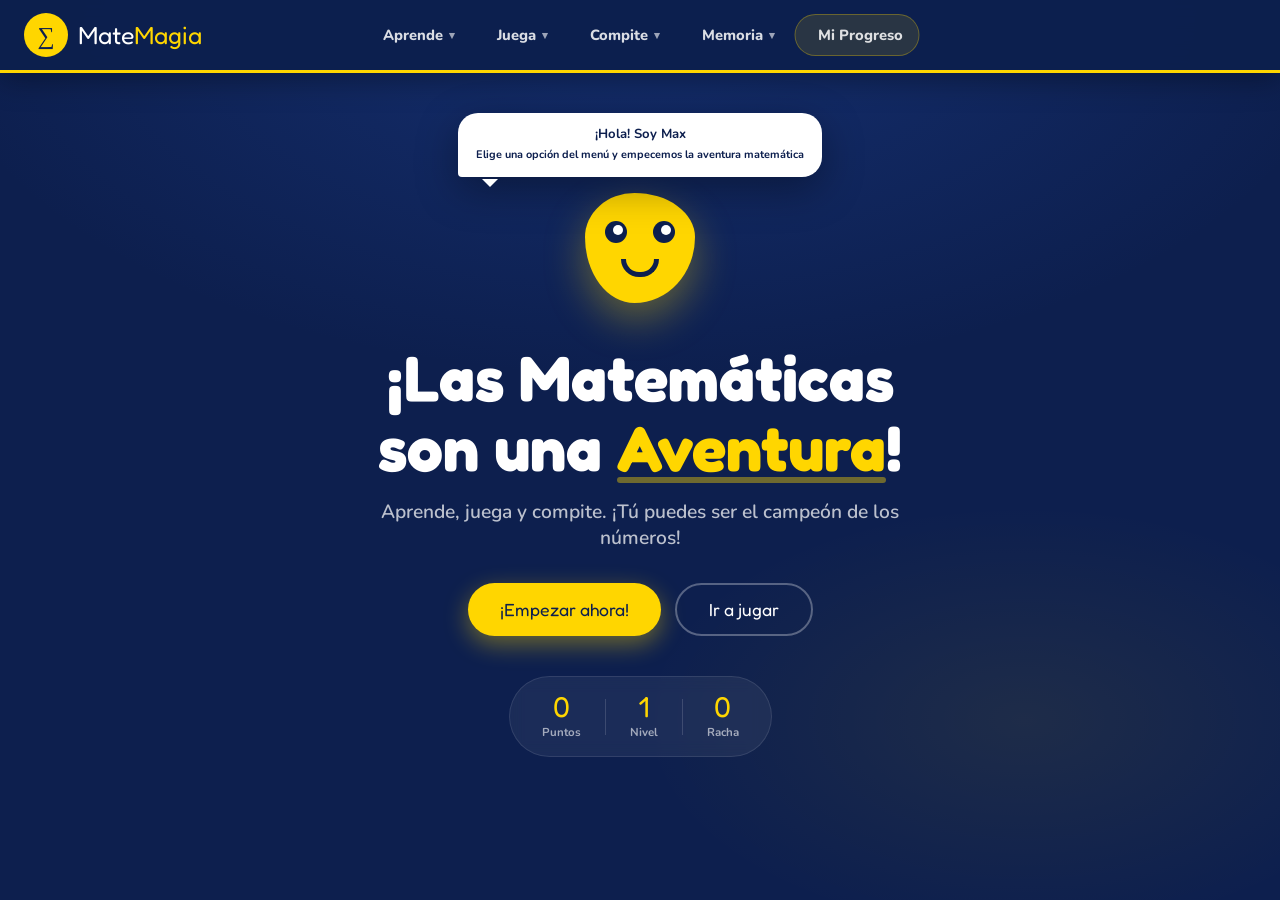
<file: src/index.html>
<!DOCTYPE html>
<html lang="es">
<head>
  <meta charset="UTF-8" />
  <meta name="viewport" content="width=device-width, initial-scale=1.0" />
  <title>MateMagia — Aprende Matemáticas Jugando</title>
  <link rel="preconnect" href="https://fonts.googleapis.com" />
  <link rel="preconnect" href="https://fonts.gstatic.com" crossorigin />
  <link href="https://fonts.googleapis.com/css2?family=Fredoka+One&family=Nunito:wght@400;600;700;800;900&display=swap" rel="stylesheet" />
  <link rel="stylesheet" href="css/Styles.css" />
</head>
<body>

  <!-- PARTÍCULAS -->
  <div class="particles" id="particles"></div>

  <!-- ══════════════════════════════════════
       NAVBAR PRINCIPAL
  ══════════════════════════════════════ -->
  <nav class="navbar" id="navbar">
    <div class="navbar-inner">

      <!-- LOGO -->
      <a class="nav-logo" href="#" id="navLogo">
        <div class="nav-logo-icon">∑</div>
        <span class="nav-logo-text">Mate<span class="accent">Magia</span></span>
      </a>

      <!-- LINKS CENTRADOS -->
      <ul class="nav-links" id="navLinks">

        <!-- APRENDE -->
        <li class="nav-item has-dropdown" id="navAprende">
          <button class="nav-btn" id="btnAprende">
            <span class="nav-icon"></span>
            <span class="nav-label">Aprende</span>
            <span class="nav-chevron">▾</span>
          </button>
          <div class="dropdown" id="dropAprende">
            <div class="dropdown-header">¿Con cuántas cifras quieres practicar?</div>
            <a class="drop-item" data-modulo="aprende" data-sub="1">
              <div class="drop-icon"></div>
              <div class="drop-info">
                <div class="drop-title">1 Cifra</div>
                <div class="drop-sub">Ej: 3 + 5 = ?</div>
              </div>
              <div class="drop-badge start">Empieza aquí</div>
            </a>
            <a class="drop-item" data-modulo="aprende" data-sub="2">
              <div class="drop-icon"></div>
              <div class="drop-info">
                <div class="drop-title">2 Cifras</div>
                <div class="drop-sub">Ej: 24 + 37 = ?</div>
              </div>
              <div class="drop-badge mid">Nivel Medio</div>
            </a>
            <a class="drop-item" data-modulo="aprende" data-sub="3">
              <div class="drop-icon"></div>
              <div class="drop-info">
                <div class="drop-title">3 Cifras</div>
                <div class="drop-sub">Ej: 123 + 456 = ?</div>
              </div>
              <div class="drop-badge pro">Eres Pro</div>
            </a>
          </div>
        </li>

        <!-- JUEGA -->
        <li class="nav-item has-dropdown" id="navJuega">
          <button class="nav-btn" id="btnJuega">
            <span class="nav-icon"></span>
            <span class="nav-label">Juega</span>
            <span class="nav-chevron">▾</span>
          </button>
          <div class="dropdown" id="dropJuega">
            <div class="dropdown-header">¡Elige tu juego favorito!</div>
            <a class="drop-item" data-modulo="juego" data-sub="operacion-rapida">
              <div class="drop-icon"></div>
              <div class="drop-info">
                <div class="drop-title">Operación Rápida</div>
                <div class="drop-sub">Resuelve antes de que acabe el tiempo</div>
              </div>
            </a>
            <a class="drop-item" data-modulo="juego" data-sub="globos">
              <div class="drop-icon"></div>
              <div class="drop-info">
                <div class="drop-title">Explota Globos</div>
                <div class="drop-sub">Revienta el globo correcto</div>
              </div>
            </a>
            <a class="drop-item locked" data-coming="true">
              <div class="drop-icon"></div>
              <div class="drop-info">
                <div class="drop-title">Viaje Espacial</div>
                <div class="drop-sub">Misiones matemáticas galácticas</div>
              </div>
              <div class="drop-badge lock"> Pronto</div>
            </a>
            <a class="drop-item locked" data-coming="true">
              <div class="drop-icon"></div>
              <div class="drop-info">
                <div class="drop-title">Chef Matemático</div>
                <div class="drop-sub">Cocina con los números</div>
              </div>
              <div class="drop-badge lock"> Pronto</div>
            </a>
          </div>
        </li>

        <!-- COMPITE -->
        <li class="nav-item has-dropdown" id="navCompite">
          <button class="nav-btn" id="btnCompite">
            <span class="nav-icon"></span>
            <span class="nav-label">Compite</span>
            <span class="nav-chevron">▾</span>
          </button>
          <div class="dropdown" id="dropCompite">
            <div class="dropdown-header">¡Demuestra quién es el campeón!</div>
            <a class="drop-item" data-modulo="compite" data-sub="duelo">
              <div class="drop-icon"></div>
              <div class="drop-info">
                <div class="drop-title">Duelo Matemático</div>
                <div class="drop-sub">Tú vs un amigo — el más rápido gana</div>
              </div>
            </a>
            <a class="drop-item" data-modulo="compite" data-sub="torneo">
              <div class="drop-icon"></div>
              <div class="drop-info">
                <div class="drop-title">Torneo en Clase</div>
                <div class="drop-sub">Hasta 8 jugadores en simultáneo</div>
              </div>
            </a>
          </div>
        </li>

        <!-- MEMORIA -->
        <li class="nav-item has-dropdown" id="navMemoria">
          <button class="nav-btn" id="btnMemoria">
            <span class="nav-icon"></span>
            <span class="nav-label">Memoria</span>
            <span class="nav-chevron">▾</span>
          </button>
          <div class="dropdown" id="dropMemoria">
            <div class="dropdown-header">¡Entrena tu mente matemática!</div>
            <a class="drop-item" data-modulo="memoria" data-sub="tarjetas">
              <div class="drop-icon"></div>
              <div class="drop-info">
                <div class="drop-title">Tarjetas Mágicas</div>
                <div class="drop-sub">Encuentra los pares matemáticos</div>
              </div>
            </a>
            <a class="drop-item" data-modulo="memoria" data-sub="secuencia">
              <div class="drop-icon"></div>
              <div class="drop-info">
                <div class="drop-title">Secuencia Numérica</div>
                <div class="drop-sub">Repite el patrón antes que desaparezca</div>
              </div>
            </a>
            <a class="drop-item" data-modulo="memoria" data-sub="flash">
              <div class="drop-icon"></div>
              <div class="drop-info">
                <div class="drop-title">Flash Mental</div>
                <div class="drop-sub">Lee números ultra rápido</div>
              </div>
            </a>
          </div>
        </li>

        <!-- MI PROGRESO -->
        <li class="nav-item" id="navProgreso">
          <button class="nav-btn nav-btn-progreso" id="btnProgreso" data-modulo="progreso" data-sub="ver">
            <span class="nav-icon"></span>
            <span class="nav-label">Mi Progreso</span>
          </button>
        </li>

      </ul>

      <!-- HAMBURGER -->
      <button class="hamburger" id="hamburger" aria-label="Menú">
        <span></span><span></span><span></span>
      </button>

    </div>

    <!-- MENÚ MÓVIL -->
    <div class="mobile-menu" id="mobileMenu">
      <div class="mobile-links">
        <div class="mob-section">
          <div class="mob-section-title"> Aprende</div>
          <a class="mob-item" data-modulo="aprende" data-sub="1"> 1 Cifra — ¡Empieza aquí!</a>
          <a class="mob-item" data-modulo="aprende" data-sub="2"> 2 Cifras</a>
          <a class="mob-item" data-modulo="aprende" data-sub="3"> 3 Cifras — ¡Eres Pro!</a>
        </div>
        <div class="mob-section">
          <div class="mob-section-title"> Juega</div>
          <a class="mob-item" data-modulo="juego" data-sub="operacion-rapida"> Operación Rápida</a>
          <a class="mob-item" data-modulo="juego" data-sub="globos"> Explota Globos</a>
          <a class="mob-item mob-locked" data-coming="true"> Viaje Espacial — Pronto</a>
        </div>
        <div class="mob-section">
          <div class="mob-section-title"> Compite</div>
          <a class="mob-item" data-modulo="compite" data-sub="duelo"> Duelo Matemático</a>
          <a class="mob-item" data-modulo="compite" data-sub="torneo"> Torneo en Clase</a>
        </div>
        <div class="mob-section">
          <div class="mob-section-title"> Memoria</div>
          <a class="mob-item" data-modulo="memoria" data-sub="tarjetas"> Tarjetas Mágicas</a>
          <a class="mob-item" data-modulo="memoria" data-sub="secuencia"> Secuencia Numérica</a>
          <a class="mob-item" data-modulo="memoria" data-sub="flash"> Flash Mental</a>
        </div>
        <div class="mob-section">
          <a class="mob-item mob-progress" data-modulo="progreso" data-sub="ver"> Mi Progreso</a>
        </div>
      </div>
    </div>

  </nav>

  <!-- ══════════════════════════════════════
       HERO
  ══════════════════════════════════════ -->
  <main class="hero-section" id="heroSection">

    <!-- MASCOTA -->
    <div class="mascot-wrap">
      <div class="mascot" id="mascot">
        <div class="mascot-body">
          <div class="eye left-eye"><div class="pupil"></div></div>
          <div class="eye right-eye"><div class="pupil"></div></div>
          <div class="mascot-mouth"></div>
        </div>
        <div class="speech-bubble" id="mascotBubble">
          ¡Hola! Soy <strong>Max</strong> <br>
          <small>Elige una opción del menú y empecemos la aventura matemática</small>
        </div>
      </div>
    </div>

    <!-- TÍTULO HERO -->
    <div class="hero-text">
      <h1 class="hero-title">
        ¡Las Matemáticas<br>son una
        <span class="hero-highlight">Aventura</span>!
      </h1>
      <p class="hero-sub">Aprende, juega y compite. ¡Tú puedes ser el campeón de los números! </p>
      <div class="hero-cta">
        <button class="btn-primary" id="btnEmpezar"> ¡Empezar ahora!</button>
        <button class="btn-secondary" id="btnJugarDirecto"> Ir a jugar</button>
      </div>
    </div>

    <!-- STATS -->
    <div class="quick-stats">
      <div class="qstat">
        <div class="qstat-val" id="qScore">0</div>
        <div class="qstat-lbl">Puntos</div>
      </div>
      <div class="qstat-divider"></div>
      <div class="qstat">
        <div class="qstat-val" id="qLevel">1</div>
        <div class="qstat-lbl">Nivel</div>
      </div>
      <div class="qstat-divider"></div>
      <div class="qstat">
        <div class="qstat-val" id="qStreak">0</div>
        <div class="qstat-lbl">Racha </div>
      </div>
    </div>

  </main>

  <!-- TOAST -->
  <div class="toast" id="toast"></div>

  <!-- OVERLAY -->
  <div class="overlay" id="overlay"></div>

  <script src="Scripts/app.js"></script>
</body>
</html>
</file>
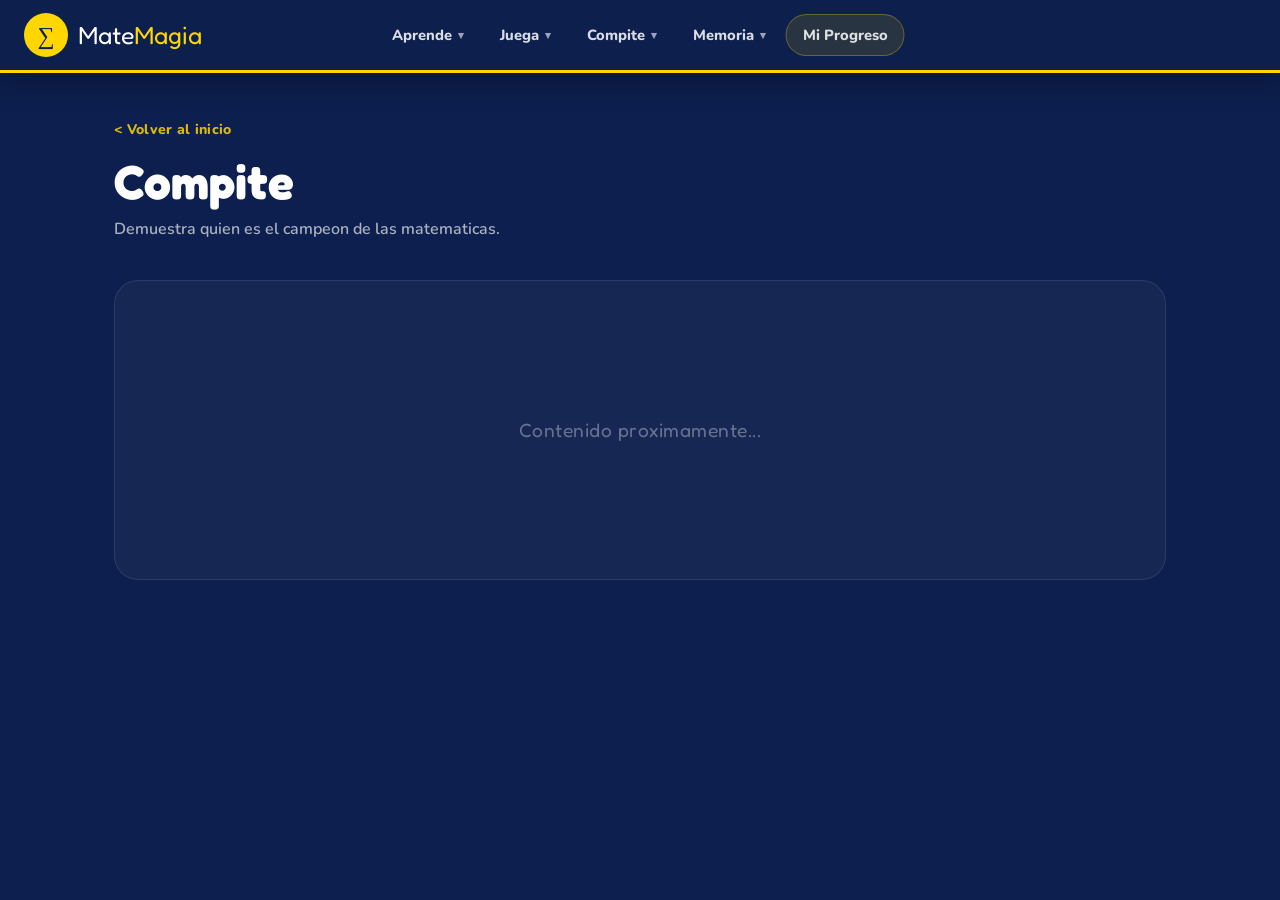
<file: compite.html>
<!DOCTYPE html>
<html lang="es">
<head>
  <meta charset="UTF-8" />
  <meta name="viewport" content="width=device-width, initial-scale=1.0" />
  <link rel="preconnect" href="https://fonts.googleapis.com" />
  <link rel="preconnect" href="https://fonts.gstatic.com" crossorigin />
  <link href="https://fonts.googleapis.com/css2?family=Fredoka+One&family=Nunito:wght@400;600;700;800;900&display=swap" rel="stylesheet" />
  <link rel="stylesheet" href="Styles.css" />
  <title>MateMagia — Compite</title>
</head>
<body>
  <div class="particles" id="particles"></div>
  <nav class="navbar" id="navbar">
    <div class="navbar-inner">
      <a class="nav-logo" href="#" id="navLogo">
        <div class="nav-logo-icon">&#8721;</div>
        <span class="nav-logo-text">Mate<span class="accent">Magia</span></span>
      </a>
      <ul class="nav-links" id="navLinks">
        <li class="nav-item has-dropdown" id="navAprende">
          <button class="nav-btn" id="btnAprende">
            <span class="nav-label">Aprende</span>
            <span class="nav-chevron">&#9662;</span>
          </button>
          <div class="dropdown" id="dropAprende">
            <div class="dropdown-header">Con cuantas cifras quieres practicar?</div>
            <a class="drop-item" data-modulo="aprende" data-sub="1">
              <div class="drop-info"><div class="drop-title">1 Cifra</div><div class="drop-sub">Ej: 3 + 5 = ?</div></div>
              <div class="drop-badge start">Empieza aqui</div>
            </a>
            <a class="drop-item" data-modulo="aprende" data-sub="2">
              <div class="drop-info"><div class="drop-title">2 Cifras</div><div class="drop-sub">Ej: 24 + 37 = ?</div></div>
              <div class="drop-badge mid">Nivel Medio</div>
            </a>
            <a class="drop-item" data-modulo="aprende" data-sub="3">
              <div class="drop-info"><div class="drop-title">3 Cifras</div><div class="drop-sub">Ej: 123 + 456 = ?</div></div>
              <div class="drop-badge pro">Eres Pro</div>
            </a>
          </div>
        </li>
        <li class="nav-item has-dropdown" id="navJuega">
          <button class="nav-btn" id="btnJuega">
            <span class="nav-label">Juega</span>
            <span class="nav-chevron">&#9662;</span>
          </button>
          <div class="dropdown" id="dropJuega">
            <div class="dropdown-header">Elige tu juego favorito!</div>
            <a class="drop-item" data-modulo="juego" data-sub="operacion-rapida">
              <div class="drop-info"><div class="drop-title">Operacion Rapida</div><div class="drop-sub">Resuelve antes de que acabe el tiempo</div></div>
            </a>
            <a class="drop-item" data-modulo="juego" data-sub="globos">
              <div class="drop-info"><div class="drop-title">Explota Globos</div><div class="drop-sub">Revienta el globo correcto</div></div>
            </a>
            <a class="drop-item locked" data-coming="true">
              <div class="drop-info"><div class="drop-title">Viaje Espacial</div><div class="drop-sub">Misiones matematicas galacticas</div></div>
              <div class="drop-badge lock">Pronto</div>
            </a>
            <a class="drop-item locked" data-coming="true">
              <div class="drop-info"><div class="drop-title">Chef Matematico</div><div class="drop-sub">Cocina con los numeros</div></div>
              <div class="drop-badge lock">Pronto</div>
            </a>
          </div>
        </li>
        <li class="nav-item has-dropdown" id="navCompite">
          <button class="nav-btn" id="btnCompite">
            <span class="nav-label">Compite</span>
            <span class="nav-chevron">&#9662;</span>
          </button>
          <div class="dropdown" id="dropCompite">
            <div class="dropdown-header">Demuestra quien es el campeon!</div>
            <a class="drop-item" data-modulo="compite" data-sub="duelo">
              <div class="drop-info"><div class="drop-title">Duelo Matematico</div><div class="drop-sub">Tu vs un amigo — el mas rapido gana</div></div>
            </a>
            <a class="drop-item" data-modulo="compite" data-sub="torneo">
              <div class="drop-info"><div class="drop-title">Torneo en Clase</div><div class="drop-sub">Hasta 8 jugadores en simultaneo</div></div>
            </a>
          </div>
        </li>
        <li class="nav-item has-dropdown" id="navMemoria">
          <button class="nav-btn" id="btnMemoria">
            <span class="nav-label">Memoria</span>
            <span class="nav-chevron">&#9662;</span>
          </button>
          <div class="dropdown" id="dropMemoria">
            <div class="dropdown-header">Entrena tu mente matematica!</div>
            <a class="drop-item" data-modulo="memoria" data-sub="tarjetas">
              <div class="drop-info"><div class="drop-title">Tarjetas Magicas</div><div class="drop-sub">Encuentra los pares matematicos</div></div>
            </a>
            <a class="drop-item" data-modulo="memoria" data-sub="secuencia">
              <div class="drop-info"><div class="drop-title">Secuencia Numerica</div><div class="drop-sub">Repite el patron antes que desaparezca</div></div>
            </a>
            <a class="drop-item" data-modulo="memoria" data-sub="flash">
              <div class="drop-info"><div class="drop-title">Flash Mental</div><div class="drop-sub">Lee numeros ultra rapido</div></div>
            </a>
          </div>
        </li>
        <li class="nav-item" id="navProgreso">
          <button class="nav-btn nav-btn-progreso" id="btnProgreso" data-modulo="progreso" data-sub="ver">
            <span class="nav-label">Mi Progreso</span>
          </button>
        </li>
      </ul>
      <button class="hamburger" id="hamburger" aria-label="Menu">
        <span></span><span></span><span></span>
      </button>
    </div>
    <div class="mobile-menu" id="mobileMenu">
      <div class="mobile-links">
        <div class="mob-section">
          <div class="mob-section-title">Aprende</div>
          <a class="mob-item" data-modulo="aprende" data-sub="1">1 Cifra</a>
          <a class="mob-item" data-modulo="aprende" data-sub="2">2 Cifras</a>
          <a class="mob-item" data-modulo="aprende" data-sub="3">3 Cifras</a>
        </div>
        <div class="mob-section">
          <div class="mob-section-title">Juega</div>
          <a class="mob-item" data-modulo="juego" data-sub="operacion-rapida">Operacion Rapida</a>
          <a class="mob-item" data-modulo="juego" data-sub="globos">Explota Globos</a>
          <a class="mob-item mob-locked" data-coming="true">Viaje Espacial — Pronto</a>
        </div>
        <div class="mob-section">
          <div class="mob-section-title">Compite</div>
          <a class="mob-item" data-modulo="compite" data-sub="duelo">Duelo Matematico</a>
          <a class="mob-item" data-modulo="compite" data-sub="torneo">Torneo en Clase</a>
        </div>
        <div class="mob-section">
          <div class="mob-section-title">Memoria</div>
          <a class="mob-item" data-modulo="memoria" data-sub="tarjetas">Tarjetas Magicas</a>
          <a class="mob-item" data-modulo="memoria" data-sub="secuencia">Secuencia Numerica</a>
          <a class="mob-item" data-modulo="memoria" data-sub="flash">Flash Mental</a>
        </div>
        <div class="mob-section">
          <a class="mob-item mob-progress" data-modulo="progreso" data-sub="ver">Mi Progreso</a>
        </div>
      </div>
    </div>
  </nav>
  <main class="page-main" id="pageMain">
    <div class="page-header">
      <a class="btn-back" id="btnBack">Volver al inicio</a>
      <h1 class="page-title" id="pageTitle">Compite</h1>
      <p class="page-desc" id="pageDesc">Demuestra quien es el campeon de las matematicas.</p>
    </div>
    <section class="page-content" id="pageContent">
      <!-- Contenido del modulo Compite se inyecta aqui -->
    </section>
  </main>
  <div class="toast" id="toast"></div>
  <div class="overlay" id="overlay"></div>
  <script src="app.js"></script>
</body>
</html>
</file>
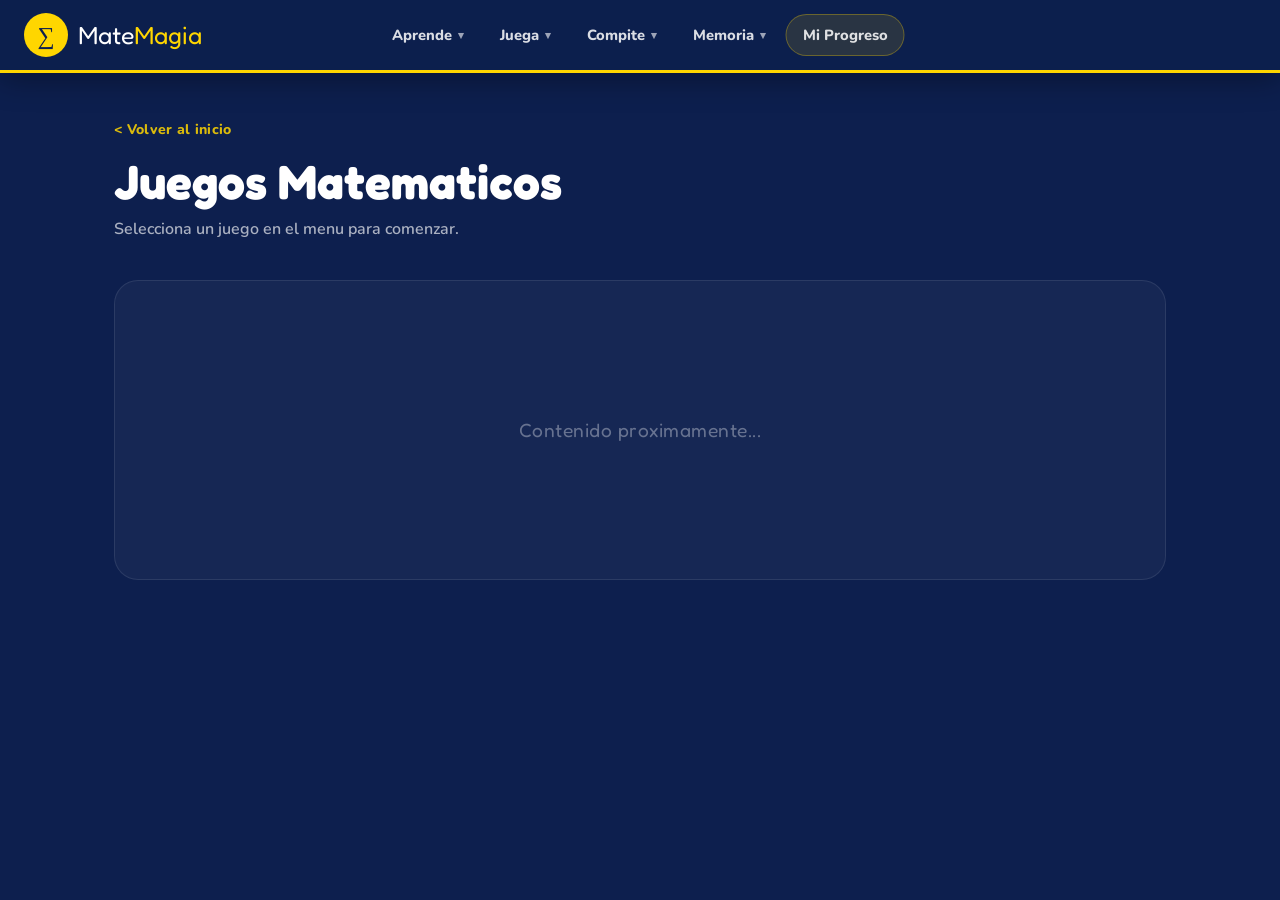
<file: juega.html>
<!DOCTYPE html>
<html lang="es">
<head>
  <meta charset="UTF-8" />
  <meta name="viewport" content="width=device-width, initial-scale=1.0" />
  <link rel="preconnect" href="https://fonts.googleapis.com" />
  <link rel="preconnect" href="https://fonts.gstatic.com" crossorigin />
  <link href="https://fonts.googleapis.com/css2?family=Fredoka+One&family=Nunito:wght@400;600;700;800;900&display=swap" rel="stylesheet" />
  <link rel="stylesheet" href="Styles.css" />
  <title>MateMagia — Juega</title>
</head>
<body>
  <div class="particles" id="particles"></div>
  <nav class="navbar" id="navbar">
    <div class="navbar-inner">
      <a class="nav-logo" href="#" id="navLogo">
        <div class="nav-logo-icon">&#8721;</div>
        <span class="nav-logo-text">Mate<span class="accent">Magia</span></span>
      </a>
      <ul class="nav-links" id="navLinks">
        <li class="nav-item has-dropdown" id="navAprende">
          <button class="nav-btn" id="btnAprende">
            <span class="nav-label">Aprende</span>
            <span class="nav-chevron">&#9662;</span>
          </button>
          <div class="dropdown" id="dropAprende">
            <div class="dropdown-header">Con cuantas cifras quieres practicar?</div>
            <a class="drop-item" data-modulo="aprende" data-sub="1">
              <div class="drop-info"><div class="drop-title">1 Cifra</div><div class="drop-sub">Ej: 3 + 5 = ?</div></div>
              <div class="drop-badge start">Empieza aqui</div>
            </a>
            <a class="drop-item" data-modulo="aprende" data-sub="2">
              <div class="drop-info"><div class="drop-title">2 Cifras</div><div class="drop-sub">Ej: 24 + 37 = ?</div></div>
              <div class="drop-badge mid">Nivel Medio</div>
            </a>
            <a class="drop-item" data-modulo="aprende" data-sub="3">
              <div class="drop-info"><div class="drop-title">3 Cifras</div><div class="drop-sub">Ej: 123 + 456 = ?</div></div>
              <div class="drop-badge pro">Eres Pro</div>
            </a>
          </div>
        </li>
        <li class="nav-item has-dropdown" id="navJuega">
          <button class="nav-btn" id="btnJuega">
            <span class="nav-label">Juega</span>
            <span class="nav-chevron">&#9662;</span>
          </button>
          <div class="dropdown" id="dropJuega">
            <div class="dropdown-header">Elige tu juego favorito!</div>
            <a class="drop-item" data-modulo="juego" data-sub="operacion-rapida">
              <div class="drop-info"><div class="drop-title">Operacion Rapida</div><div class="drop-sub">Resuelve antes de que acabe el tiempo</div></div>
            </a>
            <a class="drop-item" data-modulo="juego" data-sub="globos">
              <div class="drop-info"><div class="drop-title">Explota Globos</div><div class="drop-sub">Revienta el globo correcto</div></div>
            </a>
            <a class="drop-item locked" data-coming="true">
              <div class="drop-info"><div class="drop-title">Viaje Espacial</div><div class="drop-sub">Misiones matematicas galacticas</div></div>
              <div class="drop-badge lock">Pronto</div>
            </a>
            <a class="drop-item locked" data-coming="true">
              <div class="drop-info"><div class="drop-title">Chef Matematico</div><div class="drop-sub">Cocina con los numeros</div></div>
              <div class="drop-badge lock">Pronto</div>
            </a>
          </div>
        </li>
        <li class="nav-item has-dropdown" id="navCompite">
          <button class="nav-btn" id="btnCompite">
            <span class="nav-label">Compite</span>
            <span class="nav-chevron">&#9662;</span>
          </button>
          <div class="dropdown" id="dropCompite">
            <div class="dropdown-header">Demuestra quien es el campeon!</div>
            <a class="drop-item" data-modulo="compite" data-sub="duelo">
              <div class="drop-info"><div class="drop-title">Duelo Matematico</div><div class="drop-sub">Tu vs un amigo — el mas rapido gana</div></div>
            </a>
            <a class="drop-item" data-modulo="compite" data-sub="torneo">
              <div class="drop-info"><div class="drop-title">Torneo en Clase</div><div class="drop-sub">Hasta 8 jugadores en simultaneo</div></div>
            </a>
          </div>
        </li>
        <li class="nav-item has-dropdown" id="navMemoria">
          <button class="nav-btn" id="btnMemoria">
            <span class="nav-label">Memoria</span>
            <span class="nav-chevron">&#9662;</span>
          </button>
          <div class="dropdown" id="dropMemoria">
            <div class="dropdown-header">Entrena tu mente matematica!</div>
            <a class="drop-item" data-modulo="memoria" data-sub="tarjetas">
              <div class="drop-info"><div class="drop-title">Tarjetas Magicas</div><div class="drop-sub">Encuentra los pares matematicos</div></div>
            </a>
            <a class="drop-item" data-modulo="memoria" data-sub="secuencia">
              <div class="drop-info"><div class="drop-title">Secuencia Numerica</div><div class="drop-sub">Repite el patron antes que desaparezca</div></div>
            </a>
            <a class="drop-item" data-modulo="memoria" data-sub="flash">
              <div class="drop-info"><div class="drop-title">Flash Mental</div><div class="drop-sub">Lee numeros ultra rapido</div></div>
            </a>
          </div>
        </li>
        <li class="nav-item" id="navProgreso">
          <button class="nav-btn nav-btn-progreso" id="btnProgreso" data-modulo="progreso" data-sub="ver">
            <span class="nav-label">Mi Progreso</span>
          </button>
        </li>
      </ul>
      <button class="hamburger" id="hamburger" aria-label="Menu">
        <span></span><span></span><span></span>
      </button>
    </div>
    <div class="mobile-menu" id="mobileMenu">
      <div class="mobile-links">
        <div class="mob-section">
          <div class="mob-section-title">Aprende</div>
          <a class="mob-item" data-modulo="aprende" data-sub="1">1 Cifra</a>
          <a class="mob-item" data-modulo="aprende" data-sub="2">2 Cifras</a>
          <a class="mob-item" data-modulo="aprende" data-sub="3">3 Cifras</a>
        </div>
        <div class="mob-section">
          <div class="mob-section-title">Juega</div>
          <a class="mob-item" data-modulo="juego" data-sub="operacion-rapida">Operacion Rapida</a>
          <a class="mob-item" data-modulo="juego" data-sub="globos">Explota Globos</a>
          <a class="mob-item mob-locked" data-coming="true">Viaje Espacial — Pronto</a>
        </div>
        <div class="mob-section">
          <div class="mob-section-title">Compite</div>
          <a class="mob-item" data-modulo="compite" data-sub="duelo">Duelo Matematico</a>
          <a class="mob-item" data-modulo="compite" data-sub="torneo">Torneo en Clase</a>
        </div>
        <div class="mob-section">
          <div class="mob-section-title">Memoria</div>
          <a class="mob-item" data-modulo="memoria" data-sub="tarjetas">Tarjetas Magicas</a>
          <a class="mob-item" data-modulo="memoria" data-sub="secuencia">Secuencia Numerica</a>
          <a class="mob-item" data-modulo="memoria" data-sub="flash">Flash Mental</a>
        </div>
        <div class="mob-section">
          <a class="mob-item mob-progress" data-modulo="progreso" data-sub="ver">Mi Progreso</a>
        </div>
      </div>
    </div>
  </nav>
  <main class="page-main" id="pageMain">
    <div class="page-header">
      <a class="btn-back" id="btnBack">Volver al inicio</a>
      <h1 class="page-title" id="pageTitle">Juegos Matematicos</h1>
      <p class="page-desc" id="pageDesc">Selecciona un juego en el menu para comenzar.</p>
    </div>
    <section class="page-content" id="pageContent">
      <!-- Contenido del modulo Juega se inyecta aqui -->
    </section>
  </main>
  <div class="toast" id="toast"></div>
  <div class="overlay" id="overlay"></div>
  <script src="app.js"></script>
</body>
</html>
</file>
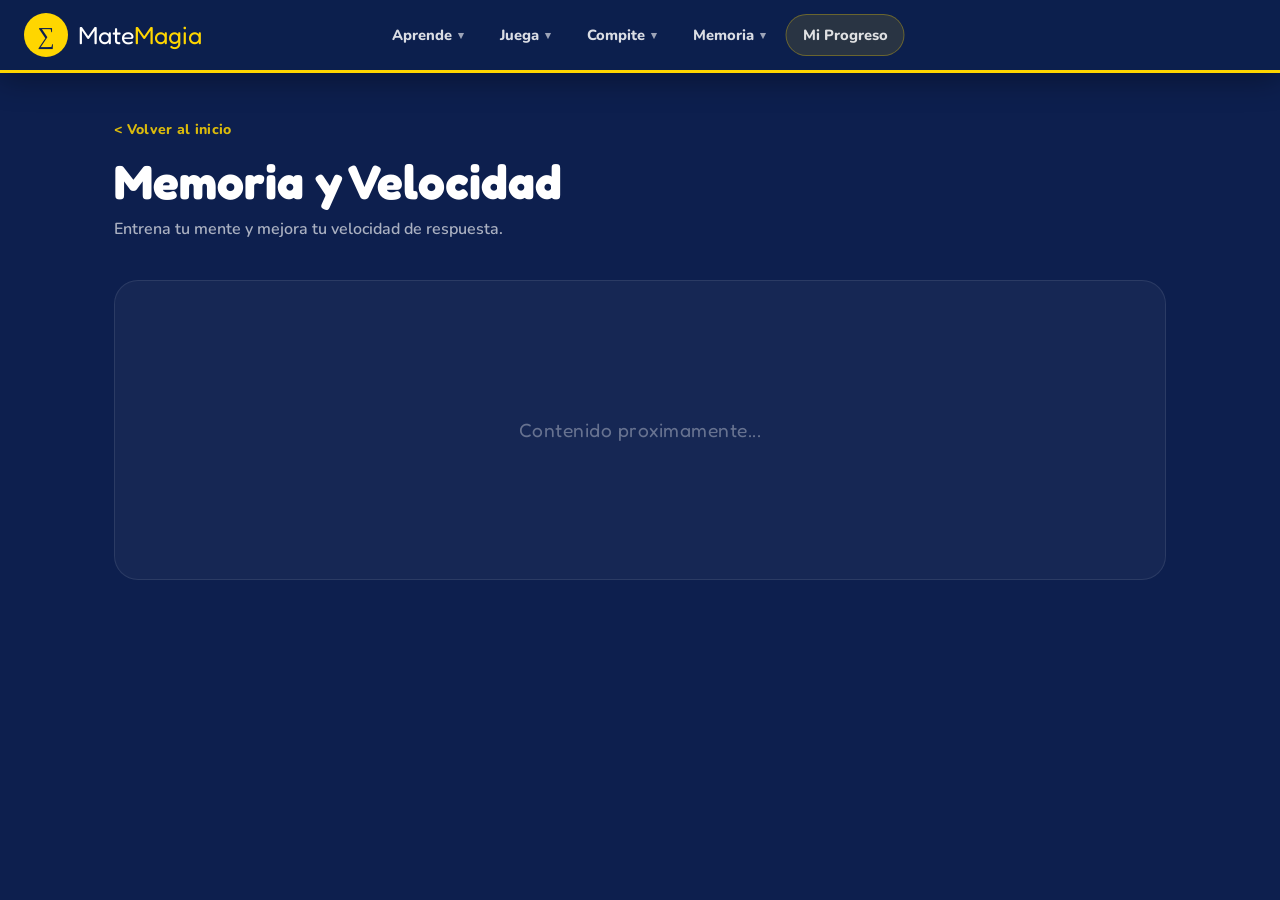
<file: memoria.html>
<!DOCTYPE html>
<html lang="es">
<head>
  <meta charset="UTF-8" />
  <meta name="viewport" content="width=device-width, initial-scale=1.0" />
  <link rel="preconnect" href="https://fonts.googleapis.com" />
  <link rel="preconnect" href="https://fonts.gstatic.com" crossorigin />
  <link href="https://fonts.googleapis.com/css2?family=Fredoka+One&family=Nunito:wght@400;600;700;800;900&display=swap" rel="stylesheet" />
  <link rel="stylesheet" href="Styles.css" />
  <title>MateMagia — Memoria</title>
</head>
<body>
  <div class="particles" id="particles"></div>
  <nav class="navbar" id="navbar">
    <div class="navbar-inner">
      <a class="nav-logo" href="#" id="navLogo">
        <div class="nav-logo-icon">&#8721;</div>
        <span class="nav-logo-text">Mate<span class="accent">Magia</span></span>
      </a>
      <ul class="nav-links" id="navLinks">
        <li class="nav-item has-dropdown" id="navAprende">
          <button class="nav-btn" id="btnAprende">
            <span class="nav-label">Aprende</span>
            <span class="nav-chevron">&#9662;</span>
          </button>
          <div class="dropdown" id="dropAprende">
            <div class="dropdown-header">Con cuantas cifras quieres practicar?</div>
            <a class="drop-item" data-modulo="aprende" data-sub="1">
              <div class="drop-info"><div class="drop-title">1 Cifra</div><div class="drop-sub">Ej: 3 + 5 = ?</div></div>
              <div class="drop-badge start">Empieza aqui</div>
            </a>
            <a class="drop-item" data-modulo="aprende" data-sub="2">
              <div class="drop-info"><div class="drop-title">2 Cifras</div><div class="drop-sub">Ej: 24 + 37 = ?</div></div>
              <div class="drop-badge mid">Nivel Medio</div>
            </a>
            <a class="drop-item" data-modulo="aprende" data-sub="3">
              <div class="drop-info"><div class="drop-title">3 Cifras</div><div class="drop-sub">Ej: 123 + 456 = ?</div></div>
              <div class="drop-badge pro">Eres Pro</div>
            </a>
          </div>
        </li>
        <li class="nav-item has-dropdown" id="navJuega">
          <button class="nav-btn" id="btnJuega">
            <span class="nav-label">Juega</span>
            <span class="nav-chevron">&#9662;</span>
          </button>
          <div class="dropdown" id="dropJuega">
            <div class="dropdown-header">Elige tu juego favorito!</div>
            <a class="drop-item" data-modulo="juego" data-sub="operacion-rapida">
              <div class="drop-info"><div class="drop-title">Operacion Rapida</div><div class="drop-sub">Resuelve antes de que acabe el tiempo</div></div>
            </a>
            <a class="drop-item" data-modulo="juego" data-sub="globos">
              <div class="drop-info"><div class="drop-title">Explota Globos</div><div class="drop-sub">Revienta el globo correcto</div></div>
            </a>
            <a class="drop-item locked" data-coming="true">
              <div class="drop-info"><div class="drop-title">Viaje Espacial</div><div class="drop-sub">Misiones matematicas galacticas</div></div>
              <div class="drop-badge lock">Pronto</div>
            </a>
            <a class="drop-item locked" data-coming="true">
              <div class="drop-info"><div class="drop-title">Chef Matematico</div><div class="drop-sub">Cocina con los numeros</div></div>
              <div class="drop-badge lock">Pronto</div>
            </a>
          </div>
        </li>
        <li class="nav-item has-dropdown" id="navCompite">
          <button class="nav-btn" id="btnCompite">
            <span class="nav-label">Compite</span>
            <span class="nav-chevron">&#9662;</span>
          </button>
          <div class="dropdown" id="dropCompite">
            <div class="dropdown-header">Demuestra quien es el campeon!</div>
            <a class="drop-item" data-modulo="compite" data-sub="duelo">
              <div class="drop-info"><div class="drop-title">Duelo Matematico</div><div class="drop-sub">Tu vs un amigo — el mas rapido gana</div></div>
            </a>
            <a class="drop-item" data-modulo="compite" data-sub="torneo">
              <div class="drop-info"><div class="drop-title">Torneo en Clase</div><div class="drop-sub">Hasta 8 jugadores en simultaneo</div></div>
            </a>
          </div>
        </li>
        <li class="nav-item has-dropdown" id="navMemoria">
          <button class="nav-btn" id="btnMemoria">
            <span class="nav-label">Memoria</span>
            <span class="nav-chevron">&#9662;</span>
          </button>
          <div class="dropdown" id="dropMemoria">
            <div class="dropdown-header">Entrena tu mente matematica!</div>
            <a class="drop-item" data-modulo="memoria" data-sub="tarjetas">
              <div class="drop-info"><div class="drop-title">Tarjetas Magicas</div><div class="drop-sub">Encuentra los pares matematicos</div></div>
            </a>
            <a class="drop-item" data-modulo="memoria" data-sub="secuencia">
              <div class="drop-info"><div class="drop-title">Secuencia Numerica</div><div class="drop-sub">Repite el patron antes que desaparezca</div></div>
            </a>
            <a class="drop-item" data-modulo="memoria" data-sub="flash">
              <div class="drop-info"><div class="drop-title">Flash Mental</div><div class="drop-sub">Lee numeros ultra rapido</div></div>
            </a>
          </div>
        </li>
        <li class="nav-item" id="navProgreso">
          <button class="nav-btn nav-btn-progreso" id="btnProgreso" data-modulo="progreso" data-sub="ver">
            <span class="nav-label">Mi Progreso</span>
          </button>
        </li>
      </ul>
      <button class="hamburger" id="hamburger" aria-label="Menu">
        <span></span><span></span><span></span>
      </button>
    </div>
    <div class="mobile-menu" id="mobileMenu">
      <div class="mobile-links">
        <div class="mob-section">
          <div class="mob-section-title">Aprende</div>
          <a class="mob-item" data-modulo="aprende" data-sub="1">1 Cifra</a>
          <a class="mob-item" data-modulo="aprende" data-sub="2">2 Cifras</a>
          <a class="mob-item" data-modulo="aprende" data-sub="3">3 Cifras</a>
        </div>
        <div class="mob-section">
          <div class="mob-section-title">Juega</div>
          <a class="mob-item" data-modulo="juego" data-sub="operacion-rapida">Operacion Rapida</a>
          <a class="mob-item" data-modulo="juego" data-sub="globos">Explota Globos</a>
          <a class="mob-item mob-locked" data-coming="true">Viaje Espacial — Pronto</a>
        </div>
        <div class="mob-section">
          <div class="mob-section-title">Compite</div>
          <a class="mob-item" data-modulo="compite" data-sub="duelo">Duelo Matematico</a>
          <a class="mob-item" data-modulo="compite" data-sub="torneo">Torneo en Clase</a>
        </div>
        <div class="mob-section">
          <div class="mob-section-title">Memoria</div>
          <a class="mob-item" data-modulo="memoria" data-sub="tarjetas">Tarjetas Magicas</a>
          <a class="mob-item" data-modulo="memoria" data-sub="secuencia">Secuencia Numerica</a>
          <a class="mob-item" data-modulo="memoria" data-sub="flash">Flash Mental</a>
        </div>
        <div class="mob-section">
          <a class="mob-item mob-progress" data-modulo="progreso" data-sub="ver">Mi Progreso</a>
        </div>
      </div>
    </div>
  </nav>
  <main class="page-main" id="pageMain">
    <div class="page-header">
      <a class="btn-back" id="btnBack">Volver al inicio</a>
      <h1 class="page-title" id="pageTitle">Memoria y Velocidad</h1>
      <p class="page-desc" id="pageDesc">Entrena tu mente y mejora tu velocidad de respuesta.</p>
    </div>
    <section class="page-content" id="pageContent">
      <!-- Contenido del modulo Memoria se inyecta aqui -->
    </section>
  </main>
  <div class="toast" id="toast"></div>
  <div class="overlay" id="overlay"></div>
  <script src="app.js"></script>
</body>
</html>
</file>
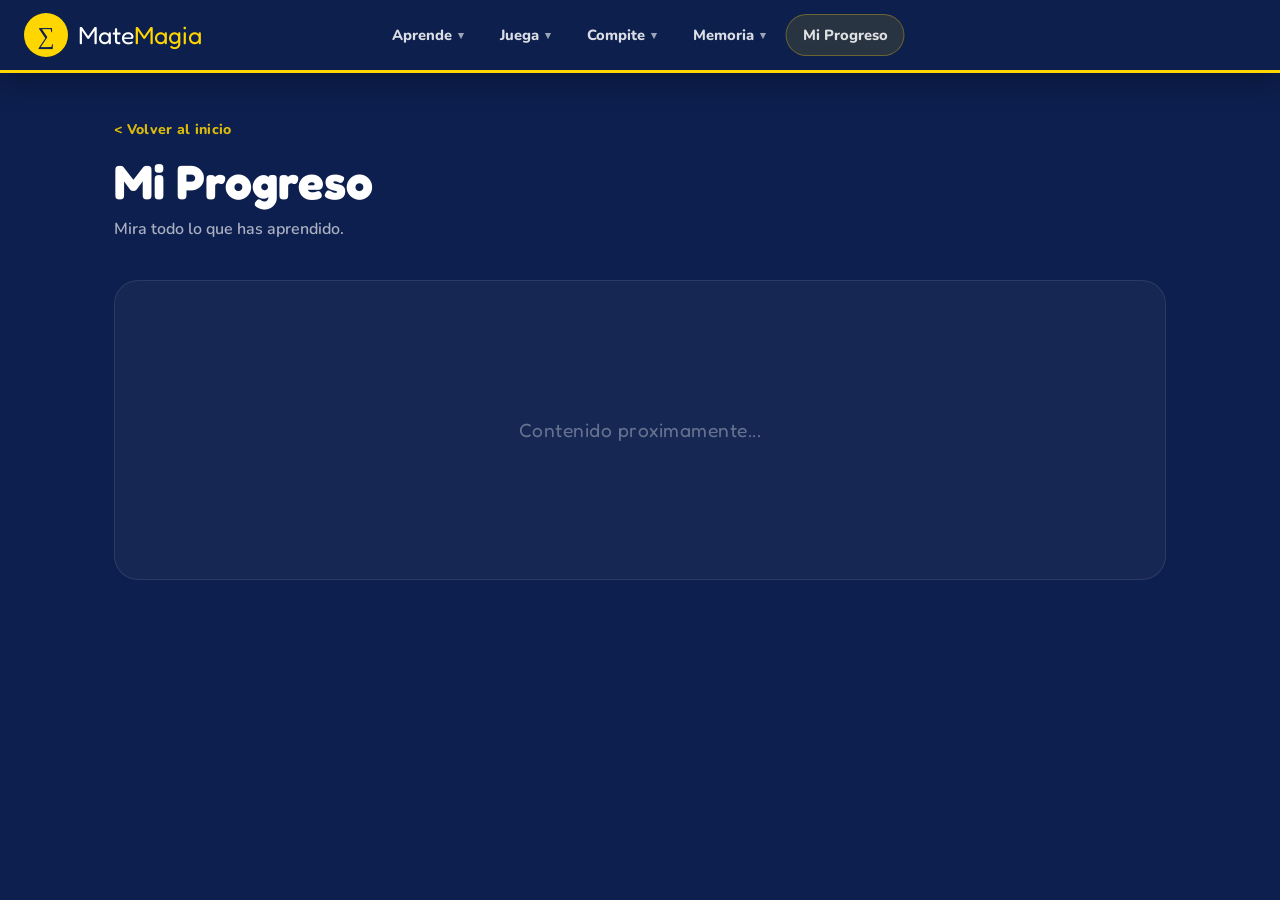
<file: progreso.html>
<!DOCTYPE html>
<html lang="es">
<head>
  <meta charset="UTF-8" />
  <meta name="viewport" content="width=device-width, initial-scale=1.0" />
  <link rel="preconnect" href="https://fonts.googleapis.com" />
  <link rel="preconnect" href="https://fonts.gstatic.com" crossorigin />
  <link href="https://fonts.googleapis.com/css2?family=Fredoka+One&family=Nunito:wght@400;600;700;800;900&display=swap" rel="stylesheet" />
  <link rel="stylesheet" href="Styles.css" />
  <title>MateMagia — Mi Progreso</title>
</head>
<body>
  <div class="particles" id="particles"></div>
  <nav class="navbar" id="navbar">
    <div class="navbar-inner">
      <a class="nav-logo" href="#" id="navLogo">
        <div class="nav-logo-icon">&#8721;</div>
        <span class="nav-logo-text">Mate<span class="accent">Magia</span></span>
      </a>
      <ul class="nav-links" id="navLinks">
        <li class="nav-item has-dropdown" id="navAprende">
          <button class="nav-btn" id="btnAprende">
            <span class="nav-label">Aprende</span>
            <span class="nav-chevron">&#9662;</span>
          </button>
          <div class="dropdown" id="dropAprende">
            <div class="dropdown-header">Con cuantas cifras quieres practicar?</div>
            <a class="drop-item" data-modulo="aprende" data-sub="1">
              <div class="drop-info"><div class="drop-title">1 Cifra</div><div class="drop-sub">Ej: 3 + 5 = ?</div></div>
              <div class="drop-badge start">Empieza aqui</div>
            </a>
            <a class="drop-item" data-modulo="aprende" data-sub="2">
              <div class="drop-info"><div class="drop-title">2 Cifras</div><div class="drop-sub">Ej: 24 + 37 = ?</div></div>
              <div class="drop-badge mid">Nivel Medio</div>
            </a>
            <a class="drop-item" data-modulo="aprende" data-sub="3">
              <div class="drop-info"><div class="drop-title">3 Cifras</div><div class="drop-sub">Ej: 123 + 456 = ?</div></div>
              <div class="drop-badge pro">Eres Pro</div>
            </a>
          </div>
        </li>
        <li class="nav-item has-dropdown" id="navJuega">
          <button class="nav-btn" id="btnJuega">
            <span class="nav-label">Juega</span>
            <span class="nav-chevron">&#9662;</span>
          </button>
          <div class="dropdown" id="dropJuega">
            <div class="dropdown-header">Elige tu juego favorito!</div>
            <a class="drop-item" data-modulo="juego" data-sub="operacion-rapida">
              <div class="drop-info"><div class="drop-title">Operacion Rapida</div><div class="drop-sub">Resuelve antes de que acabe el tiempo</div></div>
            </a>
            <a class="drop-item" data-modulo="juego" data-sub="globos">
              <div class="drop-info"><div class="drop-title">Explota Globos</div><div class="drop-sub">Revienta el globo correcto</div></div>
            </a>
            <a class="drop-item locked" data-coming="true">
              <div class="drop-info"><div class="drop-title">Viaje Espacial</div><div class="drop-sub">Misiones matematicas galacticas</div></div>
              <div class="drop-badge lock">Pronto</div>
            </a>
            <a class="drop-item locked" data-coming="true">
              <div class="drop-info"><div class="drop-title">Chef Matematico</div><div class="drop-sub">Cocina con los numeros</div></div>
              <div class="drop-badge lock">Pronto</div>
            </a>
          </div>
        </li>
        <li class="nav-item has-dropdown" id="navCompite">
          <button class="nav-btn" id="btnCompite">
            <span class="nav-label">Compite</span>
            <span class="nav-chevron">&#9662;</span>
          </button>
          <div class="dropdown" id="dropCompite">
            <div class="dropdown-header">Demuestra quien es el campeon!</div>
            <a class="drop-item" data-modulo="compite" data-sub="duelo">
              <div class="drop-info"><div class="drop-title">Duelo Matematico</div><div class="drop-sub">Tu vs un amigo — el mas rapido gana</div></div>
            </a>
            <a class="drop-item" data-modulo="compite" data-sub="torneo">
              <div class="drop-info"><div class="drop-title">Torneo en Clase</div><div class="drop-sub">Hasta 8 jugadores en simultaneo</div></div>
            </a>
          </div>
        </li>
        <li class="nav-item has-dropdown" id="navMemoria">
          <button class="nav-btn" id="btnMemoria">
            <span class="nav-label">Memoria</span>
            <span class="nav-chevron">&#9662;</span>
          </button>
          <div class="dropdown" id="dropMemoria">
            <div class="dropdown-header">Entrena tu mente matematica!</div>
            <a class="drop-item" data-modulo="memoria" data-sub="tarjetas">
              <div class="drop-info"><div class="drop-title">Tarjetas Magicas</div><div class="drop-sub">Encuentra los pares matematicos</div></div>
            </a>
            <a class="drop-item" data-modulo="memoria" data-sub="secuencia">
              <div class="drop-info"><div class="drop-title">Secuencia Numerica</div><div class="drop-sub">Repite el patron antes que desaparezca</div></div>
            </a>
            <a class="drop-item" data-modulo="memoria" data-sub="flash">
              <div class="drop-info"><div class="drop-title">Flash Mental</div><div class="drop-sub">Lee numeros ultra rapido</div></div>
            </a>
          </div>
        </li>
        <li class="nav-item" id="navProgreso">
          <button class="nav-btn nav-btn-progreso" id="btnProgreso" data-modulo="progreso" data-sub="ver">
            <span class="nav-label">Mi Progreso</span>
          </button>
        </li>
      </ul>
      <button class="hamburger" id="hamburger" aria-label="Menu">
        <span></span><span></span><span></span>
      </button>
    </div>
    <div class="mobile-menu" id="mobileMenu">
      <div class="mobile-links">
        <div class="mob-section">
          <div class="mob-section-title">Aprende</div>
          <a class="mob-item" data-modulo="aprende" data-sub="1">1 Cifra</a>
          <a class="mob-item" data-modulo="aprende" data-sub="2">2 Cifras</a>
          <a class="mob-item" data-modulo="aprende" data-sub="3">3 Cifras</a>
        </div>
        <div class="mob-section">
          <div class="mob-section-title">Juega</div>
          <a class="mob-item" data-modulo="juego" data-sub="operacion-rapida">Operacion Rapida</a>
          <a class="mob-item" data-modulo="juego" data-sub="globos">Explota Globos</a>
          <a class="mob-item mob-locked" data-coming="true">Viaje Espacial — Pronto</a>
        </div>
        <div class="mob-section">
          <div class="mob-section-title">Compite</div>
          <a class="mob-item" data-modulo="compite" data-sub="duelo">Duelo Matematico</a>
          <a class="mob-item" data-modulo="compite" data-sub="torneo">Torneo en Clase</a>
        </div>
        <div class="mob-section">
          <div class="mob-section-title">Memoria</div>
          <a class="mob-item" data-modulo="memoria" data-sub="tarjetas">Tarjetas Magicas</a>
          <a class="mob-item" data-modulo="memoria" data-sub="secuencia">Secuencia Numerica</a>
          <a class="mob-item" data-modulo="memoria" data-sub="flash">Flash Mental</a>
        </div>
        <div class="mob-section">
          <a class="mob-item mob-progress" data-modulo="progreso" data-sub="ver">Mi Progreso</a>
        </div>
      </div>
    </div>
  </nav>
  <main class="page-main" id="pageMain">
    <div class="page-header">
      <a class="btn-back" id="btnBack">Volver al inicio</a>
      <h1 class="page-title">Mi Progreso</h1>
      <p class="page-desc">Mira todo lo que has aprendido.</p>
    </div>
    <section class="page-content" id="pageContent">
      <!-- Contenido del modulo Progreso se inyecta aqui -->
    </section>
  </main>
  <div class="toast" id="toast"></div>
  <div class="overlay" id="overlay"></div>
  <script src="app.js"></script>
</body>
</html>
</file>
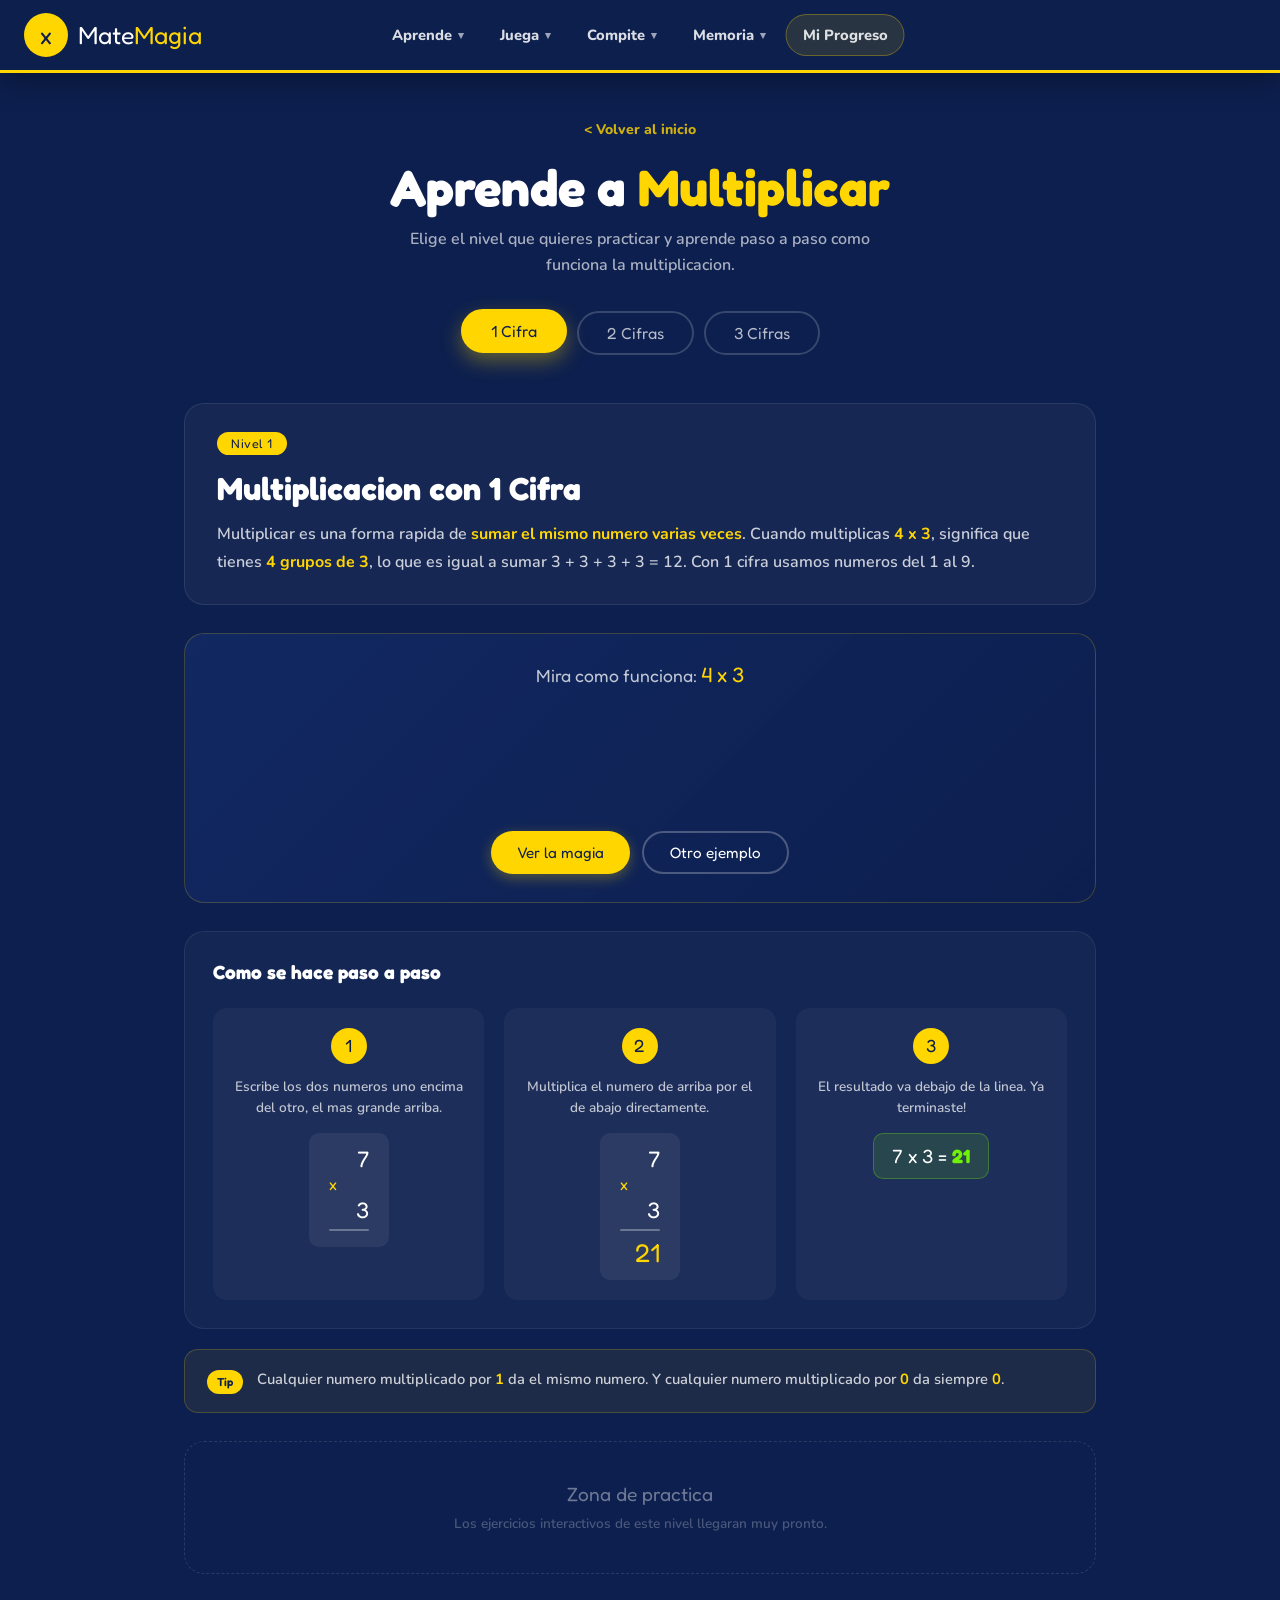
<file: src/views/aprende.html>
<!DOCTYPE html>
<html lang="es">
<head>
  <meta charset="UTF-8" />
  <meta name="viewport" content="width=device-width, initial-scale=1.0" />
  <title>MateMagia — Aprende Multiplicacion</title>
  <link rel="preconnect" href="https://fonts.googleapis.com" />
  <link rel="preconnect" href="https://fonts.gstatic.com" crossorigin />
  <link href="https://fonts.googleapis.com/css2?family=Fredoka+One&family=Nunito:wght@400;600;700;800;900&display=swap" rel="stylesheet" />
  <link rel="stylesheet" href="../css/Styles.css" />
  <link rel="stylesheet" href="../css/aprende.css" />
</head>
<body>

  <div class="particles" id="particles"></div>

  <!-- NAVBAR -->
  <nav class="navbar" id="navbar">
    <div class="navbar-inner">
      <a class="nav-logo" href="#" id="navLogo">
        <div class="nav-logo-icon">x</div>
        <span class="nav-logo-text">Mate<span class="accent">Magia</span></span>
      </a>
      <ul class="nav-links" id="navLinks">
        <li class="nav-item has-dropdown" id="navAprende">
          <button class="nav-btn" id="btnAprende">
            <span class="nav-label">Aprende</span>
            <span class="nav-chevron">&#9662;</span>
          </button>
          <div class="dropdown" id="dropAprende">
            <div class="dropdown-header">Con cuantas cifras quieres practicar?</div>
            <a class="drop-item" data-modulo="aprende" data-sub="1">
              <div class="drop-info">
                <div class="drop-title">1 Cifra</div>
                <div class="drop-sub">Ej: 3 x 5 = ?</div>
              </div>
              <div class="drop-badge start">Empieza aqui</div>
            </a>
            <a class="drop-item" data-modulo="aprende" data-sub="2">
              <div class="drop-info">
                <div class="drop-title">2 Cifras</div>
                <div class="drop-sub">Ej: 24 x 13 = ?</div>
              </div>
              <div class="drop-badge mid">Nivel Medio</div>
            </a>
            <a class="drop-item" data-modulo="aprende" data-sub="3">
              <div class="drop-info">
                <div class="drop-title">3 Cifras</div>
                <div class="drop-sub">Ej: 123 x 45 = ?</div>
              </div>
              <div class="drop-badge pro">Eres Pro</div>
            </a>
          </div>
        </li>
        <li class="nav-item has-dropdown" id="navJuega">
          <button class="nav-btn" id="btnJuega">
            <span class="nav-label">Juega</span>
            <span class="nav-chevron">&#9662;</span>
          </button>
          <div class="dropdown" id="dropJuega">
            <div class="dropdown-header">Elige tu juego favorito!</div>
            <a class="drop-item" data-modulo="juego" data-sub="operacion-rapida">
              <div class="drop-info"><div class="drop-title">Operacion Rapida</div><div class="drop-sub">Resuelve antes de que acabe el tiempo</div></div>
            </a>
            <a class="drop-item" data-modulo="juego" data-sub="globos">
              <div class="drop-info"><div class="drop-title">Explota Globos</div><div class="drop-sub">Revienta el globo correcto</div></div>
            </a>
            <a class="drop-item locked" data-coming="true">
              <div class="drop-info"><div class="drop-title">Viaje Espacial</div><div class="drop-sub">Misiones matematicas galacticas</div></div>
              <div class="drop-badge lock">Pronto</div>
            </a>
            <a class="drop-item locked" data-coming="true">
              <div class="drop-info"><div class="drop-title">Chef Matematico</div><div class="drop-sub">Cocina con los numeros</div></div>
              <div class="drop-badge lock">Pronto</div>
            </a>
          </div>
        </li>
        <li class="nav-item has-dropdown" id="navCompite">
          <button class="nav-btn" id="btnCompite">
            <span class="nav-label">Compite</span>
            <span class="nav-chevron">&#9662;</span>
          </button>
          <div class="dropdown" id="dropCompite">
            <div class="dropdown-header">Demuestra quien es el campeon!</div>
            <a class="drop-item" data-modulo="compite" data-sub="duelo">
              <div class="drop-info"><div class="drop-title">Duelo Matematico</div><div class="drop-sub">Tu vs un amigo — el mas rapido gana</div></div>
            </a>
            <a class="drop-item" data-modulo="compite" data-sub="torneo">
              <div class="drop-info"><div class="drop-title">Torneo en Clase</div><div class="drop-sub">Hasta 8 jugadores en simultaneo</div></div>
            </a>
          </div>
        </li>
        <li class="nav-item has-dropdown" id="navMemoria">
          <button class="nav-btn" id="btnMemoria">
            <span class="nav-label">Memoria</span>
            <span class="nav-chevron">&#9662;</span>
          </button>
          <div class="dropdown" id="dropMemoria">
            <div class="dropdown-header">Entrena tu mente matematica!</div>
            <a class="drop-item" data-modulo="memoria" data-sub="tarjetas">
              <div class="drop-info"><div class="drop-title">Tarjetas Magicas</div><div class="drop-sub">Encuentra los pares matematicos</div></div>
            </a>
            <a class="drop-item" data-modulo="memoria" data-sub="secuencia">
              <div class="drop-info"><div class="drop-title">Secuencia Numerica</div><div class="drop-sub">Repite el patron antes que desaparezca</div></div>
            </a>
            <a class="drop-item" data-modulo="memoria" data-sub="flash">
              <div class="drop-info"><div class="drop-title">Flash Mental</div><div class="drop-sub">Lee numeros ultra rapido</div></div>
            </a>
          </div>
        </li>
        <li class="nav-item" id="navProgreso">
          <button class="nav-btn nav-btn-progreso" id="btnProgreso" data-modulo="progreso" data-sub="ver">
            <span class="nav-label">Mi Progreso</span>
          </button>
        </li>
      </ul>
      <button class="hamburger" id="hamburger" aria-label="Menu">
        <span></span><span></span><span></span>
      </button>
    </div>
    <div class="mobile-menu" id="mobileMenu">
      <div class="mobile-links">
        <div class="mob-section">
          <div class="mob-section-title">Aprende</div>
          <a class="mob-item" data-modulo="aprende" data-sub="1">1 Cifra — Empieza aqui</a>
          <a class="mob-item" data-modulo="aprende" data-sub="2">2 Cifras</a>
          <a class="mob-item" data-modulo="aprende" data-sub="3">3 Cifras — Eres Pro</a>
        </div>
        <div class="mob-section">
          <div class="mob-section-title">Juega</div>
          <a class="mob-item" data-modulo="juego" data-sub="operacion-rapida">Operacion Rapida</a>
          <a class="mob-item" data-modulo="juego" data-sub="globos">Explota Globos</a>
          <a class="mob-item mob-locked" data-coming="true">Viaje Espacial — Pronto</a>
        </div>
        <div class="mob-section">
          <div class="mob-section-title">Compite</div>
          <a class="mob-item" data-modulo="compite" data-sub="duelo">Duelo Matematico</a>
          <a class="mob-item" data-modulo="compite" data-sub="torneo">Torneo en Clase</a>
        </div>
        <div class="mob-section">
          <div class="mob-section-title">Memoria</div>
          <a class="mob-item" data-modulo="memoria" data-sub="tarjetas">Tarjetas Magicas</a>
          <a class="mob-item" data-modulo="memoria" data-sub="secuencia">Secuencia Numerica</a>
          <a class="mob-item" data-modulo="memoria" data-sub="flash">Flash Mental</a>
        </div>
        <div class="mob-section">
          <a class="mob-item mob-progress" data-modulo="progreso" data-sub="ver">Mi Progreso</a>
        </div>
      </div>
    </div>
  </nav>

  <!-- CONTENIDO PRINCIPAL -->
  <main class="aprende-main">

    <!-- HEADER DE PAGINA -->
    <div class="aprende-header">
      <a class="btn-back" id="btnBack">Volver al inicio</a>
      <h1 class="aprende-title">Aprende a <span class="highlight">Multiplicar</span></h1>
      <p class="aprende-desc">Elige el nivel que quieres practicar y aprende paso a paso como funciona la multiplicacion.</p>

      <!-- SELECTOR DE CIFRAS -->
      <div class="cifras-tabs">
        <button class="cifra-tab" data-cifras="1" id="tab1">1 Cifra</button>
        <button class="cifra-tab" data-cifras="2" id="tab2">2 Cifras</button>
        <button class="cifra-tab" data-cifras="3" id="tab3">3 Cifras</button>
      </div>
    </div>

    <!-- ══════════════════════════════
         PANEL 1 CIFRA
    ══════════════════════════════ -->
    <section class="cifra-panel" id="panel1">

      <div class="panel-intro">
        <div class="panel-badge">Nivel 1</div>
        <h2 class="panel-title">Multiplicacion con 1 Cifra</h2>
        <p class="panel-texto">
          Multiplicar es una forma rapida de <strong>sumar el mismo numero varias veces</strong>.
          Cuando multiplicas <strong>4 x 3</strong>, significa que tienes <strong>4 grupos de 3</strong>,
          lo que es igual a sumar 3 + 3 + 3 + 3 = 12.
          Con 1 cifra usamos numeros del 1 al 9.
        </p>
      </div>

      <!-- ANIMACION 1 CIFRA -->
      <div class="anim-box" id="anim1">
        <div class="anim-titulo">Mira como funciona: <span class="anim-op" id="op1Label">4 x 3</span></div>

        <div class="anim-stage" id="stage1">
          <!-- Los grupos se inyectan por JS -->
        </div>

        <div class="anim-resultado" id="res1" style="display:none">
          <span class="res-igual">=</span>
          <span class="res-num" id="resNum1"></span>
        </div>

        <div class="anim-controles">
          <button class="anim-btn" id="btnPlay1">Ver la magia</button>
          <button class="anim-btn anim-btn-sec" id="btnReset1">Otro ejemplo</button>
        </div>
      </div>

      <!-- PASO A PASO 1 CIFRA -->
      <div class="pasos-box">
        <h3 class="pasos-titulo">Como se hace paso a paso</h3>
        <div class="pasos-grid">
          <div class="paso">
            <div class="paso-num">1</div>
            <div class="paso-texto">Escribe los dos numeros uno encima del otro, el mas grande arriba.</div>
            <div class="paso-ejemplo">
              <div class="ejemplo-vertical">
                <span class="ev-num">7</span>
                <span class="ev-op">x</span>
                <span class="ev-num">3</span>
                <div class="ev-linea"></div>
              </div>
            </div>
          </div>
          <div class="paso">
            <div class="paso-num">2</div>
            <div class="paso-texto">Multiplica el numero de arriba por el de abajo directamente.</div>
            <div class="paso-ejemplo">
              <div class="ejemplo-vertical">
                <span class="ev-num">7</span>
                <span class="ev-op">x</span>
                <span class="ev-num">3</span>
                <div class="ev-linea"></div>
                <span class="ev-res">21</span>
              </div>
            </div>
          </div>
          <div class="paso">
            <div class="paso-num">3</div>
            <div class="paso-texto">El resultado va debajo de la linea. Ya terminaste!</div>
            <div class="paso-ejemplo">
              <div class="resultado-check">7 x 3 = <strong>21</strong></div>
            </div>
          </div>
        </div>
      </div>

      <!-- DATOS CURIOSOS -->
      <div class="tip-box">
        <div class="tip-icono">Tip</div>
        <p>Cualquier numero multiplicado por <strong>1</strong> da el mismo numero. Y cualquier numero multiplicado por <strong>0</strong> da siempre <strong>0</strong>.</p>
      </div>

    </section>

    <!-- ══════════════════════════════
         PANEL 2 CIFRAS
    ══════════════════════════════ -->
    <section class="cifra-panel oculto" id="panel2">

      <div class="panel-intro">
        <div class="panel-badge nivel2">Nivel 2</div>
        <h2 class="panel-title">Multiplicacion con 2 Cifras</h2>
        <p class="panel-texto">
          Cuando el numero de abajo tiene <strong>2 cifras</strong>, lo dividimos en dos partes:
          primero multiplicamos por las <strong>unidades</strong> (el numero de la derecha)
          y luego por las <strong>decenas</strong> (el numero de la izquierda).
          Al final sumamos los dos resultados.
        </p>
      </div>

      <!-- ANIMACION 2 CIFRAS -->
      <div class="anim-box" id="anim2">
        <div class="anim-titulo">Mira como funciona: <span class="anim-op" id="op2Label">23 x 12</span></div>

        <div class="anim-stage anim-stage-2" id="stage2">
          <div class="mult2-display">
            <div class="mult2-fila">
              <div class="mult2-num" id="m2-a">23</div>
              <div class="mult2-x">x</div>
              <div class="mult2-num" id="m2-b">12</div>
            </div>
            <div class="mult2-linea"></div>

            <div class="mult2-paso" id="m2-paso1" style="opacity:0">
              <div class="mult2-label">Paso 1 — multiplica por las unidades (2):</div>
              <div class="mult2-val" id="m2-val1"></div>
            </div>

            <div class="mult2-paso" id="m2-paso2" style="opacity:0">
              <div class="mult2-label">Paso 2 — multiplica por las decenas (1), agrega un 0 al final:</div>
              <div class="mult2-val" id="m2-val2"></div>
            </div>

            <div class="mult2-linea" id="m2-linea2" style="opacity:0"></div>

            <div class="mult2-paso" id="m2-paso3" style="opacity:0">
              <div class="mult2-label">Paso 3 — suma los dos resultados:</div>
              <div class="mult2-val mult2-total" id="m2-val3"></div>
            </div>
          </div>
        </div>

        <div class="anim-controles">
          <button class="anim-btn" id="btnPlay2">Ver paso a paso</button>
          <button class="anim-btn anim-btn-sec" id="btnReset2">Otro ejemplo</button>
        </div>
      </div>

      <!-- PASO A PASO 2 CIFRAS -->
      <div class="pasos-box">
        <h3 class="pasos-titulo">Como se hace paso a paso</h3>
        <div class="pasos-grid pasos-grid-2">
          <div class="paso">
            <div class="paso-num">1</div>
            <div class="paso-texto">Escribe el numero mas grande arriba y el mas pequeno abajo.</div>
            <div class="paso-ejemplo">
              <div class="ejemplo-vertical">
                <span class="ev-num">24</span>
                <span class="ev-op">x</span>
                <span class="ev-num">13</span>
                <div class="ev-linea"></div>
              </div>
            </div>
          </div>
          <div class="paso">
            <div class="paso-num">2</div>
            <div class="paso-texto">Multiplica el numero de arriba por el digito de las <strong>unidades</strong> del de abajo (el 3).</div>
            <div class="paso-ejemplo">
              <div class="ejemplo-vertical">
                <span class="ev-num">24</span>
                <span class="ev-op">x</span>
                <span class="ev-num ev-marcado">3</span>
                <div class="ev-linea"></div>
                <span class="ev-res">72</span>
              </div>
            </div>
          </div>
          <div class="paso">
            <div class="paso-num">3</div>
            <div class="paso-texto">Multiplica por el digito de las <strong>decenas</strong> (el 1) y agrega un <strong>0</strong> al final.</div>
            <div class="paso-ejemplo">
              <div class="ejemplo-vertical">
                <span class="ev-num">24</span>
                <span class="ev-op">x</span>
                <span class="ev-num ev-marcado">1</span>
                <div class="ev-linea"></div>
                <span class="ev-res">240</span>
              </div>
            </div>
          </div>
          <div class="paso">
            <div class="paso-num">4</div>
            <div class="paso-texto">Suma los dos resultados y ese es el resultado final.</div>
            <div class="paso-ejemplo">
              <div class="suma-final">
                <span>72</span>
                <span>+ 240</span>
                <div class="ev-linea"></div>
                <strong>312</strong>
              </div>
            </div>
          </div>
        </div>
      </div>

      <div class="tip-box">
        <div class="tip-icono">Tip</div>
        <p>Cuando multiplicas por las decenas, el <strong>0 al final</strong> es porque estas multiplicando decenas, no unidades. Es como si dijeras "10 grupos de algo".</p>
      </div>

    </section>

    <!-- ══════════════════════════════
         PANEL 3 CIFRAS
    ══════════════════════════════ -->
    <section class="cifra-panel oculto" id="panel3">

      <div class="panel-intro">
        <div class="panel-badge nivel3">Nivel 3</div>
        <h2 class="panel-title">Multiplicacion con 3 Cifras</h2>
        <p class="panel-texto">
          Con 3 cifras el proceso es el mismo que con 2, pero ahora el numero de abajo tiene
          <strong>unidades, decenas y centenas</strong>. Hacemos tres multiplicaciones separadas
          y al final sumamos todos los resultados. Requiere paciencia pero tu puedes!
        </p>
      </div>

      <!-- ANIMACION 3 CIFRAS -->
      <div class="anim-box" id="anim3">
        <div class="anim-titulo">Mira como funciona: <span class="anim-op" id="op3Label">123 x 321</span></div>

        <div class="anim-stage anim-stage-2" id="stage3">
          <div class="mult2-display">
            <div class="mult2-fila">
              <div class="mult2-num" id="m3-a">123</div>
              <div class="mult2-x">x</div>
              <div class="mult2-num" id="m3-b">321</div>
            </div>
            <div class="mult2-linea"></div>

            <div class="mult2-paso" id="m3-paso1" style="opacity:0">
              <div class="mult2-label">Paso 1 — multiplica por las unidades (1):</div>
              <div class="mult2-val" id="m3-val1"></div>
            </div>

            <div class="mult2-paso" id="m3-paso2" style="opacity:0">
              <div class="mult2-label">Paso 2 — multiplica por las decenas (2), agrega un 0:</div>
              <div class="mult2-val" id="m3-val2"></div>
            </div>

            <div class="mult2-paso" id="m3-paso3" style="opacity:0">
              <div class="mult2-label">Paso 3 — multiplica por las centenas (3), agrega dos 0:</div>
              <div class="mult2-val" id="m3-val3"></div>
            </div>

            <div class="mult2-linea" id="m3-linea" style="opacity:0"></div>

            <div class="mult2-paso" id="m3-paso4" style="opacity:0">
              <div class="mult2-label">Paso 4 — suma los tres resultados:</div>
              <div class="mult2-val mult2-total" id="m3-val4"></div>
            </div>
          </div>
        </div>

        <div class="anim-controles">
          <button class="anim-btn" id="btnPlay3">Ver paso a paso</button>
          <button class="anim-btn anim-btn-sec" id="btnReset3">Otro ejemplo</button>
        </div>
      </div>

      <!-- PASO A PASO 3 CIFRAS -->
      <div class="pasos-box">
        <h3 class="pasos-titulo">Recuerda la regla de los ceros</h3>
        <div class="ceros-tabla">
          <div class="cero-item">
            <div class="cero-label">Unidades</div>
            <div class="cero-val">Sin ceros extra</div>
            <div class="cero-ej">123 x <strong>1</strong> = 123</div>
          </div>
          <div class="cero-item">
            <div class="cero-label">Decenas</div>
            <div class="cero-val">1 cero al final</div>
            <div class="cero-ej">123 x <strong>2</strong> = 2460</div>
          </div>
          <div class="cero-item">
            <div class="cero-label">Centenas</div>
            <div class="cero-val">2 ceros al final</div>
            <div class="cero-ej">123 x <strong>3</strong> = 36900</div>
          </div>
        </div>
      </div>

      <div class="tip-box">
        <div class="tip-icono">Tip</div>
        <p>Practica primero con 1 cifra hasta que lo domines, luego pasa a 2 y despues a 3. <strong>La practica hace al maestro!</strong></p>
      </div>

    </section>

    <!-- ZONA DE JUEGO (proxima) -->
    <div class="juego-pronto" id="juegoProximo">
      <p class="pronto-label">Zona de practica</p>
      <p class="pronto-sub">Los ejercicios interactivos de este nivel llegaran muy pronto.</p>
    </div>

  </main>

  <div class="toast" id="toast"></div>
  <div class="overlay" id="overlay"></div>
  <script src="../Scripts/app.js"></script>
  <script src="../Scripts/aprende.js"></script>
</body>
</html>
</file>
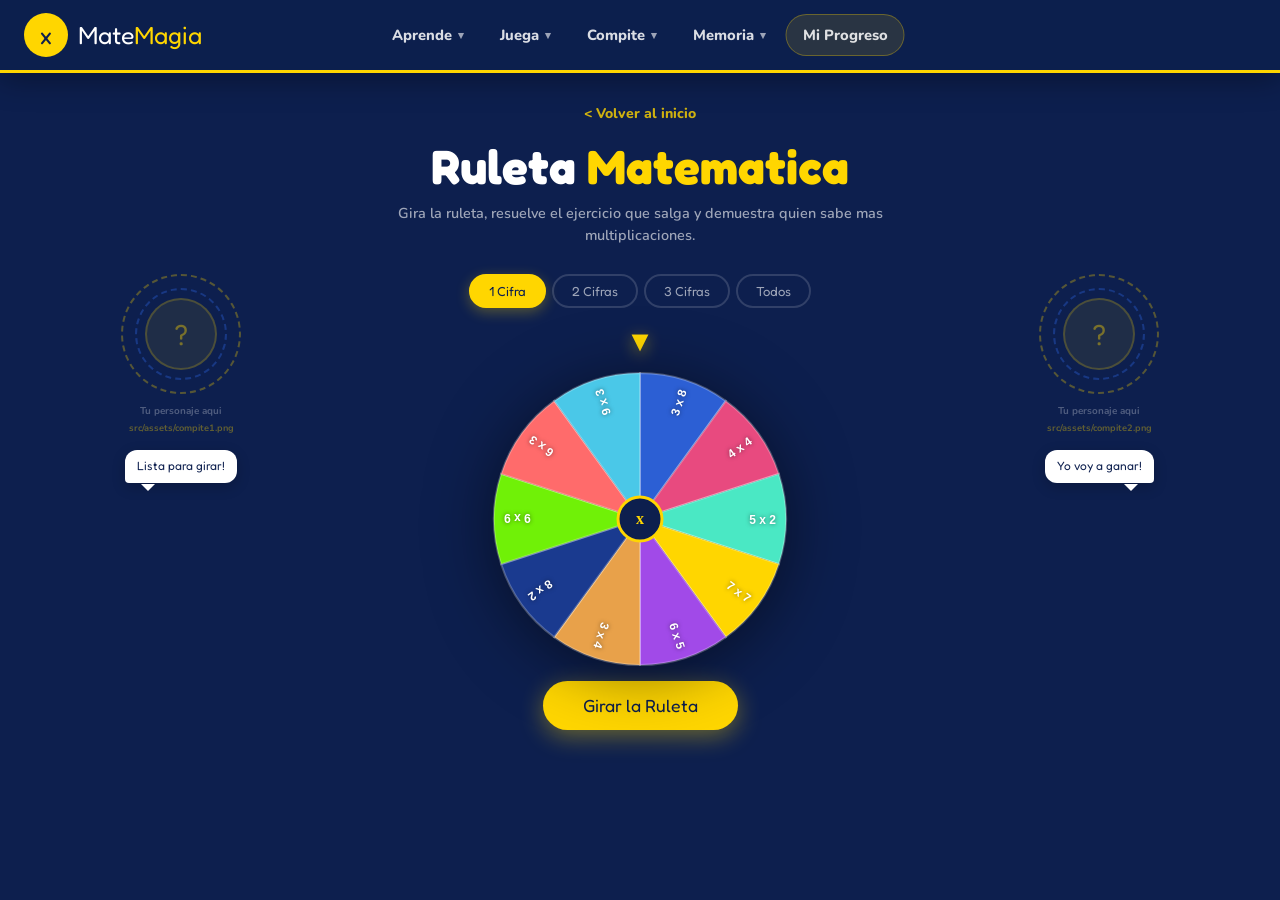
<file: src/views/compite.html>
<!DOCTYPE html>
<html lang="es">
<head>
  <meta charset="UTF-8" />
  <meta name="viewport" content="width=device-width, initial-scale=1.0" />
  <title>MateMagia — Compite</title>
  <link rel="preconnect" href="https://fonts.googleapis.com" />
  <link rel="preconnect" href="https://fonts.gstatic.com" crossorigin />
  <link href="https://fonts.googleapis.com/css2?family=Fredoka+One&family=Nunito:wght@400;600;700;800;900&display=swap" rel="stylesheet" />
  <link rel="stylesheet" href="../css/Styles.css" />
  <link rel="stylesheet" href="../css/compite.css" />
</head>
<body>

  <div class="particles" id="particles"></div>

  <nav class="navbar" id="navbar">
    <div class="navbar-inner">
      <a class="nav-logo" href="#" id="navLogo">
        <div class="nav-logo-icon">x</div>
        <span class="nav-logo-text">Mate<span class="accent">Magia</span></span>
      </a>
      <ul class="nav-links" id="navLinks">
        <li class="nav-item has-dropdown" id="navAprende">
          <button class="nav-btn" id="btnAprende">
            <span class="nav-label">Aprende</span>
            <span class="nav-chevron">&#9662;</span>
          </button>
          <div class="dropdown" id="dropAprende">
            <div class="dropdown-header">Con cuantas cifras quieres practicar?</div>
            <a class="drop-item" data-modulo="aprende" data-sub="1">
              <div class="drop-info"><div class="drop-title">1 Cifra</div><div class="drop-sub">Ej: 3 x 5 = ?</div></div>
              <div class="drop-badge start">Empieza aqui</div>
            </a>
            <a class="drop-item" data-modulo="aprende" data-sub="2">
              <div class="drop-info"><div class="drop-title">2 Cifras</div><div class="drop-sub">Ej: 24 x 13 = ?</div></div>
              <div class="drop-badge mid">Nivel Medio</div>
            </a>
            <a class="drop-item" data-modulo="aprende" data-sub="3">
              <div class="drop-info"><div class="drop-title">3 Cifras</div><div class="drop-sub">Ej: 123 x 45 = ?</div></div>
              <div class="drop-badge pro">Eres Pro</div>
            </a>
          </div>
        </li>
        <li class="nav-item has-dropdown" id="navJuega">
          <button class="nav-btn" id="btnJuega">
            <span class="nav-label">Juega</span>
            <span class="nav-chevron">&#9662;</span>
          </button>
          <div class="dropdown" id="dropJuega">
            <div class="dropdown-header">Elige tu juego!</div>
            <a class="drop-item" data-modulo="juego" data-sub="cartas">
              <div class="drop-info"><div class="drop-title">Cartas Magicas</div><div class="drop-sub">Encuentra las parejas</div></div>
            </a>
            <a class="drop-item" data-modulo="juego" data-sub="operacion-rapida">
              <div class="drop-info"><div class="drop-title">Operacion Rapida</div><div class="drop-sub">Proximamente</div></div>
            </a>
          </div>
        </li>
        <li class="nav-item has-dropdown" id="navCompite">
          <button class="nav-btn" id="btnCompite">
            <span class="nav-label">Compite</span>
            <span class="nav-chevron">&#9662;</span>
          </button>
          <div class="dropdown" id="dropCompite">
            <div class="dropdown-header">Demuestra quien es el campeon!</div>
            <a class="drop-item" data-modulo="compite" data-sub="duelo">
              <div class="drop-info"><div class="drop-title">Duelo Matematico</div><div class="drop-sub">Tu vs un amigo</div></div>
            </a>
            <a class="drop-item" data-modulo="compite" data-sub="torneo">
              <div class="drop-info"><div class="drop-title">Torneo en Clase</div><div class="drop-sub">Ruleta de ejercicios</div></div>
            </a>
          </div>
        </li>
        <li class="nav-item has-dropdown" id="navMemoria">
          <button class="nav-btn" id="btnMemoria">
            <span class="nav-label">Memoria</span>
            <span class="nav-chevron">&#9662;</span>
          </button>
          <div class="dropdown" id="dropMemoria">
            <div class="dropdown-header">Entrena tu mente!</div>
            <a class="drop-item" data-modulo="memoria" data-sub="tarjetas">
              <div class="drop-info"><div class="drop-title">Tarjetas Magicas</div></div>
            </a>
            <a class="drop-item" data-modulo="memoria" data-sub="secuencia">
              <div class="drop-info"><div class="drop-title">Secuencia Numerica</div></div>
            </a>
            <a class="drop-item" data-modulo="memoria" data-sub="flash">
              <div class="drop-info"><div class="drop-title">Flash Mental</div></div>
            </a>
          </div>
        </li>
        <li class="nav-item" id="navProgreso">
          <button class="nav-btn nav-btn-progreso" id="btnProgreso" data-modulo="progreso" data-sub="ver">
            <span class="nav-label">Mi Progreso</span>
          </button>
        </li>
      </ul>
      <button class="hamburger" id="hamburger" aria-label="Menu">
        <span></span><span></span><span></span>
      </button>
    </div>
    <div class="mobile-menu" id="mobileMenu">
      <div class="mobile-links">
        <div class="mob-section">
          <div class="mob-section-title">Aprende</div>
          <a class="mob-item" data-modulo="aprende" data-sub="1">1 Cifra</a>
          <a class="mob-item" data-modulo="aprende" data-sub="2">2 Cifras</a>
          <a class="mob-item" data-modulo="aprende" data-sub="3">3 Cifras</a>
        </div>
        <div class="mob-section">
          <div class="mob-section-title">Juega</div>
          <a class="mob-item" data-modulo="juego" data-sub="cartas">Cartas Magicas</a>
        </div>
        <div class="mob-section">
          <div class="mob-section-title">Compite</div>
          <a class="mob-item" data-modulo="compite" data-sub="torneo">Ruleta de Ejercicios</a>
        </div>
        <div class="mob-section">
          <a class="mob-item mob-progress" data-modulo="progreso" data-sub="ver">Mi Progreso</a>
        </div>
      </div>
    </div>
  </nav>

  <main class="compite-main">

    <div class="compite-header">
      <a class="btn-back" id="btnBack">Volver al inicio</a>
      <h1 class="compite-title">Ruleta <span class="highlight">Matematica</span></h1>
      <p class="compite-desc">Gira la ruleta, resuelve el ejercicio que salga y demuestra quien sabe mas multiplicaciones.</p>
    </div>

    <div class="compite-layout">

      <!-- PERSONAJE IZQUIERDO -->
      <div class="compite-personaje compite-personaje-izq">
        <!--
          COMO AGREGAR TU PERSONAJE:
          1. Copia tu imagen a: src/assets/compite1.png
          2. Reemplaza el div .personaje-placeholder por:
             <img src="../assets/compite1.png" alt="Personaje" class="compite-img" />
        -->
        <div class="personaje-placeholder-compite" id="personajePlaceholderIzq">
          <div class="placeholder-efecto">
            <div class="placeholder-anillo"></div>
            <div class="placeholder-anillo anillo-2"></div>
            <div class="placeholder-centro">
              <div class="placeholder-signo">?</div>
            </div>
          </div>
          <div class="placeholder-instruccion">
            Tu personaje aqui<br>
            <small>src/assets/compite1.png</small>
          </div>
        </div>
        <div class="compite-burbuja" id="burbujaIzq">Lista para girar!</div>
      </div>

      <!-- ZONA CENTRAL: RULETA + EJERCICIO -->
      <div class="compite-centro">

        <!-- SELECTOR DE NIVEL -->
        <div class="nivel-selector-compite">
          <button class="nivel-btn-c activo" data-nivel="1">1 Cifra</button>
          <button class="nivel-btn-c" data-nivel="2">2 Cifras</button>
          <button class="nivel-btn-c" data-nivel="3">3 Cifras</button>
          <button class="nivel-btn-c" data-nivel="0">Todos</button>
        </div>

        <!-- RULETA -->
        <div class="ruleta-wrap">
          <div class="ruleta-flecha">&#9660;</div>
          <div class="ruleta-container">
            <canvas id="ruletaCanvas" width="300" height="300"></canvas>
          </div>
          <button class="btn-girar" id="btnGirar">Girar la Ruleta</button>
        </div>

        <!-- EJERCICIO RESULTANTE -->
        <div class="ejercicio-zona" id="ejercicioZona" style="display:none">

          <div class="ejercicio-pregunta">
            <div class="ejercicio-label">Tu ejercicio es:</div>
            <div class="ejercicio-operacion" id="ejercicioOp"></div>
          </div>

          <!-- RESULTADO OCULTO — se revela con animacion -->
          <div class="resultado-zona">
            <div class="resultado-tarjeta" id="resultadoTarjeta">
              <div class="tarjeta-frente">
                <div class="tarjeta-icono">&#x1F512;</div>
                <button class="btn-revelar" id="btnRevelar">Revelar el Resultado</button>
              </div>
              <div class="tarjeta-reverso" id="tarjetaReverso">
                <div class="reverso-label">El resultado es</div>
                <div class="reverso-numero" id="resultadoNum"></div>
                <div class="reverso-operacion" id="resultadoOpCompleta"></div>
              </div>
            </div>
          </div>

          <button class="btn-otro" id="btnOtroEjercicio">Girar de nuevo</button>
        </div>

      </div>

      <!-- PERSONAJE DERECHO -->
      <div class="compite-personaje compite-personaje-der">
        <!--
          COMO AGREGAR TU PERSONAJE:
          1. Copia tu imagen a: src/assets/compite2.png
          2. Reemplaza el div .personaje-placeholder por:
             <img src="../assets/compite2.png" alt="Personaje" class="compite-img" />
        -->
        <div class="personaje-placeholder-compite" id="personajePlaceholderDer">
          <div class="placeholder-efecto">
            <div class="placeholder-anillo"></div>
            <div class="placeholder-anillo anillo-2"></div>
            <div class="placeholder-centro">
              <div class="placeholder-signo">?</div>
            </div>
          </div>
          <div class="placeholder-instruccion">
            Tu personaje aqui<br>
            <small>src/assets/compite2.png</small>
          </div>
        </div>
        <div class="compite-burbuja compite-burbuja-der" id="burbujasDer">Yo voy a ganar!</div>
      </div>

    </div><!-- /compite-layout -->

  </main>

  <div class="toast" id="toast"></div>
  <div class="overlay" id="overlay"></div>
  <script src="../Scripts/app.js"></script>
  <script src="../Scripts/compite.js"></script>
</body>
</html>
</file>
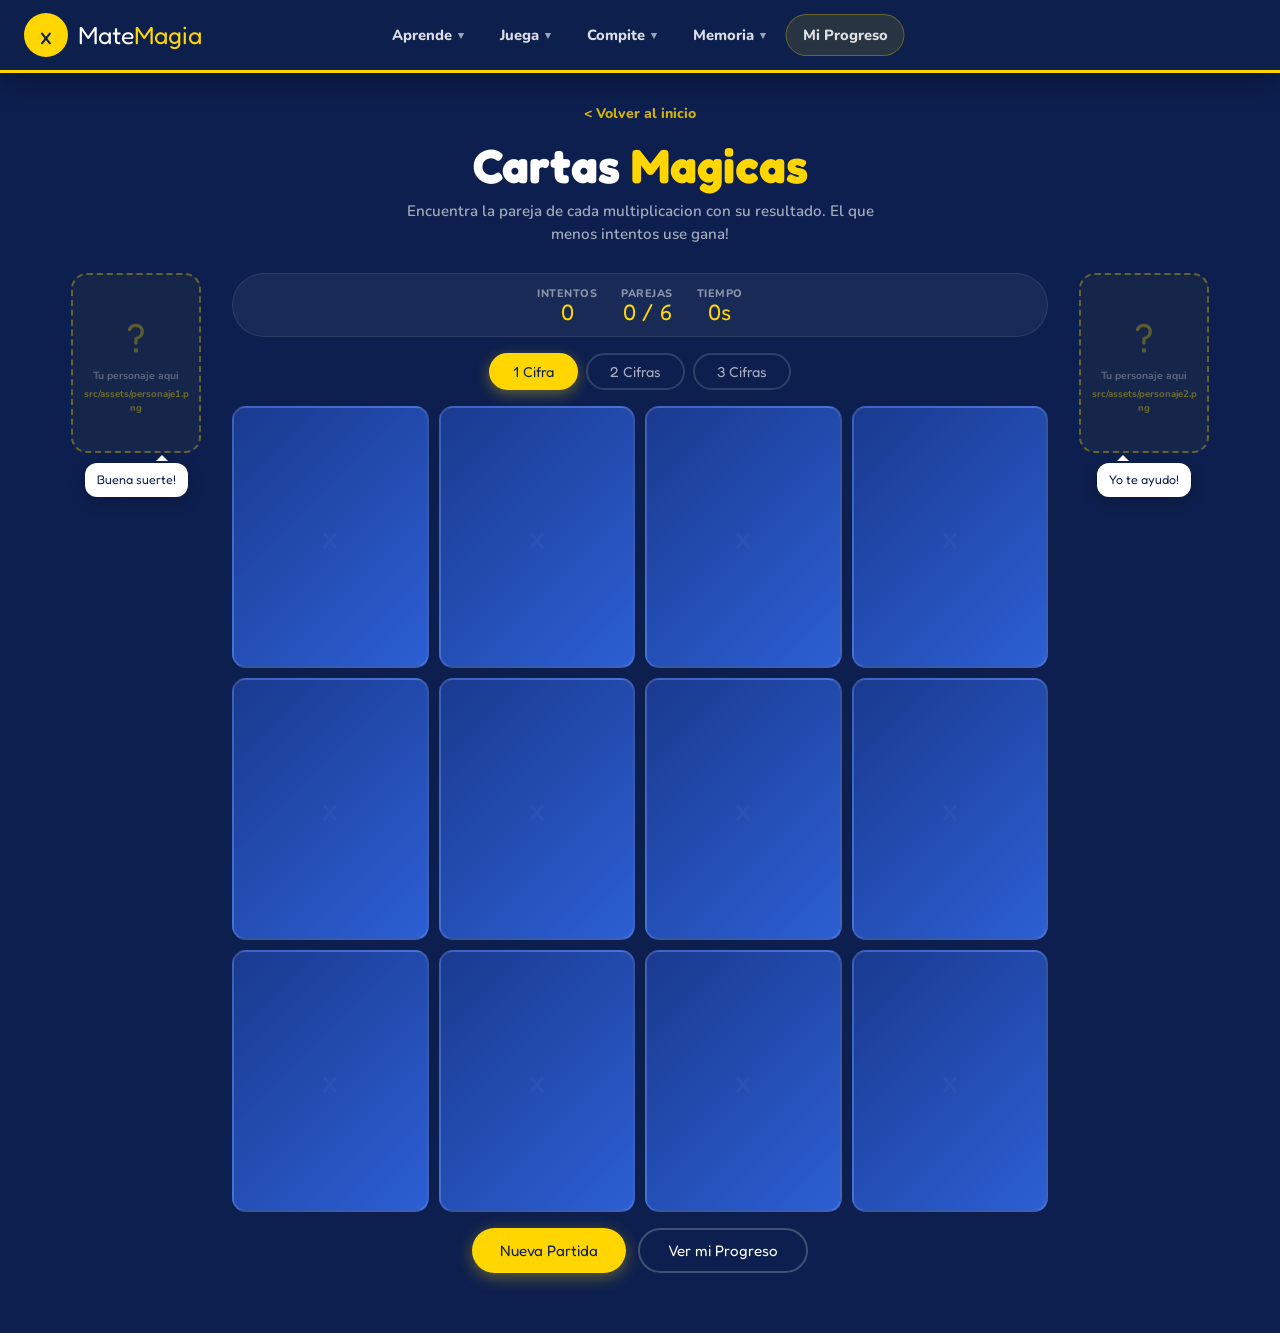
<file: src/views/juega.html>
<!DOCTYPE html>
<html lang="es">
<head>
  <meta charset="UTF-8" />
  <meta name="viewport" content="width=device-width, initial-scale=1.0" />
  <title>MateMagia — Juega</title>
  <link rel="preconnect" href="https://fonts.googleapis.com" />
  <link rel="preconnect" href="https://fonts.gstatic.com" crossorigin />
  <link href="https://fonts.googleapis.com/css2?family=Fredoka+One&family=Nunito:wght@400;600;700;800;900&display=swap" rel="stylesheet" />
  <link rel="stylesheet" href="../css/Styles.css" />
  <link rel="stylesheet" href="../css/juega.css" />
</head>
<body>

  <div class="particles" id="particles"></div>

  <!-- NAVBAR -->
  <nav class="navbar" id="navbar">
    <div class="navbar-inner">
      <a class="nav-logo" href="#" id="navLogo">
        <div class="nav-logo-icon">x</div>
        <span class="nav-logo-text">Mate<span class="accent">Magia</span></span>
      </a>
      <ul class="nav-links" id="navLinks">
        <li class="nav-item has-dropdown" id="navAprende">
          <button class="nav-btn" id="btnAprende">
            <span class="nav-label">Aprende</span>
            <span class="nav-chevron">&#9662;</span>
          </button>
          <div class="dropdown" id="dropAprende">
            <div class="dropdown-header">Con cuantas cifras quieres practicar?</div>
            <a class="drop-item" data-modulo="aprende" data-sub="1">
              <div class="drop-info"><div class="drop-title">1 Cifra</div><div class="drop-sub">Ej: 3 x 5 = ?</div></div>
              <div class="drop-badge start">Empieza aqui</div>
            </a>
            <a class="drop-item" data-modulo="aprende" data-sub="2">
              <div class="drop-info"><div class="drop-title">2 Cifras</div><div class="drop-sub">Ej: 24 x 13 = ?</div></div>
              <div class="drop-badge mid">Nivel Medio</div>
            </a>
            <a class="drop-item" data-modulo="aprende" data-sub="3">
              <div class="drop-info"><div class="drop-title">3 Cifras</div><div class="drop-sub">Ej: 123 x 45 = ?</div></div>
              <div class="drop-badge pro">Eres Pro</div>
            </a>
          </div>
        </li>
        <li class="nav-item has-dropdown" id="navJuega">
          <button class="nav-btn" id="btnJuega">
            <span class="nav-label">Juega</span>
            <span class="nav-chevron">&#9662;</span>
          </button>
          <div class="dropdown" id="dropJuega">
            <div class="dropdown-header">Elige tu juego favorito!</div>
            <a class="drop-item" data-modulo="juego" data-sub="cartas">
              <div class="drop-info"><div class="drop-title">Cartas Magicas</div><div class="drop-sub">Encuentra las parejas de multiplicaciones</div></div>
            </a>
            <a class="drop-item" data-modulo="juego" data-sub="operacion-rapida">
              <div class="drop-info"><div class="drop-title">Operacion Rapida</div><div class="drop-sub">Resuelve antes de que acabe el tiempo</div></div>
            </a>
            <a class="drop-item locked" data-coming="true">
              <div class="drop-info"><div class="drop-title">Viaje Espacial</div><div class="drop-sub">Proximamente</div></div>
              <div class="drop-badge lock">Pronto</div>
            </a>
          </div>
        </li>
        <li class="nav-item has-dropdown" id="navCompite">
          <button class="nav-btn" id="btnCompite">
            <span class="nav-label">Compite</span>
            <span class="nav-chevron">&#9662;</span>
          </button>
          <div class="dropdown" id="dropCompite">
            <div class="dropdown-header">Demuestra quien es el campeon!</div>
            <a class="drop-item" data-modulo="compite" data-sub="duelo">
              <div class="drop-info"><div class="drop-title">Duelo Matematico</div><div class="drop-sub">Tu vs un amigo</div></div>
            </a>
            <a class="drop-item" data-modulo="compite" data-sub="torneo">
              <div class="drop-info"><div class="drop-title">Torneo en Clase</div><div class="drop-sub">Hasta 8 jugadores</div></div>
            </a>
          </div>
        </li>
        <li class="nav-item has-dropdown" id="navMemoria">
          <button class="nav-btn" id="btnMemoria">
            <span class="nav-label">Memoria</span>
            <span class="nav-chevron">&#9662;</span>
          </button>
          <div class="dropdown" id="dropMemoria">
            <div class="dropdown-header">Entrena tu mente matematica!</div>
            <a class="drop-item" data-modulo="memoria" data-sub="tarjetas">
              <div class="drop-info"><div class="drop-title">Tarjetas Magicas</div><div class="drop-sub">Encuentra los pares</div></div>
            </a>
            <a class="drop-item" data-modulo="memoria" data-sub="secuencia">
              <div class="drop-info"><div class="drop-title">Secuencia Numerica</div><div class="drop-sub">Repite el patron</div></div>
            </a>
            <a class="drop-item" data-modulo="memoria" data-sub="flash">
              <div class="drop-info"><div class="drop-title">Flash Mental</div><div class="drop-sub">Lee numeros rapido</div></div>
            </a>
          </div>
        </li>
        <li class="nav-item" id="navProgreso">
          <button class="nav-btn nav-btn-progreso" id="btnProgreso" data-modulo="progreso" data-sub="ver">
            <span class="nav-label">Mi Progreso</span>
          </button>
        </li>
      </ul>
      <button class="hamburger" id="hamburger" aria-label="Menu">
        <span></span><span></span><span></span>
      </button>
    </div>
    <div class="mobile-menu" id="mobileMenu">
      <div class="mobile-links">
        <div class="mob-section">
          <div class="mob-section-title">Aprende</div>
          <a class="mob-item" data-modulo="aprende" data-sub="1">1 Cifra</a>
          <a class="mob-item" data-modulo="aprende" data-sub="2">2 Cifras</a>
          <a class="mob-item" data-modulo="aprende" data-sub="3">3 Cifras</a>
        </div>
        <div class="mob-section">
          <div class="mob-section-title">Juega</div>
          <a class="mob-item" data-modulo="juego" data-sub="cartas">Cartas Magicas</a>
          <a class="mob-item" data-modulo="juego" data-sub="operacion-rapida">Operacion Rapida</a>
        </div>
        <div class="mob-section">
          <div class="mob-section-title">Compite</div>
          <a class="mob-item" data-modulo="compite" data-sub="duelo">Duelo Matematico</a>
          <a class="mob-item" data-modulo="compite" data-sub="torneo">Torneo en Clase</a>
        </div>
        <div class="mob-section">
          <div class="mob-section-title">Memoria</div>
          <a class="mob-item" data-modulo="memoria" data-sub="tarjetas">Tarjetas Magicas</a>
          <a class="mob-item" data-modulo="memoria" data-sub="secuencia">Secuencia Numerica</a>
          <a class="mob-item" data-modulo="memoria" data-sub="flash">Flash Mental</a>
        </div>
        <div class="mob-section">
          <a class="mob-item mob-progress" data-modulo="progreso" data-sub="ver">Mi Progreso</a>
        </div>
      </div>
    </div>
  </nav>

  <!-- CONTENIDO PRINCIPAL -->
  <main class="juega-main">

    <div class="juega-header">
      <a class="btn-back" id="btnBack">Volver al inicio</a>
      <h1 class="juega-title">Cartas <span class="highlight">Magicas</span></h1>
      <p class="juega-desc">Encuentra la pareja de cada multiplicacion con su resultado. El que menos intentos use gana!</p>
    </div>

    <!-- ══════════════════════════════════════
         ZONA DE PERSONAJES
         INSTRUCCION PARA EL DESARROLLADOR:
         Reemplaza las dos imagenes de abajo
         con tus personajes favoritos.
         Formato recomendado: PNG con fondo
         transparente, minimo 300x400px.
    ══════════════════════════════════════ -->
    <div class="personajes-zona">

      <!-- PERSONAJE IZQUIERDO -->
      <div class="personaje personaje-izq" id="personajeIzq">
        <!--
          PASO 1: Copia tu imagen a src/assets/personaje1.png
          PASO 2: Reemplaza esta linea:
          <img src="../assets/personaje1.png" alt="Personaje 1" class="personaje-img" />
          Por ahora se muestra el marco de referencia:
        -->
        <div class="personaje-placeholder">
          <div class="placeholder-marco">
            <div class="placeholder-icono">?</div>
            <div class="placeholder-texto">
              Tu personaje aqui<br>
              <small>src/assets/personaje1.png</small>
            </div>
          </div>
          <div class="personaje-reaccion" id="reaccionIzq">Buena suerte!</div>
        </div>
      </div>

      <!-- TABLERO DE JUEGO CENTRAL -->
      <div class="tablero-zona">
        <!-- BARRA DE ESTADO -->
        <div class="juego-stats">
          <div class="jstat">
            <div class="jstat-label">Intentos</div>
            <div class="jstat-val" id="contadorIntentos">0</div>
          </div>
          <div class="jstat">
            <div class="jstat-label">Parejas</div>
            <div class="jstat-val" id="contadorParejas">0 / 6</div>
          </div>
          <div class="jstat">
            <div class="jstat-label">Tiempo</div>
            <div class="jstat-val" id="contadorTiempo">0s</div>
          </div>
        </div>

        <!-- SELECTOR DE NIVEL -->
        <div class="nivel-selector">
          <button class="nivel-btn activo" data-nivel="1" id="nivelBtn1">1 Cifra</button>
          <button class="nivel-btn" data-nivel="2" id="nivelBtn2">2 Cifras</button>
          <button class="nivel-btn" data-nivel="3" id="nivelBtn3">3 Cifras</button>
        </div>

        <!-- TABLERO DE CARTAS -->
        <div class="tablero" id="tablero">
          <!-- Las cartas se generan por JS -->
        </div>

        <!-- BOTONES DE CONTROL -->
        <div class="juego-controles">
          <button class="ctrl-btn ctrl-primary" id="btnNuevaPartida">Nueva Partida</button>
          <button class="ctrl-btn ctrl-secondary" id="btnVerProgreso">Ver mi Progreso</button>
        </div>
      </div>

      <!-- PERSONAJE DERECHO -->
      <div class="personaje personaje-der" id="personajeDer">
        <!--
          PASO 1: Copia tu imagen a src/assets/personaje2.png
          PASO 2: Reemplaza esta linea:
          <img src="../assets/personaje2.png" alt="Personaje 2" class="personaje-img" />
          Por ahora se muestra el marco de referencia:
        -->
        <div class="personaje-placeholder">
          <div class="placeholder-marco">
            <div class="placeholder-icono">?</div>
            <div class="placeholder-texto">
              Tu personaje aqui<br>
              <small>src/assets/personaje2.png</small>
            </div>
          </div>
          <div class="personaje-reaccion" id="reaccionDer">Yo te ayudo!</div>
        </div>
      </div>

    </div><!-- /personajes-zona -->

    <!-- MODAL DE VICTORIA -->
    <div class="modal-overlay" id="modalVictoria" style="display:none">
      <div class="modal-box">
        <div class="modal-confetti" id="confetti"></div>
        <div class="modal-titulo">Felicitaciones!</div>
        <div class="modal-subtitulo">Encontraste todas las parejas</div>
        <div class="modal-stats">
          <div class="mstat">
            <div class="mstat-val" id="resIntentos">-</div>
            <div class="mstat-label">Intentos</div>
          </div>
          <div class="mstat">
            <div class="mstat-val" id="resTiempo">-</div>
            <div class="mstat-label">Tiempo</div>
          </div>
          <div class="mstat">
            <div class="mstat-val" id="resEstrellas">-</div>
            <div class="mstat-label">Estrellas</div>
          </div>
        </div>
        <div class="modal-botones">
          <button class="ctrl-btn ctrl-primary" id="btnJugarOtraVez">Jugar de nuevo</button>
          <button class="ctrl-btn ctrl-secondary" id="btnIrProgreso">Ver progreso</button>
        </div>
      </div>
    </div>

  </main>

  <div class="toast" id="toast"></div>
  <div class="overlay" id="overlay"></div>
  <script src="../Scripts/app.js"></script>
  <script src="../Scripts/juega.js"></script>
</body>
</html>
</file>
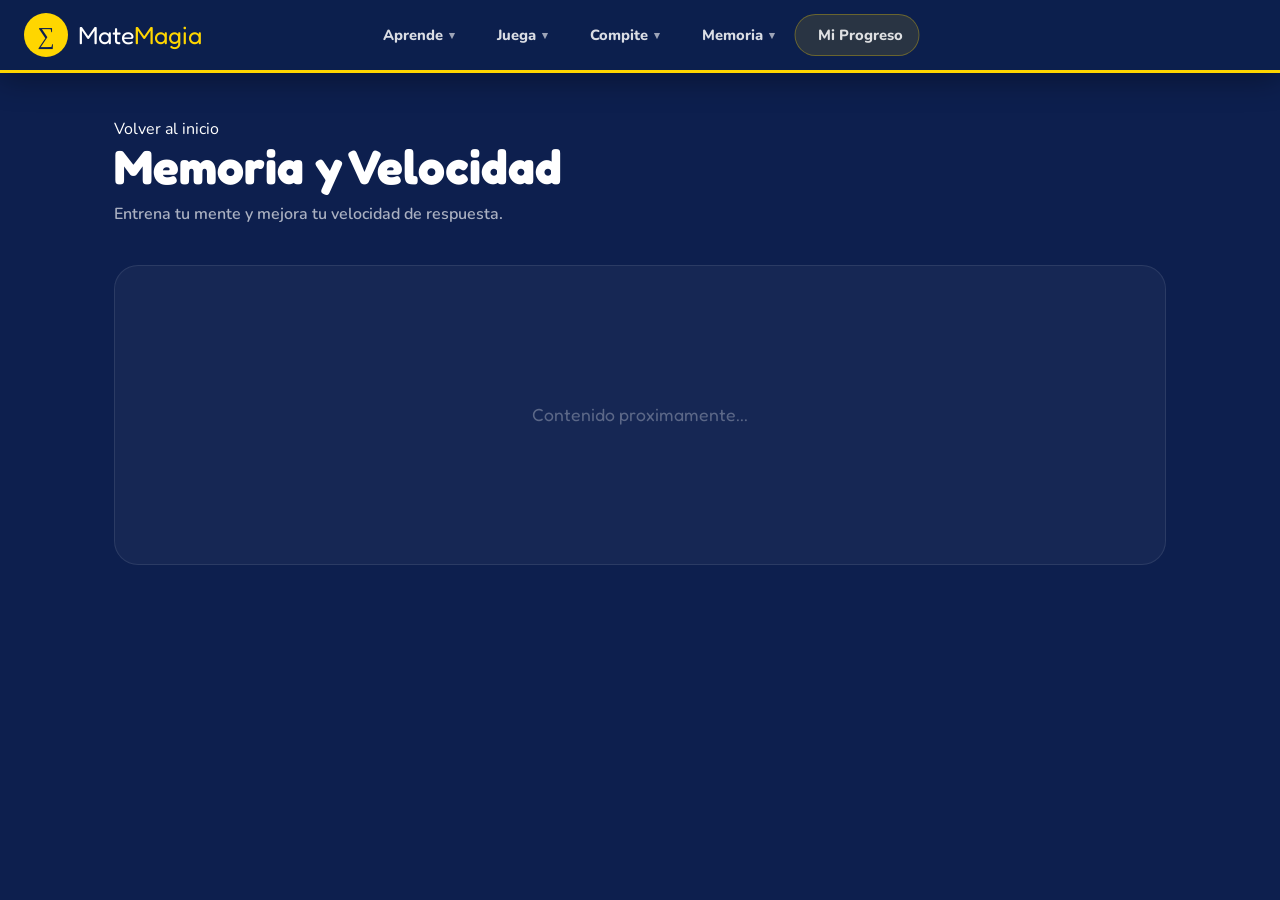
<file: src/views/memoria.html>
<!DOCTYPE html>
<html lang="es">
<head>
  <meta charset="UTF-8" />
  <meta name="viewport" content="width=device-width, initial-scale=1.0" />
  <title>MateMagia — Memoria y Velocidad</title>
  <link rel="preconnect" href="https://fonts.googleapis.com" />
  <link rel="preconnect" href="https://fonts.gstatic.com" crossorigin />
  <link href="https://fonts.googleapis.com/css2?family=Fredoka+One&family=Nunito:wght@400;600;700;800;900&display=swap" rel="stylesheet" />
  <link rel="stylesheet" href="../css/Styles.css" />
</head>
<body>
  <div class="particles" id="particles"></div>
    <nav class="navbar" id="navbar">
    <div class="navbar-inner">

      <!-- LOGO -->
      <a class="nav-logo" href="#" id="navLogo">
        <div class="nav-logo-icon">∑</div>
        <span class="nav-logo-text">Mate<span class="accent">Magia</span></span>
      </a>

      <!-- LINKS CENTRADOS -->
      <ul class="nav-links" id="navLinks">

        <!-- APRENDE -->
        <li class="nav-item has-dropdown" id="navAprende">
          <button class="nav-btn" id="btnAprende">
            <span class="nav-icon"></span>
            <span class="nav-label">Aprende</span>
            <span class="nav-chevron">▾</span>
          </button>
          <div class="dropdown" id="dropAprende">
            <div class="dropdown-header">¿Con cuántas cifras quieres practicar?</div>
            <a class="drop-item" data-modulo="aprende" data-sub="1">
              <div class="drop-icon"></div>
              <div class="drop-info">
                <div class="drop-title">1 Cifra</div>
                <div class="drop-sub">Ej: 3 + 5 = ?</div>
              </div>
              <div class="drop-badge start">Empieza aquí</div>
            </a>
            <a class="drop-item" data-modulo="aprende" data-sub="2">
              <div class="drop-icon"></div>
              <div class="drop-info">
                <div class="drop-title">2 Cifras</div>
                <div class="drop-sub">Ej: 24 + 37 = ?</div>
              </div>
              <div class="drop-badge mid">Nivel Medio</div>
            </a>
            <a class="drop-item" data-modulo="aprende" data-sub="3">
              <div class="drop-icon"></div>
              <div class="drop-info">
                <div class="drop-title">3 Cifras</div>
                <div class="drop-sub">Ej: 123 + 456 = ?</div>
              </div>
              <div class="drop-badge pro">Eres Pro</div>
            </a>
          </div>
        </li>

        <!-- JUEGA -->
        <li class="nav-item has-dropdown" id="navJuega">
          <button class="nav-btn" id="btnJuega">
            <span class="nav-icon"></span>
            <span class="nav-label">Juega</span>
            <span class="nav-chevron">▾</span>
          </button>
          <div class="dropdown" id="dropJuega">
            <div class="dropdown-header">¡Elige tu juego favorito!</div>
            <a class="drop-item" data-modulo="juego" data-sub="operacion-rapida">
              <div class="drop-icon"></div>
              <div class="drop-info">
                <div class="drop-title">Operación Rápida</div>
                <div class="drop-sub">Resuelve antes de que acabe el tiempo</div>
              </div>
            </a>
            <a class="drop-item" data-modulo="juego" data-sub="globos">
              <div class="drop-icon"></div>
              <div class="drop-info">
                <div class="drop-title">Explota Globos</div>
                <div class="drop-sub">Revienta el globo correcto</div>
              </div>
            </a>
            <a class="drop-item locked" data-coming="true">
              <div class="drop-icon"></div>
              <div class="drop-info">
                <div class="drop-title">Viaje Espacial</div>
                <div class="drop-sub">Misiones matemáticas galácticas</div>
              </div>
              <div class="drop-badge lock"> Pronto</div>
            </a>
            <a class="drop-item locked" data-coming="true">
              <div class="drop-icon"></div>
              <div class="drop-info">
                <div class="drop-title">Chef Matemático</div>
                <div class="drop-sub">Cocina con los números</div>
              </div>
              <div class="drop-badge lock"> Pronto</div>
            </a>
          </div>
        </li>

        <!-- COMPITE -->
        <li class="nav-item has-dropdown" id="navCompite">
          <button class="nav-btn" id="btnCompite">
            <span class="nav-icon"></span>
            <span class="nav-label">Compite</span>
            <span class="nav-chevron">▾</span>
          </button>
          <div class="dropdown" id="dropCompite">
            <div class="dropdown-header">¡Demuestra quién es el campeón!</div>
            <a class="drop-item" data-modulo="compite" data-sub="duelo">
              <div class="drop-icon"></div>
              <div class="drop-info">
                <div class="drop-title">Duelo Matemático</div>
                <div class="drop-sub">Tú vs un amigo — el más rápido gana</div>
              </div>
            </a>
            <a class="drop-item" data-modulo="compite" data-sub="torneo">
              <div class="drop-icon"></div>
              <div class="drop-info">
                <div class="drop-title">Torneo en Clase</div>
                <div class="drop-sub">Hasta 8 jugadores en simultáneo</div>
              </div>
            </a>
          </div>
        </li>

        <!-- MEMORIA -->
        <li class="nav-item has-dropdown" id="navMemoria">
          <button class="nav-btn" id="btnMemoria">
            <span class="nav-icon"></span>
            <span class="nav-label">Memoria</span>
            <span class="nav-chevron">▾</span>
          </button>
          <div class="dropdown" id="dropMemoria">
            <div class="dropdown-header">¡Entrena tu mente matemática!</div>
            <a class="drop-item" data-modulo="memoria" data-sub="tarjetas">
              <div class="drop-icon"></div>
              <div class="drop-info">
                <div class="drop-title">Tarjetas Mágicas</div>
                <div class="drop-sub">Encuentra los pares matemáticos</div>
              </div>
            </a>
            <a class="drop-item" data-modulo="memoria" data-sub="secuencia">
              <div class="drop-icon"></div>
              <div class="drop-info">
                <div class="drop-title">Secuencia Numérica</div>
                <div class="drop-sub">Repite el patrón antes que desaparezca</div>
              </div>
            </a>
            <a class="drop-item" data-modulo="memoria" data-sub="flash">
              <div class="drop-icon"></div>
              <div class="drop-info">
                <div class="drop-title">Flash Mental</div>
                <div class="drop-sub">Lee números ultra rápido</div>
              </div>
            </a>
          </div>
        </li>

        <!-- MI PROGRESO -->
        <li class="nav-item" id="navProgreso">
          <button class="nav-btn nav-btn-progreso" id="btnProgreso" data-modulo="progreso" data-sub="ver">
            <span class="nav-icon"></span>
            <span class="nav-label">Mi Progreso</span>
          </button>
        </li>

      </ul>

      <!-- HAMBURGER -->
      <button class="hamburger" id="hamburger" aria-label="Menú">
        <span></span><span></span><span></span>
      </button>

    </div>

    <!-- MENÚ MÓVIL -->
    <div class="mobile-menu" id="mobileMenu">
      <div class="mobile-links">
        <div class="mob-section">
          <div class="mob-section-title"> Aprende</div>
          <a class="mob-item" data-modulo="aprende" data-sub="1"> 1 Cifra — ¡Empieza aquí!</a>
          <a class="mob-item" data-modulo="aprende" data-sub="2"> 2 Cifras</a>
          <a class="mob-item" data-modulo="aprende" data-sub="3"> 3 Cifras — ¡Eres Pro!</a>
        </div>
        <div class="mob-section">
          <div class="mob-section-title"> Juega</div>
          <a class="mob-item" data-modulo="juego" data-sub="operacion-rapida"> Operación Rápida</a>
          <a class="mob-item" data-modulo="juego" data-sub="globos"> Explota Globos</a>
          <a class="mob-item mob-locked" data-coming="true"> Viaje Espacial — Pronto</a>
        </div>
        <div class="mob-section">
          <div class="mob-section-title"> Compite</div>
          <a class="mob-item" data-modulo="compite" data-sub="duelo"> Duelo Matemático</a>
          <a class="mob-item" data-modulo="compite" data-sub="torneo"> Torneo en Clase</a>
        </div>
        <div class="mob-section">
          <div class="mob-section-title"> Memoria</div>
          <a class="mob-item" data-modulo="memoria" data-sub="tarjetas"> Tarjetas Mágicas</a>
          <a class="mob-item" data-modulo="memoria" data-sub="secuencia"> Secuencia Numérica</a>
          <a class="mob-item" data-modulo="memoria" data-sub="flash"> Flash Mental</a>
        </div>
        <div class="mob-section">
          <a class="mob-item mob-progress" data-modulo="progreso" data-sub="ver"> Mi Progreso</a>
        </div>
      </div>
    </div>

  </nav>
  <main class="page-main" id="pageMain">
    <div class="page-header">
      <a class="btn-back" id="btnBack">Volver al inicio</a>
      <h1 class="page-title" id="pageTitle">Memoria y Velocidad</h1>
      <p class="page-desc" id="pageDesc">Entrena tu mente y mejora tu velocidad de respuesta.</p>
    </div>
    <section class="page-content" id="pageContent"></section>
  </main>
  <div class="toast" id="toast"></div>
  <div class="overlay" id="overlay"></div>
  <script src="../Scripts/app.js"></script>
</body>
</html>
</file>
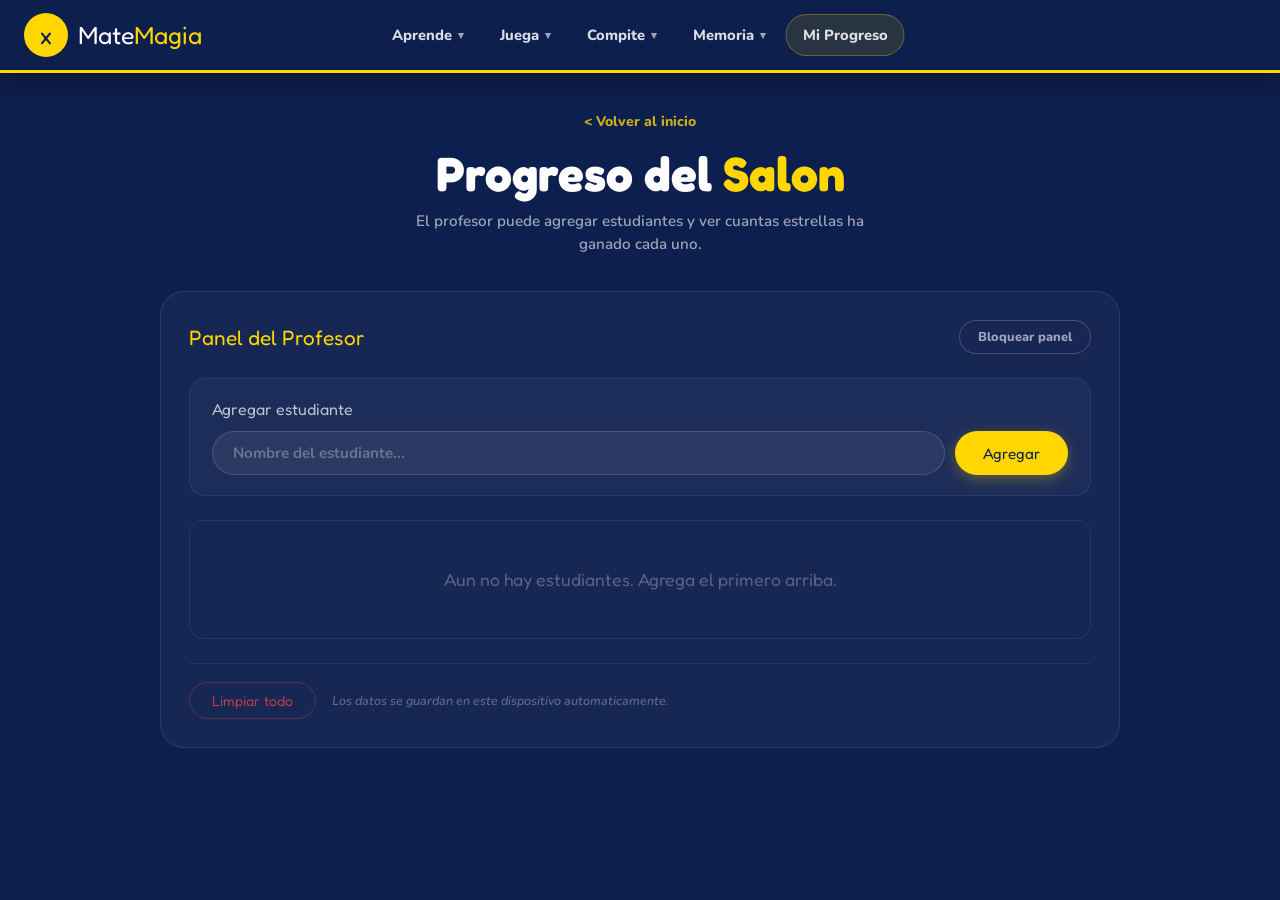
<file: src/views/progreso.html>
<!DOCTYPE html>
<html lang="es">
<head>
  <meta charset="UTF-8" />
  <meta name="viewport" content="width=device-width, initial-scale=1.0" />
  <title>MateMagia — Mi Progreso</title>
  <link rel="preconnect" href="https://fonts.googleapis.com" />
  <link rel="preconnect" href="https://fonts.gstatic.com" crossorigin />
  <link href="https://fonts.googleapis.com/css2?family=Fredoka+One&family=Nunito:wght@400;600;700;800;900&display=swap" rel="stylesheet" />
  <link rel="stylesheet" href="../css/Styles.css" />
  <link rel="stylesheet" href="../css/progreso.css" />
</head>
<body>

  <div class="particles" id="particles"></div>

  <!-- NAVBAR -->
  <nav class="navbar" id="navbar">
    <div class="navbar-inner">
      <a class="nav-logo" href="#" id="navLogo">
        <div class="nav-logo-icon">x</div>
        <span class="nav-logo-text">Mate<span class="accent">Magia</span></span>
      </a>
      <ul class="nav-links" id="navLinks">
        <li class="nav-item has-dropdown" id="navAprende">
          <button class="nav-btn" id="btnAprende">
            <span class="nav-label">Aprende</span>
            <span class="nav-chevron">&#9662;</span>
          </button>
          <div class="dropdown" id="dropAprende">
            <div class="dropdown-header">Con cuantas cifras quieres practicar?</div>
            <a class="drop-item" data-modulo="aprende" data-sub="1">
              <div class="drop-info"><div class="drop-title">1 Cifra</div><div class="drop-sub">Ej: 3 x 5 = ?</div></div>
              <div class="drop-badge start">Empieza aqui</div>
            </a>
            <a class="drop-item" data-modulo="aprende" data-sub="2">
              <div class="drop-info"><div class="drop-title">2 Cifras</div><div class="drop-sub">Ej: 24 x 13 = ?</div></div>
              <div class="drop-badge mid">Nivel Medio</div>
            </a>
            <a class="drop-item" data-modulo="aprende" data-sub="3">
              <div class="drop-info"><div class="drop-title">3 Cifras</div><div class="drop-sub">Ej: 123 x 45 = ?</div></div>
              <div class="drop-badge pro">Eres Pro</div>
            </a>
          </div>
        </li>
        <li class="nav-item has-dropdown" id="navJuega">
          <button class="nav-btn" id="btnJuega">
            <span class="nav-label">Juega</span>
            <span class="nav-chevron">&#9662;</span>
          </button>
          <div class="dropdown" id="dropJuega">
            <div class="dropdown-header">Elige tu juego!</div>
            <a class="drop-item" data-modulo="juego" data-sub="cartas">
              <div class="drop-info"><div class="drop-title">Cartas Magicas</div><div class="drop-sub">Encuentra las parejas</div></div>
            </a>
            <a class="drop-item" data-modulo="juego" data-sub="operacion-rapida">
              <div class="drop-info"><div class="drop-title">Operacion Rapida</div><div class="drop-sub">Contra el tiempo</div></div>
            </a>
          </div>
        </li>
        <li class="nav-item has-dropdown" id="navCompite">
          <button class="nav-btn" id="btnCompite">
            <span class="nav-label">Compite</span>
            <span class="nav-chevron">&#9662;</span>
          </button>
          <div class="dropdown" id="dropCompite">
            <div class="dropdown-header">Demuestra quien es el campeon!</div>
            <a class="drop-item" data-modulo="compite" data-sub="duelo">
              <div class="drop-info"><div class="drop-title">Duelo Matematico</div><div class="drop-sub">Tu vs un amigo</div></div>
            </a>
            <a class="drop-item" data-modulo="compite" data-sub="torneo">
              <div class="drop-info"><div class="drop-title">Torneo en Clase</div><div class="drop-sub">Hasta 8 jugadores</div></div>
            </a>
          </div>
        </li>
        <li class="nav-item has-dropdown" id="navMemoria">
          <button class="nav-btn" id="btnMemoria">
            <span class="nav-label">Memoria</span>
            <span class="nav-chevron">&#9662;</span>
          </button>
          <div class="dropdown" id="dropMemoria">
            <div class="dropdown-header">Entrena tu mente!</div>
            <a class="drop-item" data-modulo="memoria" data-sub="tarjetas">
              <div class="drop-info"><div class="drop-title">Tarjetas Magicas</div></div>
            </a>
            <a class="drop-item" data-modulo="memoria" data-sub="secuencia">
              <div class="drop-info"><div class="drop-title">Secuencia Numerica</div></div>
            </a>
            <a class="drop-item" data-modulo="memoria" data-sub="flash">
              <div class="drop-info"><div class="drop-title">Flash Mental</div></div>
            </a>
          </div>
        </li>
        <li class="nav-item" id="navProgreso">
          <button class="nav-btn nav-btn-progreso active" id="btnProgreso" data-modulo="progreso" data-sub="ver">
            <span class="nav-label">Mi Progreso</span>
          </button>
        </li>
      </ul>
      <button class="hamburger" id="hamburger" aria-label="Menu">
        <span></span><span></span><span></span>
      </button>
    </div>
    <div class="mobile-menu" id="mobileMenu">
      <div class="mobile-links">
        <div class="mob-section">
          <div class="mob-section-title">Aprende</div>
          <a class="mob-item" data-modulo="aprende" data-sub="1">1 Cifra</a>
          <a class="mob-item" data-modulo="aprende" data-sub="2">2 Cifras</a>
          <a class="mob-item" data-modulo="aprende" data-sub="3">3 Cifras</a>
        </div>
        <div class="mob-section">
          <div class="mob-section-title">Juega</div>
          <a class="mob-item" data-modulo="juego" data-sub="cartas">Cartas Magicas</a>
          <a class="mob-item" data-modulo="juego" data-sub="operacion-rapida">Operacion Rapida</a>
        </div>
        <div class="mob-section">
          <a class="mob-item mob-progress" data-modulo="progreso" data-sub="ver">Mi Progreso</a>
        </div>
      </div>
    </div>
  </nav>

  <!-- CONTENIDO -->
  <main class="progreso-main">

    <div class="progreso-header">
      <a class="btn-back" id="btnBack">Volver al inicio</a>
      <h1 class="progreso-title">Progreso del <span class="highlight">Salon</span></h1>
      <p class="progreso-desc">El profesor puede agregar estudiantes y ver cuantas estrellas ha ganado cada uno.</p>
    </div>

    <!-- PANEL PROFESOR -->
    <div class="panel-profesor" id="panelProfesor">
      <div class="panel-prof-header">
        <div class="panel-prof-titulo">Panel del Profesor</div>
        <button class="btn-lock" id="btnLock">Bloquear panel</button>
      </div>

      <!-- AGREGAR ESTUDIANTE -->
      <div class="agregar-zona">
        <div class="agregar-label">Agregar estudiante</div>
        <div class="agregar-fila">
          <input
            type="text"
            class="input-nombre"
            id="inputNombre"
            placeholder="Nombre del estudiante..."
            maxlength="30"
          />
          <button class="btn-agregar" id="btnAgregar">Agregar</button>
        </div>
      </div>

      <!-- TABLA DE ESTUDIANTES -->
      <div class="tabla-wrap">
        <table class="tabla-progreso" id="tablaProgreso">
          <thead>
            <tr>
              <th class="th-pos">Pos.</th>
              <th class="th-nombre">Estudiante</th>
              <th class="th-estrellas">Estrellas</th>
              <th class="th-partidas">Partidas</th>
              <th class="th-mejor">Mejor tiempo</th>
              <th class="th-acciones">Acciones</th>
            </tr>
          </thead>
          <tbody id="tablaBody">
            <!-- Filas generadas por JS -->
          </tbody>
        </table>
        <div class="tabla-vacia" id="tablaVacia">
          Aun no hay estudiantes. Agrega el primero arriba.
        </div>
      </div>

      <!-- BOTON LIMPIAR -->
      <div class="panel-footer">
        <button class="btn-danger" id="btnLimpiarTodo">Limpiar todo</button>
        <span class="panel-footer-nota">Los datos se guardan en este dispositivo automaticamente.</span>
      </div>
    </div>

    <!-- MODAL CONFIRMAR ELIMINAR -->
    <div class="mini-modal" id="miniModal" style="display:none">
      <div class="mini-modal-box">
        <div class="mini-modal-titulo" id="miniModalTitulo">Confirmar</div>
        <div class="mini-modal-texto" id="miniModalTexto"></div>
        <div class="mini-modal-btns">
          <button class="ctrl-btn ctrl-danger" id="miniModalConfirm">Confirmar</button>
          <button class="ctrl-btn ctrl-secondary" id="miniModalCancel">Cancelar</button>
        </div>
      </div>
    </div>

  </main>

  <div class="toast" id="toast"></div>
  <div class="overlay" id="overlay"></div>
  <script src="../Scripts/app.js"></script>
  <script src="../Scripts/progreso.js"></script>
</body>
</html>
</file>
<file: src/css/Styles.css>
:root {
  --azul:         #0D1F4E;
  --azul-mid:     #1A3A8F;
  --azul-vivo:    #2C5FD4;
  --amarillo:     #FFD600;
  --amarillo-w:   #FFC107;
  --blanco:       #FFFFFF;
  --blanco-suave: #F0F4FF;
  --nav-h:        70px;
  --nav-bg:       rgba(13,31,78,0.97);
  --drop-bg:      #0f2560;
  --radio:        16px;
  --radio-sm:     10px;
  --sombra:       0 12px 40px rgba(0,0,0,0.35);
  --trans:        0.28s cubic-bezier(0.34,1.56,0.64,1);
  --trans-fast:   0.2s ease;
}

/* ── RESET ── */
*, *::before, *::after { box-sizing: border-box; margin: 0; padding: 0; }
html { scroll-behavior: smooth; }
body {
  font-family: 'Nunito', sans-serif;
  background: var(--azul);
  color: var(--blanco);
  min-height: 100vh;
  overflow-x: hidden;
}
ul { list-style: none; }
a  { text-decoration: none; cursor: pointer; }
button { border: none; background: none; cursor: pointer; font-family: inherit; }

/* ══════════════════════════════════════
   PARTÍCULAS
══════════════════════════════════════ */
.particles {
  position: fixed;
  inset: 0;
  pointer-events: none;
  z-index: 0;
  overflow: hidden;
}
.particle {
  position: absolute;
  pointer-events: none;
  animation: floatUp linear infinite;
  opacity: 0;
  font-family: 'Fredoka One', cursive;
  user-select: none;
}
@keyframes floatUp {
  0%   { transform: translateY(110vh) rotate(0deg);   opacity: 0; }
  8%   { opacity: 0.13; }
  92%  { opacity: 0.13; }
  100% { transform: translateY(-15vh) rotate(540deg); opacity: 0; }
}

/* ══════════════════════════════════════
   NAVBAR
══════════════════════════════════════ */
.navbar {
  position: fixed;
  top: 0;
  left: 0;
  width: 100%;
  z-index: 1000;
  background: var(--nav-bg);
  border-bottom: 3px solid var(--amarillo);
  backdrop-filter: blur(16px);
  box-shadow: 0 4px 32px rgba(0,0,0,0.4);
}

.navbar-inner {
  width: 100%;
  max-width: 1400px;
  margin: 0 auto;
  height: var(--nav-h);
  display: flex;
  align-items: center;
  justify-content: space-between;
  padding: 0 24px;
  gap: 16px;
  position: relative;
}

/* ── LOGO ── */
.nav-logo {
  display: flex;
  align-items: center;
  gap: 10px;
  text-decoration: none;
  flex-shrink: 0;
  transition: transform var(--trans);
}
.nav-logo:hover { transform: scale(1.05); }

.nav-logo-icon {
  width: 44px;
  height: 44px;
  background: var(--amarillo);
  border-radius: 50%;
  display: flex;
  align-items: center;
  justify-content: center;
  font-family: 'Fredoka One', cursive;
  font-size: 1.5rem;
  color: var(--azul);
  animation: logoPulse 3s ease-in-out infinite;
  flex-shrink: 0;
}
@keyframes logoPulse {
  0%,100% { transform: scale(1) rotate(-4deg); }
  50%      { transform: scale(1.08) rotate(4deg); }
}

.nav-logo-text {
  font-family: 'Fredoka One', cursive;
  font-size: 1.55rem;
  color: var(--blanco);
  line-height: 1;
}
.nav-logo-text .accent { color: var(--amarillo); }

/* ── LINKS CENTRADOS ── */
.nav-links {
  display: flex;
  align-items: center;
  gap: 4px;
  /* Centrado absoluto sobre el navbar-inner */
  position: absolute;
  left: 50%;
  transform: translateX(-50%);
}

/* ── CADA ÍTEM ── */
.nav-item { position: relative; }

.nav-btn {
  display: flex;
  align-items: center;
  gap: 6px;
  padding: 10px 16px;
  border-radius: 40px;
  color: rgba(255,255,255,0.85);
  font-family: 'Nunito', sans-serif;
  font-weight: 800;
  font-size: 0.92rem;
  transition: background var(--trans-fast), color var(--trans-fast), transform var(--trans);
  white-space: nowrap;
}

.nav-btn:hover,
.nav-item.active .nav-btn {
  background: rgba(255,214,0,0.14);
  color: var(--amarillo);
  transform: translateY(-2px);
}

.nav-icon    { font-size: 1.1rem; }
.nav-chevron {
  font-size: 0.7rem;
  transition: transform 0.25s ease;
  opacity: 0.7;
}
.nav-item.open .nav-chevron { transform: rotate(180deg); }

/* Botón de progreso con estilo especial */
.nav-btn-progreso {
  background: rgba(255,214,0,0.12);
  border: 1.5px solid rgba(255,214,0,0.3);
}
.nav-btn-progreso:hover {
  background: var(--amarillo);
  color: var(--azul) !important;
  border-color: var(--amarillo);
}

/* ── DROPDOWN ── */
.dropdown {
  position: absolute;
  top: calc(100% + 14px);
  left: 50%;
  transform: translateX(-50%) translateY(-10px) scale(0.96);
  min-width: 310px;
  background: var(--drop-bg);
  border: 1.5px solid rgba(255,214,0,0.2);
  border-radius: var(--radio);
  padding: 12px 8px;
  box-shadow: var(--sombra);
  opacity: 0;
  pointer-events: none;
  transition: opacity 0.2s ease, transform 0.25s cubic-bezier(0.34,1.56,0.64,1);
  z-index: 200;
}

/* Flecha del dropdown */
.dropdown::before {
  content: '';
  position: absolute;
  top: -9px;
  left: 50%;
  transform: translateX(-50%);
  border: 8px solid transparent;
  border-bottom-color: rgba(255,214,0,0.2);
  border-top: none;
}
.dropdown::after {
  content: '';
  position: absolute;
  top: -7px;
  left: 50%;
  transform: translateX(-50%);
  border: 7px solid transparent;
  border-bottom-color: var(--drop-bg);
  border-top: none;
}

.nav-item.open .dropdown {
  opacity: 1;
  pointer-events: all;
  transform: translateX(-50%) translateY(0) scale(1);
}

.dropdown-header {
  font-size: 0.72rem;
  font-weight: 900;
  text-transform: uppercase;
  letter-spacing: 1px;
  color: var(--amarillo);
  padding: 4px 12px 10px;
  border-bottom: 1px solid rgba(255,255,255,0.08);
  margin-bottom: 6px;
}

/* ── ÍTEM DEL DROPDOWN ── */
.drop-item {
  display: flex;
  align-items: center;
  gap: 12px;
  padding: 12px 12px;
  border-radius: var(--radio-sm);
  transition: background var(--trans-fast), transform var(--trans);
  cursor: pointer;
  position: relative;
}
.drop-item:hover:not(.locked) {
  background: rgba(255,255,255,0.07);
  transform: translateX(4px);
}
.drop-item.locked { opacity: 0.5; cursor: not-allowed; }

.drop-icon { font-size: 1.6rem; flex-shrink: 0; }

.drop-info { flex: 1; }
.drop-title {
  font-family: 'Fredoka One', cursive;
  font-size: 1rem;
  color: var(--blanco);
  line-height: 1;
}
.drop-sub {
  font-size: 0.75rem;
  color: rgba(255,255,255,0.58);
  margin-top: 2px;
}

/* Badges de dropdown */
.drop-badge {
  font-size: 0.65rem;
  font-weight: 900;
  padding: 3px 9px;
  border-radius: 20px;
  white-space: nowrap;
  flex-shrink: 0;
}
.drop-badge.start { background: #fbff00ec; color: #000000; }
.drop-badge.mid   { background: #ff8800; color: #000000; }
.drop-badge.pro   { background: #70f107; color: var(--azul); }
.drop-badge.lock  { background: rgba(248, 122, 3, 0.897); color: rgba(255,255,255,0.5); }

/* ── HAMBURGER (móvil) ── */
.hamburger {
  display: none;
  flex-direction: column;
  gap: 5px;
  padding: 8px;
  border-radius: 10px;
  transition: background var(--trans-fast);
  flex-shrink: 0;
  z-index: 10;
}
.hamburger:hover { background: rgba(255,214,0,0.15); }
.hamburger span {
  display: block;
  width: 26px;
  height: 3px;
  background: var(--amarillo);
  border-radius: 3px;
  transition: transform 0.3s ease, opacity 0.2s;
}
.hamburger.open span:nth-child(1) { transform: translateY(8px) rotate(45deg); }
.hamburger.open span:nth-child(2) { opacity: 0; }
.hamburger.open span:nth-child(3) { transform: translateY(-8px) rotate(-45deg); }

/* ── MENÚ MÓVIL ── */
.mobile-menu {
  display: none;
  max-height: 0;
  overflow: hidden;
  transition: max-height 0.45s cubic-bezier(0.4,0,0.2,1);
  background: var(--drop-bg);
  border-top: 1px solid rgba(255,214,0,0.15);
}
.mobile-menu.open { max-height: 80vh; overflow-y: auto; }

.mobile-links { padding: 16px 16px 24px; }

.mob-section { margin-bottom: 20px; }

.mob-section-title {
  font-family: 'Fredoka One', cursive;
  font-size: 0.95rem;
  color: var(--amarillo);
  padding: 6px 12px;
  margin-bottom: 6px;
  border-left: 3px solid var(--amarillo);
}

.mob-item {
  display: block;
  padding: 12px 14px;
  border-radius: var(--radio-sm);
  color: rgba(255,255,255,0.85);
  font-weight: 700;
  font-size: 0.9rem;
  transition: background var(--trans-fast), color var(--trans-fast);
  margin-bottom: 2px;
}
.mob-item:hover:not(.mob-locked) {
  background: rgba(255,255,255,0.07);
  color: var(--amarillo);
}
.mob-item.mob-locked { opacity: 0.4; cursor: not-allowed; }
.mob-item.mob-progress {
  background: rgba(255,214,0,0.12);
  border: 1px solid rgba(255,214,0,0.3);
  color: var(--amarillo);
  text-align: center;
  font-family: 'Fredoka One', cursive;
  font-size: 1rem;
}

/* ── OVERLAY ── */
.overlay {
  display: none;
  position: fixed;
  inset: 0;
  z-index: 500;
  background: transparent;
}
.overlay.active { display: block; }

/* ══════════════════════════════════════
   HERO SECTION
══════════════════════════════════════ */
.hero-section {
  position: relative;
  z-index: 5;
  min-height: 100vh;
  padding-top: calc(var(--nav-h) + 40px);
  display: flex;
  flex-direction: column;
  align-items: center;
  justify-content: center;
  gap: 40px;
  text-align: center;
  padding-left: 20px;
  padding-right: 20px;
  padding-bottom: 60px;

  background:
    radial-gradient(ellipse 80% 60% at 50% 0%, rgba(44,95,212,0.25) 0%, transparent 70%),
    radial-gradient(ellipse 50% 40% at 80% 80%, rgba(255,214,0,0.07) 0%, transparent 60%),
    var(--azul);
}

/* MASCOTA */
.mascot-wrap {
  position: relative;
  display: flex;
  justify-content: center;
}

.mascot { position: relative; cursor: pointer; }

.mascot-body {
  width: 110px;
  height: 110px;
  background: var(--amarillo);
  border-radius: 45% 55% 55% 45% / 40% 40% 60% 60%;
  position: relative;
  margin: 0 auto;
  animation: mascotFloat 3.5s ease-in-out infinite;
  box-shadow: 0 16px 40px rgba(255,214,0,0.35), 0 0 0 0 rgba(255,214,0,0.4);
  transition: transform 0.3s;
}
.mascot-body:hover { animation-play-state: paused; transform: scale(1.12); }

@keyframes mascotFloat {
  0%,100% { transform: translateY(0) rotate(-3deg); box-shadow: 0 16px 40px rgba(255,214,0,0.35); }
  50%      { transform: translateY(-14px) rotate(3deg); box-shadow: 0 30px 50px rgba(255,214,0,0.2); }
}

.eye {
  position: absolute;
  width: 22px;
  height: 22px;
  background: var(--azul);
  border-radius: 50%;
  top: 28px;
  display: flex;
  align-items: center;
  justify-content: center;
  animation: blink 5s ease-in-out infinite;
}
.left-eye  { left: 20px; }
.right-eye { right: 20px; }
.pupil {
  width: 10px;
  height: 10px;
  background: #fff;
  border-radius: 50%;
  transform: translate(2px,-2px);
}
@keyframes blink {
  0%,88%,100% { transform: scaleY(1); }
  94%          { transform: scaleY(0.08); }
}

.mascot-mouth {
  position: absolute;
  bottom: 26px;
  left: 50%;
  transform: translateX(-50%);
  width: 38px;
  height: 18px;
  border-bottom: 5px solid var(--azul);
  border-left: 5px solid var(--azul);
  border-right: 5px solid var(--azul);
  border-radius: 0 0 24px 24px;
}

.speech-bubble {
  position: absolute;
  bottom: calc(100% + 16px);
  left: 50%;
  transform: translateX(-50%);
  background: var(--blanco);
  color: var(--azul);
  font-size: 0.82rem;
  font-weight: 700;
  line-height: 1.5;
  padding: 12px 18px;
  border-radius: 20px 20px 20px 4px;
  white-space: nowrap;
  box-shadow: var(--sombra);
  animation: bubblePop 0.45s cubic-bezier(0.34,1.56,0.64,1) both;
  text-align: center;
  min-width: 220px;
}
.speech-bubble::after {
  content: '';
  position: absolute;
  bottom: -10px;
  left: 24px;
  border: 8px solid transparent;
  border-top-color: var(--blanco);
  border-bottom: none;
}
@keyframes bubblePop {
  from { transform: translateX(-50%) scale(0.7); opacity: 0; }
  to   { transform: translateX(-50%) scale(1); opacity: 1; }
}

/* HERO TEXT */
.hero-text { max-width: 600px; }

.hero-title {
  font-family: 'Fredoka One', cursive;
  font-size: clamp(2.2rem, 7vw, 4rem);
  line-height: 1.1;
  color: var(--blanco);
  margin-bottom: 16px;
}

.hero-highlight {
  color: var(--amarillo);
  position: relative;
  display: inline-block;
}
.hero-highlight::after {
  content: '';
  position: absolute;
  bottom: 0px;
  left: 0; right: 0;
  height: 6px;
  background: var(--amarillo);
  border-radius: 3px;
  opacity: 0.4;
}

.hero-sub {
  font-size: clamp(1rem, 2.5vw, 1.2rem);
  color: rgba(255,255,255,0.72);
  margin-bottom: 32px;
  font-weight: 600;
}

.hero-cta {
  display: flex;
  gap: 14px;
  justify-content: center;
  flex-wrap: wrap;
}

.btn-primary {
  background: var(--amarillo);
  color: var(--azul);
  font-family: 'Fredoka One', cursive;
  font-size: 1.1rem;
  padding: 14px 32px;
  border-radius: 40px;
  border: none;
  cursor: pointer;
  transition: transform var(--trans), box-shadow var(--trans-fast);
  box-shadow: 0 8px 24px rgba(255,214,0,0.4);
}
.btn-primary:hover {
  transform: translateY(-4px) scale(1.04);
  box-shadow: 0 16px 36px rgba(255,214,0,0.5);
}

.btn-secondary {
  background: transparent;
  color: var(--blanco);
  font-family: 'Fredoka One', cursive;
  font-size: 1.1rem;
  padding: 14px 32px;
  border-radius: 40px;
  border: 2px solid rgba(255,255,255,0.3);
  cursor: pointer;
  transition: all var(--trans-fast);
}
.btn-secondary:hover {
  border-color: var(--amarillo);
  color: var(--amarillo);
  transform: translateY(-4px);
}

/* STATS RÁPIDAS */
.quick-stats {
  display: flex;
  align-items: center;
  gap: 0;
  background: rgba(255,255,255,0.06);
  border: 1.5px solid rgba(255,255,255,0.1);
  border-radius: 50px;
  padding: 16px 32px;
  gap: 24px;
  backdrop-filter: blur(8px);
}

.qstat { text-align: center; }
.qstat-val {
  font-family: 'Fredoka One', cursive;
  font-size: 1.8rem;
  color: var(--amarillo);
  line-height: 1;
}
.qstat-lbl {
  font-size: 0.72rem;
  color: rgba(255,255,255,0.6);
  font-weight: 700;
  margin-top: 2px;
}
.qstat-divider {
  width: 1px;
  height: 36px;
  background: rgba(255,255,255,0.15);
}

/* ══════════════════════════════════════
   TOAST
══════════════════════════════════════ */
.toast {
  position: fixed;
  bottom: 28px;
  left: 50%;
  transform: translateX(-50%) translateY(80px);
  background: var(--azul);
  border: 2px solid var(--amarillo);
  color: var(--blanco);
  font-family: 'Nunito', sans-serif;
  font-weight: 800;
  font-size: 0.92rem;
  padding: 12px 28px;
  border-radius: 40px;
  box-shadow: 0 8px 28px rgba(0,0,0,0.35);
  z-index: 2000;
  transition: transform 0.4s cubic-bezier(0.34,1.56,0.64,1), opacity 0.3s;
  opacity: 0;
  pointer-events: none;
  white-space: nowrap;
}
.toast.show {
  transform: translateX(-50%) translateY(0);
  opacity: 1;
}

/* ══════════════════════════════════════
   RESPONSIVE
══════════════════════════════════════ */
@media (max-width: 900px) {
  .nav-links { display: none; }
  .hamburger { display: flex; }
  .mobile-menu { display: block; }
}

@media (max-width: 600px) {
  .navbar-inner { padding: 0 16px; }
  .hero-title { font-size: 2rem; }
  .quick-stats { padding: 12px 20px; gap: 16px; }
  .qstat-val { font-size: 1.4rem; }
  .speech-bubble { font-size: 0.75rem; min-width: 180px; white-space: normal; }
  .mascot-body { width: 86px; height: 86px; }
}

/* ── SCROLLBAR ── */
::-webkit-scrollbar { width: 7px; }
::-webkit-scrollbar-track { background: var(--azul); }
::-webkit-scrollbar-thumb { background: var(--azul-mid); border-radius: 8px; }



/* ══════════════════════════════════════
   PAGINAS INTERNAS — views/
══════════════════════════════════════ */
.page-main {
  position: relative;
  z-index: 5;
  min-height: 100vh;
  padding-top: calc(var(--nav-h) + 48px);
  padding-bottom: 60px;
  padding-left: 24px;
  padding-right: 24px;
  max-width: 1100px;
  margin: 0 auto;
}
.page-header { margin-bottom: 40px; }
.page-title {
  font-family: 'Fredoka One', cursive;
  font-size: clamp(1.8rem, 5vw, 3rem);
  color: var(--blanco);
  margin-bottom: 10px;
  line-height: 1.1;
}
.page-desc {
  font-size: 1rem;
  color: rgba(255,255,255,0.65);
  font-weight: 600;
  max-width: 560px;
}
.page-content {
  width: 100%;
  min-height: 300px;
  background: rgba(255,255,255,0.04);
  border: 1.5px solid rgba(255,255,255,0.09);
  border-radius: 24px;
  padding: 40px;
  display: flex;
  align-items: center;
  justify-content: center;
  color: rgba(255,255,255,0.3);
  font-family: 'Fredoka One', cursive;
  font-size: 1.1rem;
}
.page-content::before { content: 'Contenido proximamente...'; }
@media (max-width: 600px) {
  .page-main { padding-left: 14px; padding-right: 14px; }
  .page-content { padding: 24px; }
}
</file>
<file: Styles.css>
:root {
  --azul:         #0D1F4E;
  --azul-mid:     #1A3A8F;
  --azul-vivo:    #2C5FD4;
  --amarillo:     #FFD600;
  --amarillo-w:   #FFC107;
  --blanco:       #FFFFFF;
  --blanco-suave: #F0F4FF;
  --nav-h:        70px;
  --nav-bg:       rgba(13,31,78,0.97);
  --drop-bg:      #0f2560;
  --radio:        16px;
  --radio-sm:     10px;
  --sombra:       0 12px 40px rgba(0,0,0,0.35);
  --trans:        0.28s cubic-bezier(0.34,1.56,0.64,1);
  --trans-fast:   0.2s ease;
}

/* ── RESET ── */
*, *::before, *::after { box-sizing: border-box; margin: 0; padding: 0; }
html { scroll-behavior: smooth; }
body {
  font-family: 'Nunito', sans-serif;
  background: var(--azul);
  color: var(--blanco);
  min-height: 100vh;
  overflow-x: hidden;
}
ul { list-style: none; }
a  { text-decoration: none; cursor: pointer; }
button { border: none; background: none; cursor: pointer; font-family: inherit; }

/* ══════════════════════════════════════
   PARTÍCULAS
══════════════════════════════════════ */
.particles {
  position: fixed;
  inset: 0;
  pointer-events: none;
  z-index: 0;
  overflow: hidden;
}
.particle {
  position: absolute;
  pointer-events: none;
  animation: floatUp linear infinite;
  opacity: 0;
  font-family: 'Fredoka One', cursive;
  user-select: none;
}
@keyframes floatUp {
  0%   { transform: translateY(110vh) rotate(0deg);   opacity: 0; }
  8%   { opacity: 0.13; }
  92%  { opacity: 0.13; }
  100% { transform: translateY(-15vh) rotate(540deg); opacity: 0; }
}

/* ══════════════════════════════════════
   NAVBAR
══════════════════════════════════════ */
.navbar {
  position: fixed;
  top: 0;
  left: 0;
  width: 100%;
  z-index: 1000;
  background: var(--nav-bg);
  border-bottom: 3px solid var(--amarillo);
  backdrop-filter: blur(16px);
  box-shadow: 0 4px 32px rgba(0,0,0,0.4);
}

.navbar-inner {
  width: 100%;
  max-width: 1400px;
  margin: 0 auto;
  height: var(--nav-h);
  display: flex;
  align-items: center;
  justify-content: space-between;
  padding: 0 24px;
  gap: 16px;
  position: relative;
}

/* ── LOGO ── */
.nav-logo {
  display: flex;
  align-items: center;
  gap: 10px;
  text-decoration: none;
  flex-shrink: 0;
  transition: transform var(--trans);
}
.nav-logo:hover { transform: scale(1.05); }

.nav-logo-icon {
  width: 44px;
  height: 44px;
  background: var(--amarillo);
  border-radius: 50%;
  display: flex;
  align-items: center;
  justify-content: center;
  font-family: 'Fredoka One', cursive;
  font-size: 1.5rem;
  color: var(--azul);
  animation: logoPulse 3s ease-in-out infinite;
  flex-shrink: 0;
}
@keyframes logoPulse {
  0%,100% { transform: scale(1) rotate(-4deg); }
  50%      { transform: scale(1.08) rotate(4deg); }
}

.nav-logo-text {
  font-family: 'Fredoka One', cursive;
  font-size: 1.55rem;
  color: var(--blanco);
  line-height: 1;
}
.nav-logo-text .accent { color: var(--amarillo); }

/* ── LINKS CENTRADOS ── */
.nav-links {
  display: flex;
  align-items: center;
  gap: 4px;
  /* Centrado absoluto sobre el navbar-inner */
  position: absolute;
  left: 50%;
  transform: translateX(-50%);
}

/* ── CADA ÍTEM ── */
.nav-item { position: relative; }

.nav-btn {
  display: flex;
  align-items: center;
  gap: 6px;
  padding: 10px 16px;
  border-radius: 40px;
  color: rgba(255,255,255,0.85);
  font-family: 'Nunito', sans-serif;
  font-weight: 800;
  font-size: 0.92rem;
  transition: background var(--trans-fast), color var(--trans-fast), transform var(--trans);
  white-space: nowrap;
}

.nav-btn:hover,
.nav-item.active .nav-btn {
  background: rgba(255,214,0,0.14);
  color: var(--amarillo);
  transform: translateY(-2px);
}

.nav-icon    { font-size: 1.1rem; }
.nav-chevron {
  font-size: 0.7rem;
  transition: transform 0.25s ease;
  opacity: 0.7;
}
.nav-item.open .nav-chevron { transform: rotate(180deg); }

/* Botón de progreso con estilo especial */
.nav-btn-progreso {
  background: rgba(255,214,0,0.12);
  border: 1.5px solid rgba(255,214,0,0.3);
}
.nav-btn-progreso:hover {
  background: var(--amarillo);
  color: var(--azul) !important;
  border-color: var(--amarillo);
}

/* ── DROPDOWN ── */
.dropdown {
  position: absolute;
  top: calc(100% + 14px);
  left: 50%;
  transform: translateX(-50%) translateY(-10px) scale(0.96);
  min-width: 310px;
  background: var(--drop-bg);
  border: 1.5px solid rgba(255,214,0,0.2);
  border-radius: var(--radio);
  padding: 12px 8px;
  box-shadow: var(--sombra);
  opacity: 0;
  pointer-events: none;
  transition: opacity 0.2s ease, transform 0.25s cubic-bezier(0.34,1.56,0.64,1);
  z-index: 200;
}

/* Flecha del dropdown */
.dropdown::before {
  content: '';
  position: absolute;
  top: -9px;
  left: 50%;
  transform: translateX(-50%);
  border: 8px solid transparent;
  border-bottom-color: rgba(255,214,0,0.2);
  border-top: none;
}
.dropdown::after {
  content: '';
  position: absolute;
  top: -7px;
  left: 50%;
  transform: translateX(-50%);
  border: 7px solid transparent;
  border-bottom-color: var(--drop-bg);
  border-top: none;
}

.nav-item.open .dropdown {
  opacity: 1;
  pointer-events: all;
  transform: translateX(-50%) translateY(0) scale(1);
}

.dropdown-header {
  font-size: 0.72rem;
  font-weight: 900;
  text-transform: uppercase;
  letter-spacing: 1px;
  color: var(--amarillo);
  padding: 4px 12px 10px;
  border-bottom: 1px solid rgba(255,255,255,0.08);
  margin-bottom: 6px;
}

/* ── ÍTEM DEL DROPDOWN ── */
.drop-item {
  display: flex;
  align-items: center;
  gap: 12px;
  padding: 12px 12px;
  border-radius: var(--radio-sm);
  transition: background var(--trans-fast), transform var(--trans);
  cursor: pointer;
  position: relative;
}
.drop-item:hover:not(.locked) {
  background: rgba(255,255,255,0.07);
  transform: translateX(4px);
}
.drop-item.locked { opacity: 0.5; cursor: not-allowed; }

.drop-icon { font-size: 1.6rem; flex-shrink: 0; }

.drop-info { flex: 1; }
.drop-title {
  font-family: 'Fredoka One', cursive;
  font-size: 1rem;
  color: var(--blanco);
  line-height: 1;
}
.drop-sub {
  font-size: 0.75rem;
  color: rgba(255,255,255,0.58);
  margin-top: 2px;
}

/* Badges de dropdown */
.drop-badge {
  font-size: 0.65rem;
  font-weight: 900;
  padding: 3px 9px;
  border-radius: 20px;
  white-space: nowrap;
  flex-shrink: 0;
}
.drop-badge.start { background: #fbff00ec; color: #000000; }
.drop-badge.mid   { background: #ff8800; color: #000000; }
.drop-badge.pro   { background: #70f107; color: var(--azul); }
.drop-badge.lock  { background: rgba(248, 122, 3, 0.897); color: rgba(255,255,255,0.5); }

/* ── HAMBURGER (móvil) ── */
.hamburger {
  display: none;
  flex-direction: column;
  gap: 5px;
  padding: 8px;
  border-radius: 10px;
  transition: background var(--trans-fast);
  flex-shrink: 0;
  z-index: 10;
}
.hamburger:hover { background: rgba(255,214,0,0.15); }
.hamburger span {
  display: block;
  width: 26px;
  height: 3px;
  background: var(--amarillo);
  border-radius: 3px;
  transition: transform 0.3s ease, opacity 0.2s;
}
.hamburger.open span:nth-child(1) { transform: translateY(8px) rotate(45deg); }
.hamburger.open span:nth-child(2) { opacity: 0; }
.hamburger.open span:nth-child(3) { transform: translateY(-8px) rotate(-45deg); }

/* ── MENÚ MÓVIL ── */
.mobile-menu {
  display: none;
  max-height: 0;
  overflow: hidden;
  transition: max-height 0.45s cubic-bezier(0.4,0,0.2,1);
  background: var(--drop-bg);
  border-top: 1px solid rgba(255,214,0,0.15);
}
.mobile-menu.open { max-height: 80vh; overflow-y: auto; }

.mobile-links { padding: 16px 16px 24px; }

.mob-section { margin-bottom: 20px; }

.mob-section-title {
  font-family: 'Fredoka One', cursive;
  font-size: 0.95rem;
  color: var(--amarillo);
  padding: 6px 12px;
  margin-bottom: 6px;
  border-left: 3px solid var(--amarillo);
}

.mob-item {
  display: block;
  padding: 12px 14px;
  border-radius: var(--radio-sm);
  color: rgba(255,255,255,0.85);
  font-weight: 700;
  font-size: 0.9rem;
  transition: background var(--trans-fast), color var(--trans-fast);
  margin-bottom: 2px;
}
.mob-item:hover:not(.mob-locked) {
  background: rgba(255,255,255,0.07);
  color: var(--amarillo);
}
.mob-item.mob-locked { opacity: 0.4; cursor: not-allowed; }
.mob-item.mob-progress {
  background: rgba(255,214,0,0.12);
  border: 1px solid rgba(255,214,0,0.3);
  color: var(--amarillo);
  text-align: center;
  font-family: 'Fredoka One', cursive;
  font-size: 1rem;
}

/* ── OVERLAY ── */
.overlay {
  display: none;
  position: fixed;
  inset: 0;
  z-index: 500;
  background: transparent;
}
.overlay.active { display: block; }

/* ══════════════════════════════════════
   HERO SECTION
══════════════════════════════════════ */
.hero-section {
  position: relative;
  z-index: 5;
  min-height: 100vh;
  padding-top: calc(var(--nav-h) + 40px);
  display: flex;
  flex-direction: column;
  align-items: center;
  justify-content: center;
  gap: 40px;
  text-align: center;
  padding-left: 20px;
  padding-right: 20px;
  padding-bottom: 60px;

  background:
    radial-gradient(ellipse 80% 60% at 50% 0%, rgba(44,95,212,0.25) 0%, transparent 70%),
    radial-gradient(ellipse 50% 40% at 80% 80%, rgba(255,214,0,0.07) 0%, transparent 60%),
    var(--azul);
}

/* MASCOTA */
.mascot-wrap {
  position: relative;
  display: flex;
  justify-content: center;
}

.mascot { position: relative; cursor: pointer; }

.mascot-body {
  width: 110px;
  height: 110px;
  background: var(--amarillo);
  border-radius: 45% 55% 55% 45% / 40% 40% 60% 60%;
  position: relative;
  margin: 0 auto;
  animation: mascotFloat 3.5s ease-in-out infinite;
  box-shadow: 0 16px 40px rgba(255,214,0,0.35), 0 0 0 0 rgba(255,214,0,0.4);
  transition: transform 0.3s;
}
.mascot-body:hover { animation-play-state: paused; transform: scale(1.12); }

@keyframes mascotFloat {
  0%,100% { transform: translateY(0) rotate(-3deg); box-shadow: 0 16px 40px rgba(255,214,0,0.35); }
  50%      { transform: translateY(-14px) rotate(3deg); box-shadow: 0 30px 50px rgba(255,214,0,0.2); }
}

.eye {
  position: absolute;
  width: 22px;
  height: 22px;
  background: var(--azul);
  border-radius: 50%;
  top: 28px;
  display: flex;
  align-items: center;
  justify-content: center;
  animation: blink 5s ease-in-out infinite;
}
.left-eye  { left: 20px; }
.right-eye { right: 20px; }
.pupil {
  width: 10px;
  height: 10px;
  background: #fff;
  border-radius: 50%;
  transform: translate(2px,-2px);
}
@keyframes blink {
  0%,88%,100% { transform: scaleY(1); }
  94%          { transform: scaleY(0.08); }
}

.mascot-mouth {
  position: absolute;
  bottom: 26px;
  left: 50%;
  transform: translateX(-50%);
  width: 38px;
  height: 18px;
  border-bottom: 5px solid var(--azul);
  border-left: 5px solid var(--azul);
  border-right: 5px solid var(--azul);
  border-radius: 0 0 24px 24px;
}

.speech-bubble {
  position: absolute;
  bottom: calc(100% + 16px);
  left: 50%;
  transform: translateX(-50%);
  background: var(--blanco);
  color: var(--azul);
  font-size: 0.82rem;
  font-weight: 700;
  line-height: 1.5;
  padding: 12px 18px;
  border-radius: 20px 20px 20px 4px;
  white-space: nowrap;
  box-shadow: var(--sombra);
  animation: bubblePop 0.45s cubic-bezier(0.34,1.56,0.64,1) both;
  text-align: center;
  min-width: 220px;
}
.speech-bubble::after {
  content: '';
  position: absolute;
  bottom: -10px;
  left: 24px;
  border: 8px solid transparent;
  border-top-color: var(--blanco);
  border-bottom: none;
}
@keyframes bubblePop {
  from { transform: translateX(-50%) scale(0.7); opacity: 0; }
  to   { transform: translateX(-50%) scale(1); opacity: 1; }
}

/* HERO TEXT */
.hero-text { max-width: 600px; }

.hero-title {
  font-family: 'Fredoka One', cursive;
  font-size: clamp(2.2rem, 7vw, 4rem);
  line-height: 1.1;
  color: var(--blanco);
  margin-bottom: 16px;
}

.hero-highlight {
  color: var(--amarillo);
  position: relative;
  display: inline-block;
}
.hero-highlight::after {
  content: '';
  position: absolute;
  bottom: 0px;
  left: 0; right: 0;
  height: 6px;
  background: var(--amarillo);
  border-radius: 3px;
  opacity: 0.4;
}

.hero-sub {
  font-size: clamp(1rem, 2.5vw, 1.2rem);
  color: rgba(255,255,255,0.72);
  margin-bottom: 32px;
  font-weight: 600;
}

.hero-cta {
  display: flex;
  gap: 14px;
  justify-content: center;
  flex-wrap: wrap;
}

.btn-primary {
  background: var(--amarillo);
  color: var(--azul);
  font-family: 'Fredoka One', cursive;
  font-size: 1.1rem;
  padding: 14px 32px;
  border-radius: 40px;
  border: none;
  cursor: pointer;
  transition: transform var(--trans), box-shadow var(--trans-fast);
  box-shadow: 0 8px 24px rgba(255,214,0,0.4);
}
.btn-primary:hover {
  transform: translateY(-4px) scale(1.04);
  box-shadow: 0 16px 36px rgba(255,214,0,0.5);
}

.btn-secondary {
  background: transparent;
  color: var(--blanco);
  font-family: 'Fredoka One', cursive;
  font-size: 1.1rem;
  padding: 14px 32px;
  border-radius: 40px;
  border: 2px solid rgba(255,255,255,0.3);
  cursor: pointer;
  transition: all var(--trans-fast);
}
.btn-secondary:hover {
  border-color: var(--amarillo);
  color: var(--amarillo);
  transform: translateY(-4px);
}

/* STATS RÁPIDAS */
.quick-stats {
  display: flex;
  align-items: center;
  gap: 0;
  background: rgba(255,255,255,0.06);
  border: 1.5px solid rgba(255,255,255,0.1);
  border-radius: 50px;
  padding: 16px 32px;
  gap: 24px;
  backdrop-filter: blur(8px);
}

.qstat { text-align: center; }
.qstat-val {
  font-family: 'Fredoka One', cursive;
  font-size: 1.8rem;
  color: var(--amarillo);
  line-height: 1;
}
.qstat-lbl {
  font-size: 0.72rem;
  color: rgba(255,255,255,0.6);
  font-weight: 700;
  margin-top: 2px;
}
.qstat-divider {
  width: 1px;
  height: 36px;
  background: rgba(255,255,255,0.15);
}

/* ══════════════════════════════════════
   TOAST
══════════════════════════════════════ */
.toast {
  position: fixed;
  bottom: 28px;
  left: 50%;
  transform: translateX(-50%) translateY(80px);
  background: var(--azul);
  border: 2px solid var(--amarillo);
  color: var(--blanco);
  font-family: 'Nunito', sans-serif;
  font-weight: 800;
  font-size: 0.92rem;
  padding: 12px 28px;
  border-radius: 40px;
  box-shadow: 0 8px 28px rgba(0,0,0,0.35);
  z-index: 2000;
  transition: transform 0.4s cubic-bezier(0.34,1.56,0.64,1), opacity 0.3s;
  opacity: 0;
  pointer-events: none;
  white-space: nowrap;
}
.toast.show {
  transform: translateX(-50%) translateY(0);
  opacity: 1;
}

/* ══════════════════════════════════════
   RESPONSIVE
══════════════════════════════════════ */
@media (max-width: 900px) {
  .nav-links { display: none; }
  .hamburger { display: flex; }
  .mobile-menu { display: block; }
}

@media (max-width: 600px) {
  .navbar-inner { padding: 0 16px; }
  .hero-title { font-size: 2rem; }
  .quick-stats { padding: 12px 20px; gap: 16px; }
  .qstat-val { font-size: 1.4rem; }
  .speech-bubble { font-size: 0.75rem; min-width: 180px; white-space: normal; }
  .mascot-body { width: 86px; height: 86px; }
}

/* ── SCROLLBAR ── */
::-webkit-scrollbar { width: 7px; }
::-webkit-scrollbar-track { background: var(--azul); }
::-webkit-scrollbar-thumb { background: var(--azul-mid); border-radius: 8px; }



/* ══════════════════════════════════════
   PAGINAS INTERNAS (aprende, juega, etc.)
══════════════════════════════════════ */
.page-main {
  position: relative;
  z-index: 5;
  min-height: 100vh;
  padding-top: calc(var(--nav-h) + 48px);
  padding-bottom: 60px;
  padding-left: 24px;
  padding-right: 24px;
  max-width: 1100px;
  margin: 0 auto;
}

.page-header {
  margin-bottom: 40px;
}

.btn-back {
  display: inline-block;
  color: var(--amarillo);
  font-family: 'Nunito', sans-serif;
  font-weight: 800;
  font-size: 0.88rem;
  cursor: pointer;
  margin-bottom: 16px;
  opacity: 0.85;
  transition: opacity 0.2s;
  letter-spacing: 0.3px;
}
.btn-back::before { content: '< '; }
.btn-back:hover { opacity: 1; }

.page-title {
  font-family: 'Fredoka One', cursive;
  font-size: clamp(1.8rem, 5vw, 3rem);
  color: var(--blanco);
  margin-bottom: 10px;
  line-height: 1.1;
}

.page-desc {
  font-size: 1rem;
  color: rgba(255,255,255,0.65);
  font-weight: 600;
  max-width: 560px;
}

.page-content {
  width: 100%;
  min-height: 300px;
  background: rgba(255,255,255,0.04);
  border: 1.5px solid rgba(255,255,255,0.09);
  border-radius: 24px;
  padding: 40px;
  display: flex;
  align-items: center;
  justify-content: center;
  color: rgba(255,255,255,0.35);
  font-family: 'Fredoka One', cursive;
  font-size: 1.2rem;
  letter-spacing: 0.5px;
}

.page-content::before {
  content: 'Contenido proximamente...';
}

@media (max-width: 600px) {
  .page-main { padding-left: 14px; padding-right: 14px; }
  .page-content { padding: 24px; }
}
</file>
<file: src/css/aprende.css>
/* ============================================================
   MateMagia — aprende.css
   Estilos de la vista src/views/aprende.html
   © Proyecto Exclusivo
   ============================================================ */

/* ── LAYOUT PRINCIPAL ── */
.aprende-main {
  position: relative;
  z-index: 5;
  min-height: 100vh;
  padding-top: calc(var(--nav-h) + 48px);
  padding-bottom: 80px;
  padding-left: 24px;
  padding-right: 24px;
  max-width: 960px;
  margin: 0 auto;
}

/* ── HEADER ── */
.aprende-header {
  text-align: center;
  margin-bottom: 48px;
}

.btn-back {
  display: inline-block;
  color: var(--amarillo);
  font-family: 'Nunito', sans-serif;
  font-weight: 800;
  font-size: 0.88rem;
  cursor: pointer;
  margin-bottom: 20px;
  opacity: 0.8;
  transition: opacity 0.2s;
}
.btn-back::before { content: '< '; }
.btn-back:hover   { opacity: 1; }

.aprende-title {
  font-family: 'Fredoka One', cursive;
  font-size: clamp(2rem, 6vw, 3.2rem);
  color: var(--blanco);
  margin-bottom: 12px;
  line-height: 1.1;
}

.highlight {
  color: var(--amarillo);
  position: relative;
}

.aprende-desc {
  font-size: 1rem;
  color: rgba(255,255,255,0.65);
  font-weight: 600;
  max-width: 520px;
  margin: 0 auto 32px;
  line-height: 1.6;
}

/* ── TABS DE CIFRAS ── */
.cifras-tabs {
  display: flex;
  justify-content: center;
  gap: 10px;
  flex-wrap: wrap;
}

.cifra-tab {
  font-family: 'Fredoka One', cursive;
  font-size: 1rem;
  padding: 10px 28px;
  border-radius: 40px;
  border: 2px solid rgba(255,255,255,0.18);
  color: rgba(255,255,255,0.7);
  cursor: pointer;
  background: transparent;
  transition: all 0.25s ease;
}

.cifra-tab:hover {
  border-color: var(--amarillo);
  color: var(--amarillo);
}

.cifra-tab.activo {
  background: var(--amarillo);
  border-color: var(--amarillo);
  color: var(--azul);
  transform: translateY(-2px);
  box-shadow: 0 8px 20px rgba(255,214,0,0.35);
}

/* ── PANELES ── */
.cifra-panel {
  animation: fadeSlideIn 0.45s ease both;
}

.cifra-panel.oculto { display: none; }

@keyframes fadeSlideIn {
  from { opacity: 0; transform: translateY(20px); }
  to   { opacity: 1; transform: translateY(0); }
}

/* ── INTRO DEL PANEL ── */
.panel-intro {
  background: rgba(255,255,255,0.04);
  border: 1.5px solid rgba(255,255,255,0.09);
  border-radius: 20px;
  padding: 28px 32px;
  margin-bottom: 28px;
}

.panel-badge {
  display: inline-block;
  background: var(--amarillo);
  color: var(--azul);
  font-family: 'Fredoka One', cursive;
  font-size: 0.78rem;
  padding: 4px 14px;
  border-radius: 20px;
  margin-bottom: 14px;
  letter-spacing: 0.5px;
}
.panel-badge.nivel2 { background: #ff8800; color: #fff; }
.panel-badge.nivel3 { background: #70f107; color: var(--azul); }

.panel-title {
  font-family: 'Fredoka One', cursive;
  font-size: clamp(1.4rem, 4vw, 2rem);
  color: var(--blanco);
  margin-bottom: 12px;
}

.panel-texto {
  font-size: 1rem;
  color: rgba(255,255,255,0.78);
  line-height: 1.75;
  font-weight: 600;
}
.panel-texto strong { color: var(--amarillo); }

/* ── CAJA DE ANIMACION ── */
.anim-box {
  background: linear-gradient(135deg, rgba(44,95,212,0.15), rgba(13,31,78,0.4));
  border: 1.5px solid rgba(255,214,0,0.2);
  border-radius: 20px;
  padding: 28px;
  margin-bottom: 28px;
  overflow: hidden;
}

.anim-titulo {
  font-family: 'Fredoka One', cursive;
  font-size: 1.1rem;
  color: rgba(255,255,255,0.75);
  margin-bottom: 24px;
  text-align: center;
}

.anim-op {
  color: var(--amarillo);
  font-size: 1.3rem;
}

/* Stage animacion 1 cifra — grupos de puntos */
.anim-stage {
  display: flex;
  flex-wrap: wrap;
  gap: 16px;
  justify-content: center;
  min-height: 100px;
  align-items: center;
  margin-bottom: 20px;
}

.grupo-puntos {
  display: flex;
  flex-direction: column;
  align-items: center;
  gap: 8px;
  opacity: 0;
  transform: scale(0.5);
  transition: opacity 0.4s ease, transform 0.4s cubic-bezier(0.34,1.56,0.64,1);
}

.grupo-puntos.visible {
  opacity: 1;
  transform: scale(1);
}

.grupo-label {
  font-family: 'Fredoka One', cursive;
  font-size: 0.78rem;
  color: rgba(255,255,255,0.5);
}

.puntos-fila {
  display: flex;
  flex-wrap: wrap;
  gap: 6px;
  justify-content: center;
  max-width: 120px;
}

.punto {
  width: 18px;
  height: 18px;
  border-radius: 50%;
  background: var(--amarillo);
  box-shadow: 0 0 8px rgba(255,214,0,0.5);
  animation: puntoPop 0.3s cubic-bezier(0.34,1.56,0.64,1) both;
}

@keyframes puntoPop {
  from { transform: scale(0); opacity: 0; }
  to   { transform: scale(1); opacity: 1; }
}

.anim-resultado {
  text-align: center;
  margin-bottom: 20px;
  animation: fadeSlideIn 0.5s ease both;
}

.res-igual {
  font-family: 'Fredoka One', cursive;
  font-size: 2rem;
  color: rgba(255,255,255,0.5);
  margin-right: 12px;
}

.res-num {
  font-family: 'Fredoka One', cursive;
  font-size: 3rem;
  color: var(--amarillo);
  text-shadow: 0 0 20px rgba(255,214,0,0.4);
}

/* Stage animacion 2 y 3 cifras */
.anim-stage-2 {
  display: block;
  min-height: auto;
}

.mult2-display {
  max-width: 420px;
  margin: 0 auto;
  font-family: 'Fredoka One', cursive;
}

.mult2-fila {
  display: flex;
  align-items: center;
  gap: 16px;
  justify-content: center;
  margin-bottom: 8px;
}

.mult2-num {
  font-size: 2.4rem;
  color: var(--blanco);
}

.mult2-x {
  font-size: 1.8rem;
  color: var(--amarillo);
}

.mult2-linea {
  height: 2px;
  background: rgba(255,255,255,0.2);
  border-radius: 2px;
  margin: 10px 0;
  transition: opacity 0.4s;
}

.mult2-paso {
  padding: 10px 0;
  transition: opacity 0.5s ease;
}

.mult2-label {
  font-family: 'Nunito', sans-serif;
  font-size: 0.82rem;
  color: rgba(255,255,255,0.55);
  font-weight: 700;
  margin-bottom: 4px;
}

.mult2-val {
  font-size: 1.6rem;
  color: var(--amarillo);
  padding-left: 8px;
}

.mult2-total {
  font-size: 2rem;
  color: #70f107;
}

/* ── CONTROLES ANIMACION ── */
.anim-controles {
  display: flex;
  gap: 12px;
  justify-content: center;
  flex-wrap: wrap;
}

.anim-btn {
  font-family: 'Fredoka One', cursive;
  font-size: 0.95rem;
  padding: 10px 26px;
  border-radius: 40px;
  border: none;
  cursor: pointer;
  background: var(--amarillo);
  color: var(--azul);
  transition: transform 0.2s ease, box-shadow 0.2s;
  box-shadow: 0 4px 14px rgba(255,214,0,0.3);
}
.anim-btn:hover {
  transform: translateY(-3px);
  box-shadow: 0 8px 20px rgba(255,214,0,0.4);
}
.anim-btn:disabled {
  opacity: 0.4;
  cursor: not-allowed;
  transform: none;
}

.anim-btn-sec {
  background: transparent;
  color: var(--blanco);
  border: 2px solid rgba(255,255,255,0.25);
  box-shadow: none;
}
.anim-btn-sec:hover {
  border-color: var(--amarillo);
  color: var(--amarillo);
  box-shadow: none;
}

/* ── PASOS BOX ── */
.pasos-box {
  background: rgba(255,255,255,0.03);
  border: 1.5px solid rgba(255,255,255,0.08);
  border-radius: 20px;
  padding: 28px;
  margin-bottom: 20px;
}

.pasos-titulo {
  font-family: 'Fredoka One', cursive;
  font-size: 1.2rem;
  color: var(--blanco);
  margin-bottom: 24px;
}

.pasos-grid {
  display: grid;
  grid-template-columns: repeat(auto-fit, minmax(200px, 1fr));
  gap: 20px;
}

.pasos-grid-2 {
  grid-template-columns: repeat(auto-fit, minmax(180px, 1fr));
}

.paso {
  background: rgba(255,255,255,0.04);
  border-radius: 14px;
  padding: 20px 16px;
  text-align: center;
}

.paso-num {
  width: 36px;
  height: 36px;
  border-radius: 50%;
  background: var(--amarillo);
  color: var(--azul);
  font-family: 'Fredoka One', cursive;
  font-size: 1.1rem;
  display: flex;
  align-items: center;
  justify-content: center;
  margin: 0 auto 12px;
}

.paso-texto {
  font-size: 0.85rem;
  color: rgba(255,255,255,0.72);
  line-height: 1.6;
  font-weight: 600;
  margin-bottom: 14px;
}
.paso-texto strong { color: var(--amarillo); }

.paso-ejemplo { display: flex; justify-content: center; }

/* Ejemplos verticales tipo pizarra */
.ejemplo-vertical {
  display: flex;
  flex-direction: column;
  align-items: flex-end;
  gap: 2px;
  background: rgba(255,255,255,0.06);
  border-radius: 10px;
  padding: 12px 20px;
  min-width: 80px;
}

.ev-num {
  font-family: 'Fredoka One', cursive;
  font-size: 1.4rem;
  color: var(--blanco);
}

.ev-op {
  font-family: 'Fredoka One', cursive;
  font-size: 1rem;
  color: var(--amarillo);
  align-self: flex-start;
}

.ev-linea {
  width: 100%;
  height: 2px;
  background: rgba(255,255,255,0.3);
  border-radius: 2px;
  margin: 4px 0;
}

.ev-res {
  font-family: 'Fredoka One', cursive;
  font-size: 1.6rem;
  color: var(--amarillo);
}

.ev-marcado {
  background: rgba(255,214,0,0.2);
  border-radius: 6px;
  padding: 0 6px;
  color: var(--amarillo);
}

.resultado-check {
  font-family: 'Fredoka One', cursive;
  font-size: 1.2rem;
  color: var(--blanco);
  background: rgba(112,241,7,0.12);
  border: 1.5px solid rgba(112,241,7,0.3);
  border-radius: 10px;
  padding: 10px 18px;
}
.resultado-check strong { color: #70f107; }

/* Suma final en paso 4 */
.suma-final {
  display: flex;
  flex-direction: column;
  align-items: flex-end;
  gap: 2px;
  background: rgba(255,255,255,0.06);
  border-radius: 10px;
  padding: 12px 20px;
  font-family: 'Fredoka One', cursive;
  font-size: 1.2rem;
  color: var(--blanco);
}
.suma-final strong { color: #70f107; font-size: 1.5rem; }

/* ── TABLA DE CEROS (nivel 3) ── */
.ceros-tabla {
  display: grid;
  grid-template-columns: repeat(auto-fit, minmax(180px, 1fr));
  gap: 16px;
}

.cero-item {
  background: rgba(255,255,255,0.05);
  border: 1.5px solid rgba(255,255,255,0.1);
  border-radius: 14px;
  padding: 20px 16px;
  text-align: center;
}

.cero-label {
  font-family: 'Fredoka One', cursive;
  font-size: 1rem;
  color: var(--amarillo);
  margin-bottom: 6px;
}

.cero-val {
  font-size: 0.8rem;
  color: rgba(255,255,255,0.55);
  font-weight: 700;
  margin-bottom: 10px;
}

.cero-ej {
  font-family: 'Fredoka One', cursive;
  font-size: 0.95rem;
  color: var(--blanco);
  background: rgba(255,255,255,0.06);
  border-radius: 8px;
  padding: 6px 12px;
}
.cero-ej strong { color: var(--amarillo); }

/* ── TIP BOX ── */
.tip-box {
  display: flex;
  align-items: flex-start;
  gap: 14px;
  background: rgba(255,214,0,0.07);
  border: 1.5px solid rgba(255,214,0,0.2);
  border-radius: 14px;
  padding: 18px 22px;
  margin-bottom: 28px;
  font-size: 0.92rem;
  color: rgba(255,255,255,0.78);
  line-height: 1.6;
  font-weight: 600;
}
.tip-box strong { color: var(--amarillo); }

.tip-icono {
  font-family: 'Fredoka One', cursive;
  background: var(--amarillo);
  color: var(--azul);
  font-size: 0.72rem;
  padding: 3px 10px;
  border-radius: 20px;
  white-space: nowrap;
  flex-shrink: 0;
  margin-top: 2px;
}

/* ── ZONA PRONTO ── */
.juego-pronto {
  text-align: center;
  padding: 40px 24px;
  border: 1.5px dashed rgba(255,255,255,0.12);
  border-radius: 20px;
  margin-top: 12px;
}

.pronto-label {
  font-family: 'Fredoka One', cursive;
  font-size: 1.2rem;
  color: rgba(255,255,255,0.4);
  margin-bottom: 8px;
}

.pronto-sub {
  font-size: 0.85rem;
  color: rgba(255,255,255,0.25);
  font-weight: 600;
}

/* ── RESPONSIVE ── */
@media (max-width: 600px) {
  .aprende-main { padding-left: 14px; padding-right: 14px; }
  .panel-intro  { padding: 20px 18px; }
  .anim-box     { padding: 18px; }
  .pasos-box    { padding: 18px; }
  .pasos-grid   { grid-template-columns: 1fr 1fr; }
  .mult2-num    { font-size: 1.8rem; }
  .res-num      { font-size: 2.2rem; }
}

@media (max-width: 420px) {
  .pasos-grid, .pasos-grid-2 { grid-template-columns: 1fr; }
  .ceros-tabla { grid-template-columns: 1fr; }
}
</file>
<file: src/css/compite.css>
/* ============================================================
   MateMagia — compite.css
   Ruleta matematica con personajes animados
   © Proyecto Exclusivo
   ============================================================ */

.compite-main {
  position: relative;
  z-index: 5;
  min-height: 100vh;
  padding-top: calc(var(--nav-h) + 32px);
  padding-bottom: 60px;
  padding-left: 16px;
  padding-right: 16px;
  max-width: 1100px;
  margin: 0 auto;
}

/* ── HEADER ── */
.compite-header {
  text-align: center;
  margin-bottom: 28px;
}

.btn-back {
  display: inline-block;
  color: var(--amarillo);
  font-family: 'Nunito', sans-serif;
  font-weight: 800;
  font-size: 0.88rem;
  cursor: pointer;
  margin-bottom: 14px;
  opacity: 0.8;
  transition: opacity 0.2s;
}
.btn-back::before { content: '< '; }
.btn-back:hover   { opacity: 1; }

.compite-title {
  font-family: 'Fredoka One', cursive;
  font-size: clamp(1.8rem, 5vw, 3rem);
  color: var(--blanco);
  margin-bottom: 8px;
}

.highlight { color: var(--amarillo); }

.compite-desc {
  font-size: 0.9rem;
  color: rgba(255,255,255,0.6);
  font-weight: 600;
  max-width: 500px;
  margin: 0 auto;
  line-height: 1.5;
}

/* ── LAYOUT 3 COLUMNAS ── */
.compite-layout {
  display: grid;
  grid-template-columns: 150px 1fr 150px;
  gap: 16px;
  align-items: start;
}

/* ══════════════════════════════════════
   PERSONAJES CON ANIMACION
══════════════════════════════════════ */
.compite-personaje {
  display: flex;
  flex-direction: column;
  align-items: center;
  gap: 14px;
  position: sticky;
  top: calc(var(--nav-h) + 16px);
}

/* Imagen real — cuando la agregues */
.compite-img {
  width: 130px;
  height: 200px;
  object-fit: contain;
  filter: drop-shadow(0 8px 24px rgba(0,0,0,0.5));
  animation: compiteFlota 3s ease-in-out infinite;
}
.compite-personaje-izq .compite-img { animation-delay: 0s; }
.compite-personaje-der .compite-img { animation-delay: 1.5s; }

@keyframes compiteFlota {
  0%,100% { transform: translateY(0) rotate(-3deg) scale(1); }
  50%      { transform: translateY(-14px) rotate(3deg) scale(1.03); }
}

/* ── PLACEHOLDER ANIMADO (hasta que agregues la imagen) ── */
.personaje-placeholder-compite {
  display: flex;
  flex-direction: column;
  align-items: center;
  gap: 10px;
}

.placeholder-efecto {
  width: 120px;
  height: 120px;
  position: relative;
  display: flex;
  align-items: center;
  justify-content: center;
}

/* Anillos giratorios */
.placeholder-anillo {
  position: absolute;
  inset: 0;
  border-radius: 50%;
  border: 2.5px dashed rgba(255,214,0,0.3);
  animation: anilloGira 4s linear infinite;
}

.anillo-2 {
  inset: 14px;
  border-color: rgba(44,95,212,0.4);
  animation-direction: reverse;
  animation-duration: 3s;
}

@keyframes anilloGira {
  from { transform: rotate(0deg); }
  to   { transform: rotate(360deg); }
}

.placeholder-centro {
  width: 72px;
  height: 72px;
  border-radius: 50%;
  background: rgba(255,214,0,0.08);
  border: 2px solid rgba(255,214,0,0.2);
  display: flex;
  align-items: center;
  justify-content: center;
  animation: centroPulsa 2s ease-in-out infinite;
  position: relative;
  z-index: 1;
}

@keyframes centroPulsa {
  0%,100% { transform: scale(1); box-shadow: 0 0 0 0 rgba(255,214,0,0.15); }
  50%      { transform: scale(1.08); box-shadow: 0 0 20px 8px rgba(255,214,0,0.1); }
}

.placeholder-signo {
  font-family: 'Fredoka One', cursive;
  font-size: 1.8rem;
  color: rgba(255,214,0,0.4);
}

.placeholder-instruccion {
  font-family: 'Nunito', sans-serif;
  font-size: 0.62rem;
  font-weight: 700;
  color: rgba(255,255,255,0.28);
  text-align: center;
  line-height: 1.5;
}
.placeholder-instruccion small {
  display: block;
  color: rgba(255,214,0,0.35);
  font-size: 0.58rem;
  margin-top: 3px;
  word-break: break-all;
}

/* Burbuja de dialogo */
.compite-burbuja {
  font-family: 'Fredoka One', cursive;
  font-size: 0.75rem;
  background: var(--blanco);
  color: var(--azul);
  padding: 8px 12px;
  border-radius: 12px 12px 12px 4px;
  max-width: 130px;
  text-align: center;
  line-height: 1.4;
  box-shadow: 0 4px 14px rgba(0,0,0,0.2);
  position: relative;
  transition: all 0.4s cubic-bezier(0.34,1.56,0.64,1);
}
.compite-burbuja::before {
  content: '';
  position: absolute;
  bottom: -8px;
  left: 16px;
  border: 7px solid transparent;
  border-top-color: var(--blanco);
  border-bottom: none;
}

.compite-burbuja-der { border-radius: 12px 12px 4px 12px; }
.compite-burbuja-der::before {
  left: auto;
  right: 16px;
}

.compite-burbuja.emocion {
  background: var(--amarillo);
  color: var(--azul);
  transform: scale(1.08);
}
.compite-burbuja.emocion::before { border-top-color: var(--amarillo); }

/* ══════════════════════════════════════
   ZONA CENTRAL
══════════════════════════════════════ */
.compite-centro {
  display: flex;
  flex-direction: column;
  gap: 20px;
  align-items: center;
}

/* SELECTOR NIVEL */
.nivel-selector-compite {
  display: flex;
  gap: 6px;
  flex-wrap: wrap;
  justify-content: center;
}

.nivel-btn-c {
  font-family: 'Fredoka One', cursive;
  font-size: 0.82rem;
  padding: 7px 18px;
  border-radius: 40px;
  border: 2px solid rgba(255,255,255,0.15);
  color: rgba(255,255,255,0.6);
  background: transparent;
  cursor: pointer;
  transition: all 0.22s ease;
}
.nivel-btn-c:hover { border-color: var(--amarillo); color: var(--amarillo); }
.nivel-btn-c.activo {
  background: var(--amarillo);
  border-color: var(--amarillo);
  color: var(--azul);
  box-shadow: 0 4px 14px rgba(255,214,0,0.3);
}

/* ── RULETA ── */
.ruleta-wrap {
  display: flex;
  flex-direction: column;
  align-items: center;
  gap: 12px;
  width: 100%;
}

.ruleta-flecha {
  font-size: 1.8rem;
  color: var(--amarillo);
  filter: drop-shadow(0 4px 8px rgba(255,214,0,0.5));
  animation: flechaPulsa 1.2s ease-in-out infinite;
  line-height: 1;
}

@keyframes flechaPulsa {
  0%,100% { transform: translateY(0) scale(1); }
  50%      { transform: translateY(4px) scale(1.1); }
}

.ruleta-container {
  position: relative;
  width: 300px;
  height: 300px;
  filter: drop-shadow(0 8px 32px rgba(0,0,0,0.5));
}

#ruletaCanvas {
  border-radius: 50%;
  display: block;
}

.btn-girar {
  font-family: 'Fredoka One', cursive;
  font-size: 1.1rem;
  padding: 14px 40px;
  border-radius: 40px;
  border: none;
  background: var(--amarillo);
  color: var(--azul);
  cursor: pointer;
  transition: transform 0.25s cubic-bezier(0.34,1.56,0.64,1), box-shadow 0.2s;
  box-shadow: 0 6px 24px rgba(255,214,0,0.4);
}
.btn-girar:hover { transform: translateY(-4px) scale(1.04); box-shadow: 0 12px 28px rgba(255,214,0,0.5); }
.btn-girar:disabled { opacity: 0.4; cursor: not-allowed; transform: none; }

/* ── EJERCICIO ── */
.ejercicio-zona {
  width: 100%;
  display: flex;
  flex-direction: column;
  gap: 16px;
  align-items: center;
  animation: fadeSlideUp 0.5s cubic-bezier(0.34,1.56,0.64,1) both;
}

@keyframes fadeSlideUp {
  from { opacity: 0; transform: translateY(24px); }
  to   { opacity: 1; transform: translateY(0); }
}

.ejercicio-pregunta {
  background: rgba(255,255,255,0.05);
  border: 1.5px solid rgba(255,255,255,0.1);
  border-radius: 20px;
  padding: 20px 28px;
  text-align: center;
  width: 100%;
}

.ejercicio-label {
  font-family: 'Nunito', sans-serif;
  font-size: 0.78rem;
  font-weight: 900;
  color: rgba(255,255,255,0.45);
  text-transform: uppercase;
  letter-spacing: 1px;
  margin-bottom: 10px;
}

.ejercicio-operacion {
  font-family: 'Fredoka One', cursive;
  font-size: clamp(2rem, 6vw, 3.2rem);
  color: var(--amarillo);
  text-shadow: 0 0 24px rgba(255,214,0,0.3);
}

/* ── TARJETA DE RESULTADO ── */
.resultado-zona { width: 100%; display: flex; justify-content: center; }

.resultado-tarjeta {
  width: 220px;
  height: 130px;
  position: relative;
  perspective: 800px;
  cursor: pointer;
}

.tarjeta-frente,
.tarjeta-reverso {
  position: absolute;
  inset: 0;
  border-radius: 18px;
  backface-visibility: hidden;
  transition: transform 0.7s cubic-bezier(0.4,0,0.2,1);
  display: flex;
  flex-direction: column;
  align-items: center;
  justify-content: center;
  gap: 8px;
}

.tarjeta-frente {
  background: linear-gradient(135deg, #1a3a8f, #0f2560);
  border: 2px solid rgba(255,214,0,0.25);
  transform: rotateY(0deg);
}

.tarjeta-reverso {
  background: linear-gradient(135deg, #0a4a1a, #0f6020);
  border: 2px solid #70f107;
  transform: rotateY(180deg);
  box-shadow: 0 0 24px rgba(112,241,7,0.3);
}

.resultado-tarjeta.revelada .tarjeta-frente { transform: rotateY(-180deg); }
.resultado-tarjeta.revelada .tarjeta-reverso { transform: rotateY(0deg); }

.tarjeta-icono {
  font-size: 1.8rem;
  opacity: 0.6;
}

.btn-revelar {
  font-family: 'Fredoka One', cursive;
  font-size: 0.9rem;
  padding: 8px 20px;
  border-radius: 40px;
  border: 2px solid rgba(255,214,0,0.4);
  color: var(--amarillo);
  background: transparent;
  cursor: pointer;
  transition: all 0.2s;
}
.btn-revelar:hover {
  background: rgba(255,214,0,0.12);
  border-color: var(--amarillo);
}

.reverso-label {
  font-family: 'Nunito', sans-serif;
  font-size: 0.68rem;
  font-weight: 900;
  color: rgba(255,255,255,0.5);
  text-transform: uppercase;
  letter-spacing: 1px;
}

.reverso-numero {
  font-family: 'Fredoka One', cursive;
  font-size: 2.6rem;
  color: #70f107;
  line-height: 1;
  text-shadow: 0 0 20px rgba(112,241,7,0.5);
}

.reverso-operacion {
  font-family: 'Nunito', sans-serif;
  font-size: 0.75rem;
  font-weight: 700;
  color: rgba(255,255,255,0.5);
}

.btn-otro {
  font-family: 'Fredoka One', cursive;
  font-size: 0.9rem;
  padding: 10px 28px;
  border-radius: 40px;
  border: 2px solid rgba(255,255,255,0.2);
  color: var(--blanco);
  background: transparent;
  cursor: pointer;
  transition: all 0.2s;
}
.btn-otro:hover { border-color: var(--amarillo); color: var(--amarillo); }

/* ── RESPONSIVE ── */
@media (max-width: 800px) {
  .compite-layout { grid-template-columns: 100px 1fr 100px; gap: 8px; }
  .ruleta-container { width: 240px; height: 240px; }
  #ruletaCanvas { width: 240px; height: 240px; }
  .placeholder-efecto { width: 90px; height: 90px; }
  .placeholder-centro { width: 56px; height: 56px; }
}

@media (max-width: 600px) {
  .compite-layout { grid-template-columns: 1fr; }
  .compite-personaje { display: none; }
  .ruleta-container { width: 260px; height: 260px; }
  #ruletaCanvas { width: 260px; height: 260px; }
}
</file>
<file: src/css/juega.css>
/* ============================================================
   MateMagia — juega.css
   Juego de cartas de multiplicacion con personajes
   © Proyecto Exclusivo
   ============================================================ */

/* ── LAYOUT PRINCIPAL ── */
.juega-main {
  position: relative;
  z-index: 5;
  min-height: 100vh;
  padding-top: calc(var(--nav-h) + 32px);
  padding-bottom: 60px;
  padding-left: 16px;
  padding-right: 16px;
  max-width: 1200px;
  margin: 0 auto;
}

/* ── HEADER ── */
.juega-header {
  text-align: center;
  margin-bottom: 28px;
}

.btn-back {
  display: inline-block;
  color: var(--amarillo);
  font-family: 'Nunito', sans-serif;
  font-weight: 800;
  font-size: 0.88rem;
  cursor: pointer;
  margin-bottom: 16px;
  opacity: 0.8;
  transition: opacity 0.2s;
}
.btn-back::before { content: '< '; }
.btn-back:hover   { opacity: 1; }

.juega-title {
  font-family: 'Fredoka One', cursive;
  font-size: clamp(1.8rem, 5vw, 3rem);
  color: var(--blanco);
  margin-bottom: 8px;
  line-height: 1.1;
}

.highlight { color: var(--amarillo); }

.juega-desc {
  font-size: 0.95rem;
  color: rgba(255,255,255,0.62);
  font-weight: 600;
  max-width: 480px;
  margin: 0 auto;
  line-height: 1.5;
}

/* ══════════════════════════════════════
   ZONA DE PERSONAJES + TABLERO
══════════════════════════════════════ */
.personajes-zona {
  display: grid;
  grid-template-columns: 160px 1fr 160px;
  gap: 16px;
  align-items: start;
}

/* ── PERSONAJE ── */
.personaje {
  display: flex;
  flex-direction: column;
  align-items: center;
  gap: 12px;
  position: sticky;
  top: calc(var(--nav-h) + 20px);
}

/* ══════════════════════════════════════
   ESPACIO DE IMAGEN DEL PERSONAJE
   ─────────────────────────────────────
   COMO AGREGAR TU PERSONAJE:

   Opcion A — imagen local:
   1. Crea la carpeta: src/assets/
   2. Copia tu imagen PNG ahi
   3. En juega.html, dentro de .personaje-placeholder,
      reemplaza el div por:
      <img src="../assets/personaje1.png"
           alt="Personaje"
           class="personaje-img" />

   Opcion B — imagen desde internet:
      <img src="https://url-de-tu-imagen.png"
           alt="Personaje"
           class="personaje-img" />

   La imagen debe ser PNG con fondo transparente
   de preferencia. Tamanio recomendado: 200x300px
   ─────────────────────────────────────
   La clase .personaje-img ya tiene los estilos:
══════════════════════════════════════ */
.personaje-img {
  width: 140px;
  height: 200px;
  object-fit: contain;
  filter: drop-shadow(0 8px 20px rgba(0,0,0,0.4));
  animation: personajeFlota 3s ease-in-out infinite;
}

.personaje-izq .personaje-img { animation-delay: 0s; }
.personaje-der .personaje-img { animation-delay: 1.5s; }

@keyframes personajeFlota {
  0%,100% { transform: translateY(0) rotate(-2deg); }
  50%      { transform: translateY(-12px) rotate(2deg); }
}

/* Marco placeholder — se ve hasta que agregues la imagen */
.personaje-placeholder {
  display: flex;
  flex-direction: column;
  align-items: center;
  gap: 10px;
}

.placeholder-marco {
  width: 130px;
  height: 180px;
  border: 2.5px dashed rgba(255,214,0,0.35);
  border-radius: 16px;
  display: flex;
  flex-direction: column;
  align-items: center;
  justify-content: center;
  gap: 8px;
  background: rgba(255,214,0,0.04);
  animation: personajeFlota 3s ease-in-out infinite;
  cursor: default;
}

.personaje-izq .placeholder-marco { animation-delay: 0s; }
.personaje-der .placeholder-marco { animation-delay: 1.5s; }

.placeholder-icono {
  font-family: 'Fredoka One', cursive;
  font-size: 2.5rem;
  color: rgba(255,214,0,0.3);
}

.placeholder-texto {
  font-family: 'Nunito', sans-serif;
  font-size: 0.65rem;
  font-weight: 700;
  color: rgba(255,255,255,0.3);
  text-align: center;
  line-height: 1.4;
  padding: 0 8px;
}

.placeholder-texto small {
  color: rgba(255,214,0,0.4);
  font-size: 0.6rem;
  display: block;
  margin-top: 4px;
  word-break: break-all;
}

/* Burbuja de reaccion del personaje */
.personaje-reaccion {
  font-family: 'Fredoka One', cursive;
  font-size: 0.78rem;
  background: var(--blanco);
  color: var(--azul);
  padding: 8px 12px;
  border-radius: 12px;
  text-align: center;
  max-width: 140px;
  line-height: 1.4;
  box-shadow: 0 4px 16px rgba(0,0,0,0.2);
  position: relative;
  transition: all 0.4s cubic-bezier(0.34,1.56,0.64,1);
}

.personaje-izq .personaje-reaccion::after {
  content: '';
  position: absolute;
  top: -8px;
  right: 20px;
  border: 6px solid transparent;
  border-bottom-color: var(--blanco);
  border-top: none;
}

.personaje-der .personaje-reaccion::after {
  content: '';
  position: absolute;
  top: -8px;
  left: 20px;
  border: 6px solid transparent;
  border-bottom-color: var(--blanco);
  border-top: none;
}

.personaje-reaccion.correcto {
  background: #70f107;
  color: var(--azul);
  transform: scale(1.1);
}

.personaje-reaccion.incorrecto {
  background: #ff4444;
  color: #fff;
  animation: shake 0.4s ease;
}

@keyframes shake {
  0%,100% { transform: translateX(0); }
  25%      { transform: translateX(-6px); }
  75%      { transform: translateX(6px); }
}

/* ── TABLERO ZONA ── */
.tablero-zona {
  display: flex;
  flex-direction: column;
  gap: 16px;
}

/* STATS BAR */
.juego-stats {
  display: flex;
  justify-content: center;
  gap: 24px;
  background: rgba(255,255,255,0.05);
  border: 1.5px solid rgba(255,255,255,0.09);
  border-radius: 50px;
  padding: 12px 32px;
}

.jstat { text-align: center; }

.jstat-label {
  font-size: 0.68rem;
  font-weight: 800;
  color: rgba(255,255,255,0.5);
  text-transform: uppercase;
  letter-spacing: 0.5px;
}

.jstat-val {
  font-family: 'Fredoka One', cursive;
  font-size: 1.4rem;
  color: var(--amarillo);
  line-height: 1;
}

/* SELECTOR DE NIVEL */
.nivel-selector {
  display: flex;
  justify-content: center;
  gap: 8px;
}

.nivel-btn {
  font-family: 'Fredoka One', cursive;
  font-size: 0.9rem;
  padding: 8px 22px;
  border-radius: 40px;
  border: 2px solid rgba(255,255,255,0.15);
  color: rgba(255,255,255,0.65);
  background: transparent;
  cursor: pointer;
  transition: all 0.22s ease;
}

.nivel-btn:hover {
  border-color: var(--amarillo);
  color: var(--amarillo);
}

.nivel-btn.activo {
  background: var(--amarillo);
  border-color: var(--amarillo);
  color: var(--azul);
  box-shadow: 0 4px 14px rgba(255,214,0,0.35);
}

/* ── TABLERO DE CARTAS ── */
.tablero {
  display: grid;
  grid-template-columns: repeat(4, 1fr);
  gap: 10px;
  perspective: 1000px;
}

/* CARTA */
.carta {
  aspect-ratio: 3/4;
  cursor: pointer;
  position: relative;
  transform-style: preserve-3d;
  transition: transform 0.5s cubic-bezier(0.4,0,0.2,1);
  border-radius: 14px;
}

.carta.volteada,
.carta.encontrada {
  transform: rotateY(180deg);
}

.carta.encontrada { cursor: default; }

.carta.encontrada .carta-frente {
  border-color: #70f107;
  box-shadow: 0 0 16px rgba(112,241,7,0.4);
}

.carta.incorrecta {
  animation: cartaError 0.5s ease;
}

@keyframes cartaError {
  0%,100% { transform: rotateY(180deg); }
  50%      { transform: rotateY(180deg) scale(0.95); box-shadow: 0 0 20px rgba(255,68,68,0.6); }
}

/* Cara trasera */
.carta-trasera {
  position: absolute;
  inset: 0;
  backface-visibility: hidden;
  border-radius: 14px;
  background: linear-gradient(135deg, var(--azul-mid), var(--azul-vivo));
  border: 2px solid rgba(255,255,255,0.12);
  display: flex;
  align-items: center;
  justify-content: center;
  font-family: 'Fredoka One', cursive;
  font-size: 1.8rem;
  color: rgba(255,255,255,0.15);
  transition: border-color 0.2s, background 0.2s;
}

.carta:hover:not(.volteada):not(.encontrada) .carta-trasera {
  border-color: rgba(255,214,0,0.4);
  background: linear-gradient(135deg, var(--azul-mid), #3a6fd4);
}

.carta-trasera-simbolo {
  font-size: 2rem;
  opacity: 0.2;
}

/* Cara frontal */
.carta-frente {
  position: absolute;
  inset: 0;
  backface-visibility: hidden;
  transform: rotateY(180deg);
  border-radius: 14px;
  background: linear-gradient(135deg, #0f2560, #1a3a8f);
  border: 2px solid rgba(255,214,0,0.3);
  display: flex;
  flex-direction: column;
  align-items: center;
  justify-content: center;
  gap: 6px;
  padding: 8px;
}

.carta-tipo {
  font-family: 'Nunito', sans-serif;
  font-size: 0.6rem;
  font-weight: 900;
  text-transform: uppercase;
  letter-spacing: 1px;
  color: rgba(255,255,255,0.4);
}

.carta-contenido {
  font-family: 'Fredoka One', cursive;
  font-size: clamp(0.9rem, 2.5vw, 1.3rem);
  color: var(--amarillo);
  text-align: center;
  line-height: 1.2;
}

.carta-contenido.es-resultado {
  color: #70f107;
  font-size: clamp(1.1rem, 3vw, 1.6rem);
}

/* ── CONTROLES ── */
.juego-controles {
  display: flex;
  gap: 12px;
  justify-content: center;
  flex-wrap: wrap;
}

.ctrl-btn {
  font-family: 'Fredoka One', cursive;
  font-size: 0.95rem;
  padding: 11px 28px;
  border-radius: 40px;
  border: none;
  cursor: pointer;
  transition: transform 0.2s ease, box-shadow 0.2s;
}

.ctrl-primary {
  background: var(--amarillo);
  color: var(--azul);
  box-shadow: 0 4px 16px rgba(255,214,0,0.35);
}
.ctrl-primary:hover {
  transform: translateY(-3px);
  box-shadow: 0 8px 24px rgba(255,214,0,0.45);
}

.ctrl-secondary {
  background: transparent;
  color: var(--blanco);
  border: 2px solid rgba(255,255,255,0.22);
}
.ctrl-secondary:hover {
  border-color: var(--amarillo);
  color: var(--amarillo);
  transform: translateY(-2px);
}

/* ── MODAL VICTORIA ── */
.modal-overlay {
  position: fixed;
  inset: 0;
  background: rgba(13,31,78,0.85);
  z-index: 2000;
  display: flex;
  align-items: center;
  justify-content: center;
  backdrop-filter: blur(8px);
  animation: fadeIn 0.3s ease;
}

@keyframes fadeIn {
  from { opacity: 0; }
  to   { opacity: 1; }
}

.modal-box {
  background: linear-gradient(135deg, #0f2560, #1a3a8f);
  border: 2px solid rgba(255,214,0,0.35);
  border-radius: 28px;
  padding: 40px 36px;
  text-align: center;
  max-width: 400px;
  width: 90%;
  position: relative;
  animation: modalPop 0.5s cubic-bezier(0.34,1.56,0.64,1) both;
}

@keyframes modalPop {
  from { transform: scale(0.7); opacity: 0; }
  to   { transform: scale(1);   opacity: 1; }
}

.modal-confetti {
  position: absolute;
  top: 0; left: 0; right: 0;
  height: 8px;
  background: linear-gradient(90deg, #FFD600, #70f107, #4AE8C4, #E84A7F, #FFD600);
  border-radius: 28px 28px 0 0;
  background-size: 200% 100%;
  animation: confettiSlide 2s linear infinite;
}

@keyframes confettiSlide {
  0%   { background-position: 0% 0%; }
  100% { background-position: 200% 0%; }
}

.modal-titulo {
  font-family: 'Fredoka One', cursive;
  font-size: 2.2rem;
  color: var(--amarillo);
  margin-bottom: 8px;
}

.modal-subtitulo {
  font-size: 0.95rem;
  color: rgba(255,255,255,0.65);
  font-weight: 600;
  margin-bottom: 28px;
}

.modal-stats {
  display: flex;
  justify-content: center;
  gap: 24px;
  margin-bottom: 28px;
}

.mstat { text-align: center; }

.mstat-val {
  font-family: 'Fredoka One', cursive;
  font-size: 1.8rem;
  color: var(--amarillo);
}

.mstat-label {
  font-size: 0.72rem;
  font-weight: 800;
  color: rgba(255,255,255,0.5);
  text-transform: uppercase;
  letter-spacing: 0.5px;
}

.modal-botones {
  display: flex;
  gap: 12px;
  justify-content: center;
  flex-wrap: wrap;
}

/* ── RESPONSIVE ── */
@media (max-width: 900px) {
  .personajes-zona {
    grid-template-columns: 120px 1fr 120px;
    gap: 10px;
  }
  .placeholder-marco { width: 100px; height: 140px; }
  .tablero { grid-template-columns: repeat(4, 1fr); gap: 7px; }
}

@media (max-width: 650px) {
  .personajes-zona {
    grid-template-columns: 1fr;
  }
  .personaje { display: none; } /* ocultar personajes en movil muy pequeno */
  .tablero { grid-template-columns: repeat(3, 1fr); }
}

@media (max-width: 420px) {
  .tablero { grid-template-columns: repeat(3, 1fr); gap: 5px; }
  .juego-stats { padding: 10px 16px; gap: 14px; }
}
</file>
<file: src/css/progreso.css>
/* ============================================================
   MateMagia — progreso.css
   Tabla de progreso gestionada por el profesor
   © Proyecto Exclusivo
   ============================================================ */

.progreso-main {
  position: relative;
  z-index: 5;
  min-height: 100vh;
  padding-top: calc(var(--nav-h) + 40px);
  padding-bottom: 60px;
  padding-left: 20px;
  padding-right: 20px;
  max-width: 1000px;
  margin: 0 auto;
}

/* ── HEADER ── */
.progreso-header {
  text-align: center;
  margin-bottom: 36px;
}

.btn-back {
  display: inline-block;
  color: var(--amarillo);
  font-family: 'Nunito', sans-serif;
  font-weight: 800;
  font-size: 0.88rem;
  cursor: pointer;
  margin-bottom: 16px;
  opacity: 0.8;
  transition: opacity 0.2s;
}
.btn-back::before { content: '< '; }
.btn-back:hover   { opacity: 1; }

.progreso-title {
  font-family: 'Fredoka One', cursive;
  font-size: clamp(1.8rem, 5vw, 3rem);
  color: var(--blanco);
  margin-bottom: 10px;
  line-height: 1.1;
}

.highlight { color: var(--amarillo); }

.progreso-desc {
  font-size: 0.95rem;
  color: rgba(255,255,255,0.6);
  font-weight: 600;
  max-width: 500px;
  margin: 0 auto;
  line-height: 1.5;
}

/* ── PANEL PROFESOR ── */
.panel-profesor {
  background: rgba(255,255,255,0.04);
  border: 1.5px solid rgba(255,255,255,0.09);
  border-radius: 24px;
  padding: 28px;
  display: flex;
  flex-direction: column;
  gap: 24px;
}

.panel-prof-header {
  display: flex;
  align-items: center;
  justify-content: space-between;
  flex-wrap: wrap;
  gap: 12px;
}

.panel-prof-titulo {
  font-family: 'Fredoka One', cursive;
  font-size: 1.3rem;
  color: var(--amarillo);
}

.btn-lock {
  font-family: 'Nunito', sans-serif;
  font-size: 0.8rem;
  font-weight: 800;
  padding: 7px 18px;
  border-radius: 40px;
  border: 1.5px solid rgba(255,255,255,0.2);
  color: rgba(255,255,255,0.6);
  background: transparent;
  cursor: pointer;
  transition: all 0.2s;
}
.btn-lock:hover {
  border-color: var(--amarillo);
  color: var(--amarillo);
}

/* ── AGREGAR ZONA ── */
.agregar-zona {
  background: rgba(255,255,255,0.03);
  border: 1.5px solid rgba(255,255,255,0.07);
  border-radius: 16px;
  padding: 20px 22px;
}

.agregar-label {
  font-family: 'Fredoka One', cursive;
  font-size: 1rem;
  color: rgba(255,255,255,0.7);
  margin-bottom: 12px;
}

.agregar-fila {
  display: flex;
  gap: 10px;
  flex-wrap: wrap;
}

.input-nombre {
  flex: 1;
  min-width: 200px;
  background: rgba(255,255,255,0.06);
  border: 1.5px solid rgba(255,255,255,0.14);
  border-radius: 40px;
  padding: 11px 20px;
  color: var(--blanco);
  font-family: 'Nunito', sans-serif;
  font-size: 0.95rem;
  font-weight: 700;
  outline: none;
  transition: border-color 0.2s;
}
.input-nombre:focus {
  border-color: var(--amarillo);
}
.input-nombre::placeholder {
  color: rgba(255,255,255,0.3);
}

.btn-agregar {
  font-family: 'Fredoka One', cursive;
  font-size: 0.95rem;
  padding: 11px 28px;
  border-radius: 40px;
  border: none;
  background: var(--amarillo);
  color: var(--azul);
  cursor: pointer;
  transition: transform 0.2s, box-shadow 0.2s;
  box-shadow: 0 4px 14px rgba(255,214,0,0.3);
  white-space: nowrap;
}
.btn-agregar:hover {
  transform: translateY(-2px);
  box-shadow: 0 8px 20px rgba(255,214,0,0.4);
}

/* ── TABLA ── */
.tabla-wrap {
  overflow-x: auto;
  border-radius: 14px;
  border: 1.5px solid rgba(255,255,255,0.08);
}

.tabla-progreso {
  width: 100%;
  border-collapse: collapse;
  font-family: 'Nunito', sans-serif;
  min-width: 560px;
}

.tabla-progreso th {
  background: rgba(255,255,255,0.05);
  color: var(--amarillo);
  font-size: 0.72rem;
  font-weight: 900;
  text-transform: uppercase;
  letter-spacing: 0.8px;
  padding: 14px 16px;
  text-align: left;
  border-bottom: 1px solid rgba(255,255,255,0.07);
}

.th-pos      { width: 50px;  text-align: center; }
.th-estrellas{ width: 130px; }
.th-partidas { width: 90px;  text-align: center; }
.th-mejor    { width: 110px; text-align: center; }
.th-acciones { width: 90px;  text-align: center; }

.tabla-progreso td {
  padding: 14px 16px;
  border-bottom: 1px solid rgba(255,255,255,0.05);
  font-size: 0.9rem;
  font-weight: 700;
  color: rgba(255,255,255,0.85);
  vertical-align: middle;
  transition: background 0.15s;
}

.tabla-progreso tbody tr:hover td {
  background: rgba(255,255,255,0.04);
}

.tabla-progreso tbody tr:last-child td {
  border-bottom: none;
}

/* Columna posicion */
.td-pos {
  text-align: center;
  font-family: 'Fredoka One', cursive;
  font-size: 1rem;
}

.medalla-1 { color: #FFD600; }
.medalla-2 { color: #C0C0C0; }
.medalla-3 { color: #CD7F32; }
.medalla-n { color: rgba(255,255,255,0.35); font-size: 0.85rem; }

/* Columna nombre */
.td-nombre {
  font-family: 'Fredoka One', cursive;
  font-size: 1.05rem;
  color: var(--blanco);
}

/* Columna estrellas */
.td-estrellas { font-size: 1rem; letter-spacing: 1px; }
.estrella-on  { color: var(--amarillo); }
.estrella-off { color: rgba(255,255,255,0.2); }

/* Columna partidas */
.td-partidas { text-align: center; }

/* Columna mejor tiempo */
.td-mejor { text-align: center; color: rgba(255,255,255,0.6); font-size: 0.85rem; }

/* Columna acciones */
.td-acciones { text-align: center; }

.btn-eliminar {
  font-family: 'Nunito', sans-serif;
  font-size: 0.72rem;
  font-weight: 900;
  padding: 5px 14px;
  border-radius: 20px;
  border: 1.5px solid rgba(255,68,68,0.3);
  color: rgba(255,68,68,0.7);
  background: transparent;
  cursor: pointer;
  transition: all 0.2s;
}
.btn-eliminar:hover {
  background: rgba(255,68,68,0.12);
  border-color: #ff4444;
  color: #ff4444;
}

/* Tabla vacia */
.tabla-vacia {
  display: none;
  text-align: center;
  padding: 48px 24px;
  color: rgba(255,255,255,0.28);
  font-family: 'Fredoka One', cursive;
  font-size: 1.1rem;
}

.tabla-vacia.visible { display: block; }

/* ── FOOTER DEL PANEL ── */
.panel-footer {
  display: flex;
  align-items: center;
  gap: 16px;
  flex-wrap: wrap;
  border-top: 1px solid rgba(255,255,255,0.06);
  padding-top: 18px;
}

.btn-danger {
  font-family: 'Fredoka One', cursive;
  font-size: 0.88rem;
  padding: 9px 22px;
  border-radius: 40px;
  border: 1.5px solid rgba(255,68,68,0.3);
  color: rgba(255,68,68,0.7);
  background: transparent;
  cursor: pointer;
  transition: all 0.2s;
}
.btn-danger:hover {
  background: rgba(255,68,68,0.1);
  border-color: #ff4444;
  color: #ff4444;
}

.panel-footer-nota {
  font-size: 0.78rem;
  color: rgba(255,255,255,0.3);
  font-weight: 600;
  font-style: italic;
}

/* ── MINI MODAL ── */
.mini-modal {
  position: fixed;
  inset: 0;
  background: rgba(13,31,78,0.8);
  z-index: 3000;
  display: flex;
  align-items: center;
  justify-content: center;
  backdrop-filter: blur(6px);
}

.mini-modal-box {
  background: #0f2560;
  border: 1.5px solid rgba(255,214,0,0.25);
  border-radius: 20px;
  padding: 32px 28px;
  max-width: 360px;
  width: 90%;
  text-align: center;
  animation: modalPop 0.35s cubic-bezier(0.34,1.56,0.64,1) both;
}

@keyframes modalPop {
  from { transform: scale(0.8); opacity: 0; }
  to   { transform: scale(1);   opacity: 1; }
}

.mini-modal-titulo {
  font-family: 'Fredoka One', cursive;
  font-size: 1.4rem;
  color: var(--amarillo);
  margin-bottom: 10px;
}

.mini-modal-texto {
  font-size: 0.9rem;
  color: rgba(255,255,255,0.7);
  font-weight: 600;
  margin-bottom: 24px;
  line-height: 1.5;
}

.mini-modal-btns {
  display: flex;
  gap: 10px;
  justify-content: center;
}

.ctrl-btn {
  font-family: 'Fredoka One', cursive;
  font-size: 0.9rem;
  padding: 10px 24px;
  border-radius: 40px;
  border: none;
  cursor: pointer;
  transition: transform 0.2s, box-shadow 0.2s;
}

.ctrl-danger {
  background: #ff4444;
  color: #fff;
  box-shadow: 0 4px 14px rgba(255,68,68,0.3);
}
.ctrl-danger:hover { transform: translateY(-2px); }

.ctrl-secondary {
  background: transparent;
  color: var(--blanco);
  border: 2px solid rgba(255,255,255,0.2);
}
.ctrl-secondary:hover {
  border-color: var(--amarillo);
  color: var(--amarillo);
}

/* ── RESPONSIVE ── */
@media (max-width: 600px) {
  .progreso-main  { padding-left: 12px; padding-right: 12px; }
  .panel-profesor { padding: 18px; }
  .agregar-fila   { flex-direction: column; }
  .btn-agregar    { width: 100%; }
}
</file>
